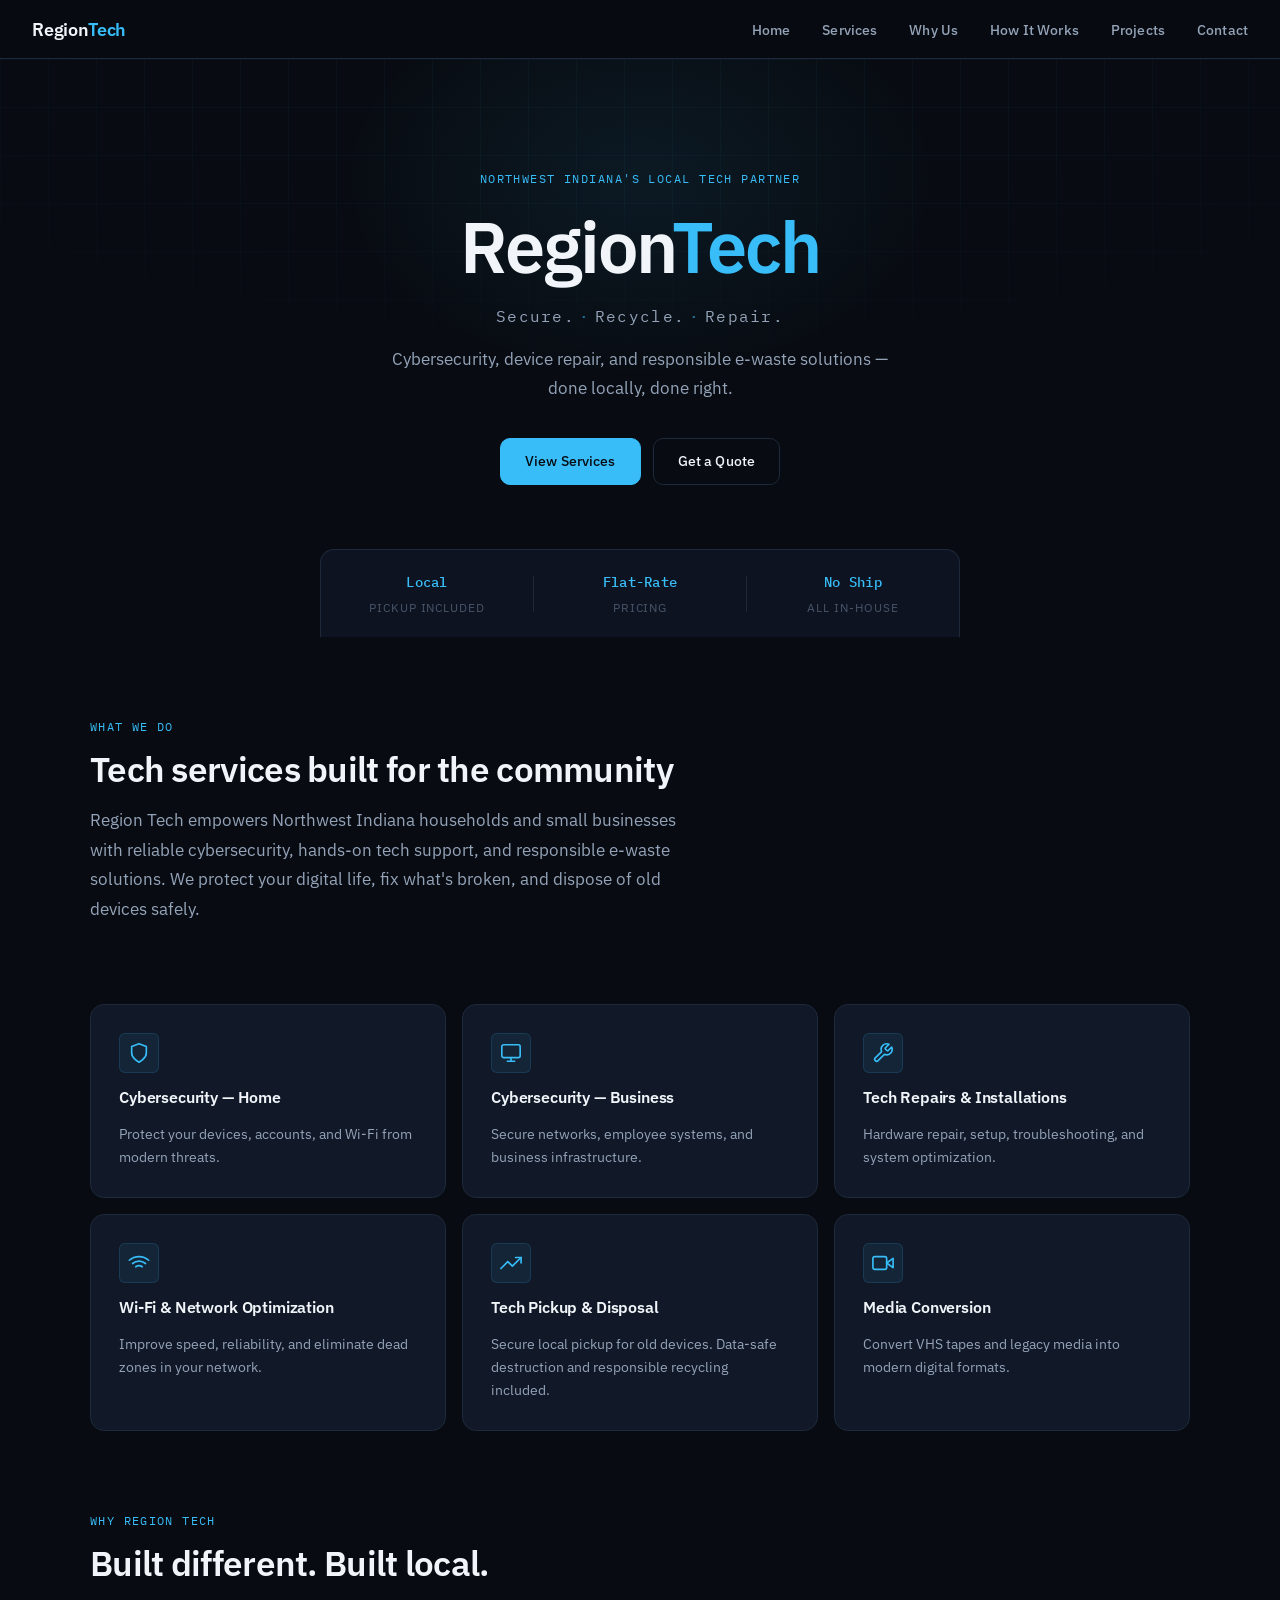
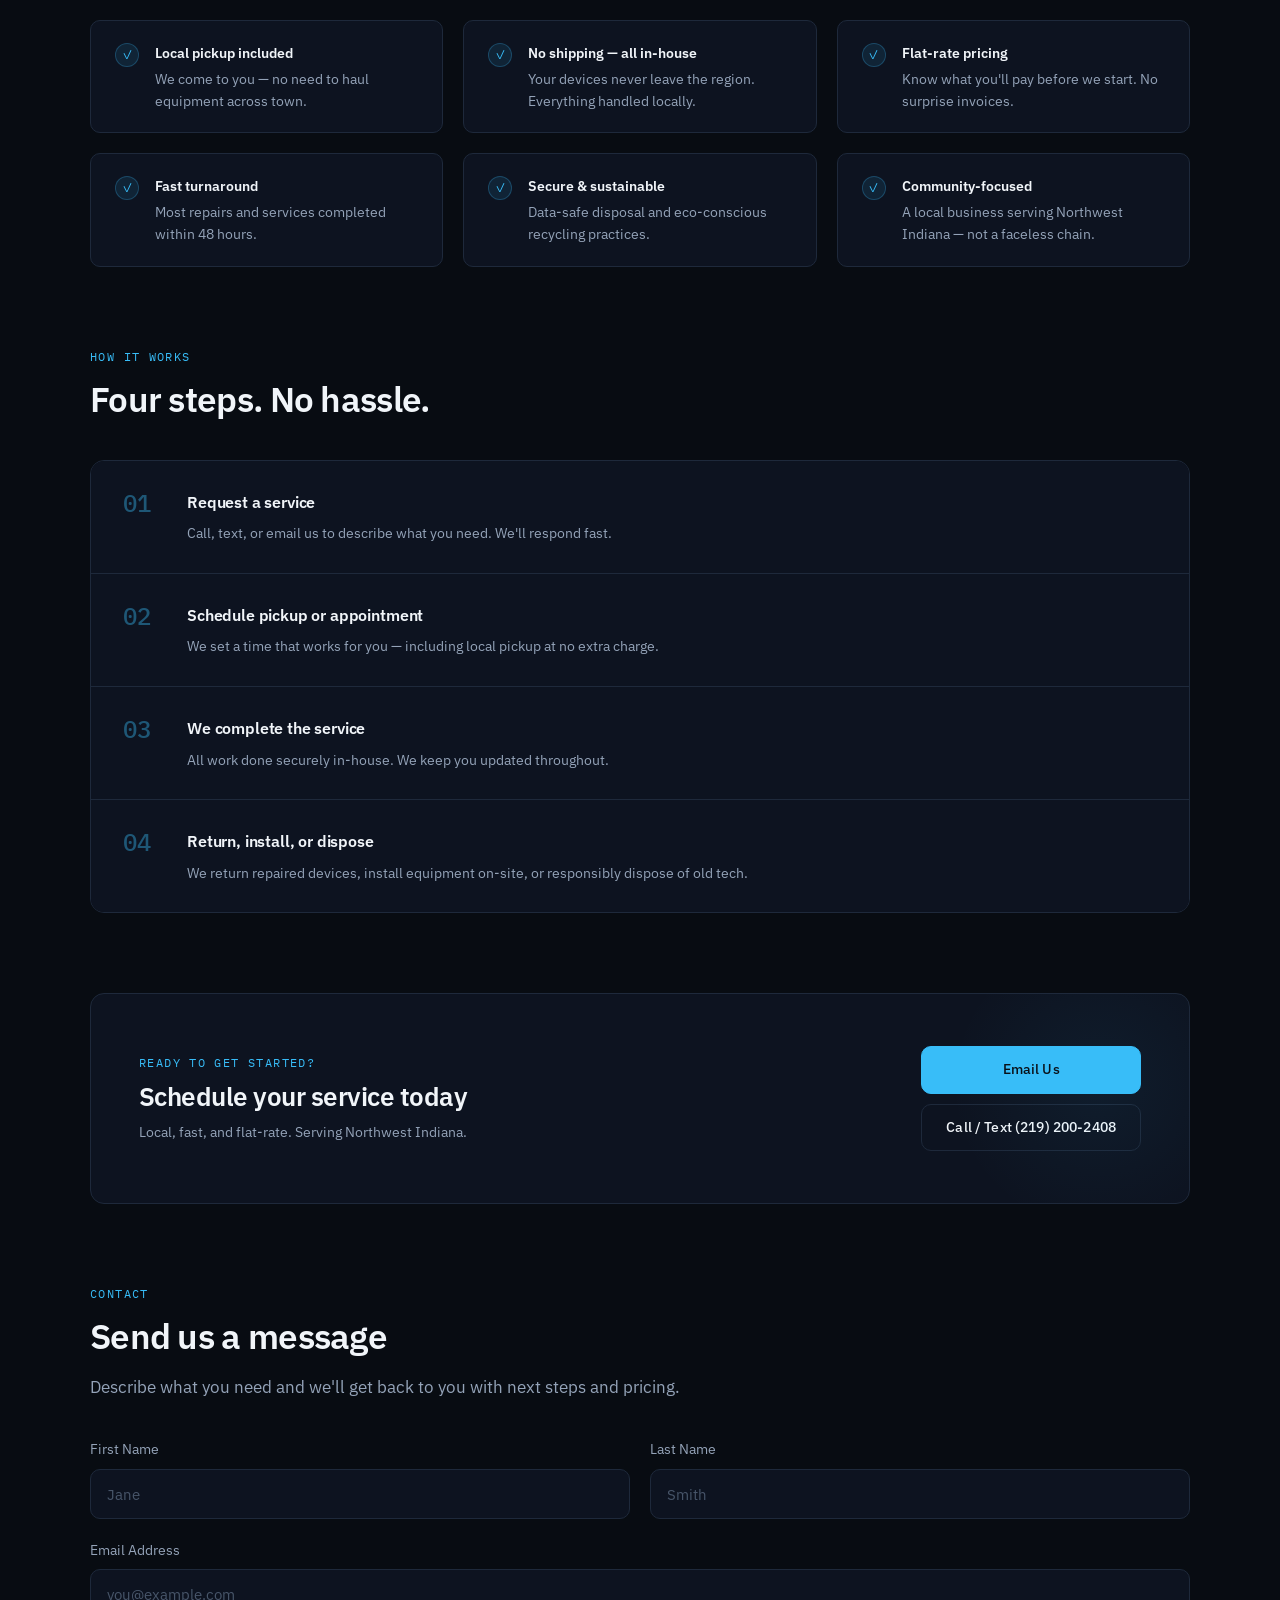
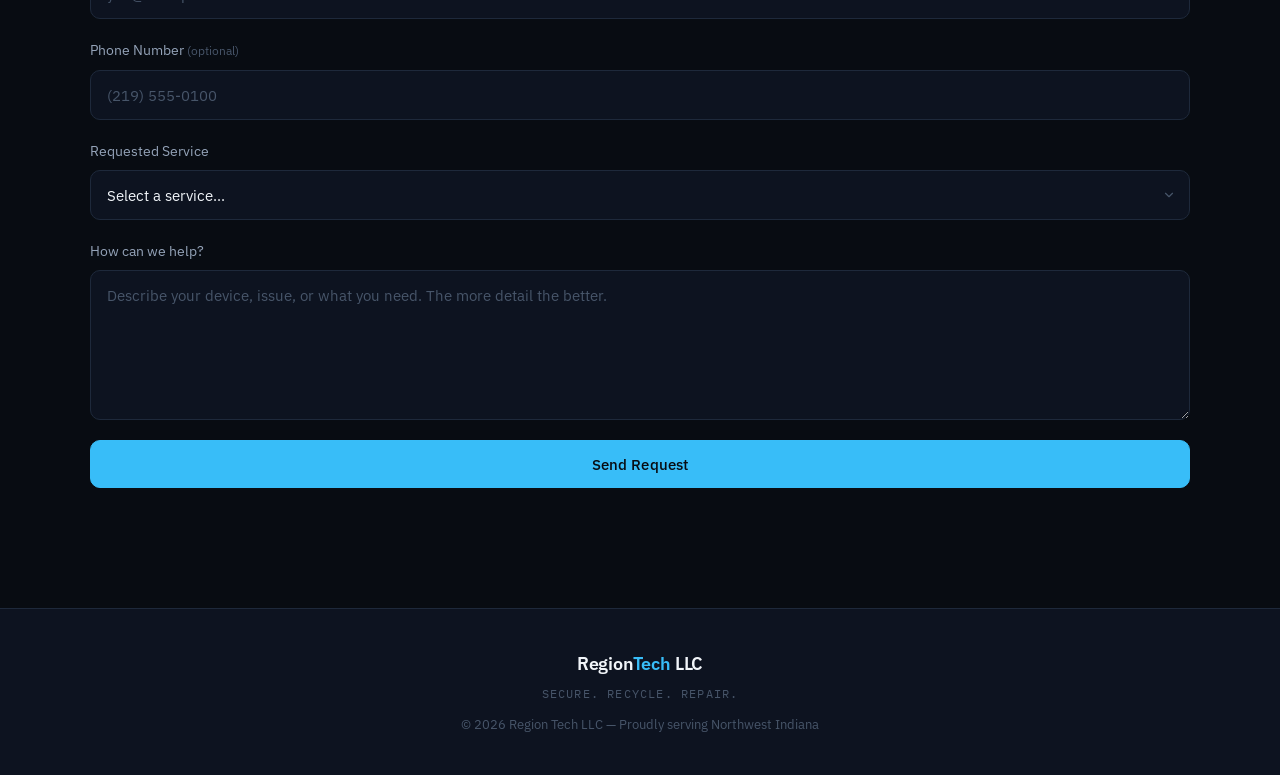
<file: index.html>
<!DOCTYPE html>
<html lang="en">
<head>
  <meta charset="UTF-8" />
  <meta name="viewport" content="width=device-width, initial-scale=1.0"/>
  <title>Region Tech | Secure. Recycle. Repair.</title>
  <link rel="preconnect" href="https://fonts.googleapis.com">
  <link rel="preconnect" href="https://fonts.gstatic.com" crossorigin>
  <link href="https://fonts.googleapis.com/css2?family=IBM+Plex+Sans:wght@300;400;500;600&family=IBM+Plex+Mono:wght@400;500&display=swap" rel="stylesheet">
  <link rel="stylesheet" href="assets/css/style.css">
</head>
<body>

<nav class="navbar">
  <a href="index.html" class="logo">Region<span>Tech</span></a>
  <button class="hamburger" onclick="toggleMenu()" aria-label="Toggle navigation">&#9776;</button>
  <div class="nav-links" id="navLinks">
    <a href="index.html">Home</a>
    <a href="services.html">Services</a>
    <a href="#why">Why Us</a>
    <a href="#how">How It Works</a>
    <a href="projects.html">Projects</a>
    <a href="contact.html">Contact</a>
  </div>
</nav>

<header class="hero">
  <div class="hero-grid-bg" aria-hidden="true"></div>
  <div class="hero-content">
    <p class="hero-eyebrow">Northwest Indiana's Local Tech Partner</p>
    <h1>Region<span>Tech</span></h1>
    <p class="tagline">Secure.<span class="dot">&#8201;·&#8201;</span>Recycle.<span class="dot">&#8201;·&#8201;</span>Repair.</p>
    <p class="subtext">Cybersecurity, device repair, and responsible e-waste solutions — done locally, done right.</p>
    <div class="hero-buttons">
      <a href="#services" class="btn btn-primary">View Services</a>
      <a href="mailto:info@regiontech.org" class="btn btn-outline">Get a Quote</a>
    </div>
  </div>
  <div class="hero-stats">
    <div class="stat"><span class="stat-num">Local</span><span class="stat-label">Pickup Included</span></div>
    <div class="stat-divider" aria-hidden="true"></div>
    <div class="stat"><span class="stat-num">Flat-Rate</span><span class="stat-label">Pricing</span></div>
    <div class="stat-divider" aria-hidden="true"></div>
    <div class="stat"><span class="stat-num">No Ship</span><span class="stat-label">All In-House</span></div>
  </div>
</header>

<main class="container">

  <!-- VALUE PROP -->
  <section class="section fade-in" id="services">
    <div class="section-label">What We Do</div>
    <h2>Tech services built for the community</h2>
    <p class="section-intro">
      Region Tech empowers Northwest Indiana households and small businesses with reliable cybersecurity,
      hands-on tech support, and responsible e-waste solutions. We protect your digital life,
      fix what's broken, and dispose of old devices safely.
    </p>
  </section>

  <!-- SERVICES GRID -->
  <section class="section fade-in">
    <div class="services">

<a href="services/cybersecurity-home.html" class="card">
  <div class="card-icon" aria-hidden="true">
    <svg width="22" height="22" viewBox="0 0 24 24" fill="none" stroke="currentColor" stroke-width="1.8" stroke-linecap="round" stroke-linejoin="round">
      <path d="M12 22s8-4 8-10V5l-8-3-8 3v7c0 6 8 10 8 10z"/>
    </svg>
  </div>

  <h3>Cybersecurity — Home</h3>
  <p>Protect your devices, accounts, and Wi-Fi from modern threats.</p>
</a>



<a href="services/cybersecurity-business.html" class="card">
  <div class="card-icon" aria-hidden="true">
    <svg width="22" height="22" viewBox="0 0 24 24" fill="none" stroke="currentColor" stroke-width="1.8" stroke-linecap="round" stroke-linejoin="round">
      <rect x="2" y="3" width="20" height="14" rx="2"/>
      <path d="M8 21h8M12 17v4"/>
    </svg>
  </div>

  <h3>Cybersecurity — Business</h3>
  <p>Secure networks, employee systems, and business infrastructure.</p>
</a>



<a href="services/tech-repair.html" class="card">
  <div class="card-icon" aria-hidden="true">
    <svg width="22" height="22" viewBox="0 0 24 24" fill="none" stroke="currentColor" stroke-width="1.8" stroke-linecap="round" stroke-linejoin="round">
      <path d="M14.7 6.3a1 1 0 0 0 0 1.4l1.6 1.6a1 1 0 0 0 1.4 0l3.77-3.77a6 6 0 0 1-7.94 7.94l-6.91 6.91a2.12 2.12 0 0 1-3-3l6.91-6.91a6 6 0 0 1 7.94-7.94l-3.76 3.76z"/>
    </svg>
  </div>

  <h3>Tech Repairs & Installations</h3>
  <p>Hardware repair, setup, troubleshooting, and system optimization.</p>
</a>



<a href="services/network-optimization.html" class="card">
  <div class="card-icon" aria-hidden="true">
    <svg width="22" height="22" viewBox="0 0 24 24" fill="none" stroke="currentColor" stroke-width="1.8" stroke-linecap="round" stroke-linejoin="round">
      <path d="M5 12.55a11 11 0 0 1 14.08 0"/>
      <path d="M1.42 9a16 16 0 0 1 21.16 0"/>
      <path d="M8.53 16.11a6 6 0 0 1 6.95 0"/>
    </svg>
  </div>

  <h3>Wi-Fi & Network Optimization</h3>
  <p>Improve speed, reliability, and eliminate dead zones in your network.</p>
</a>

<a href="services/tech-disposal.html" class="card">
  <div class="card-icon" aria-hidden="true">
    <svg width="22" height="22" viewBox="0 0 24 24" fill="none" stroke="currentColor" stroke-width="1.8" stroke-linecap="round" stroke-linejoin="round">
      <polyline points="23 6 13.5 15.5 8.5 10.5 1 18"/>
      <polyline points="17 6 23 6 23 12"/>
    </svg>
  </div>

  <h3>Tech Pickup & Disposal</h3>
  <p>Secure local pickup for old devices. Data-safe destruction and responsible recycling included.</p>
</a>

<a href="services/media-conversion.html" class="card">
  <div class="card-icon" aria-hidden="true">
    <svg width="22" height="22" viewBox="0 0 24 24" fill="none" stroke="currentColor" stroke-width="1.8" stroke-linecap="round" stroke-linejoin="round">
      <polygon points="23 7 16 12 23 17 23 7"/>
      <rect x="1" y="5" width="15" height="14" rx="2"/>
    </svg>
  </div>

  <h3>Media Conversion</h3>
  <p>Convert VHS tapes and legacy media into modern digital formats.</p>
</a>

    </div>
  </section>

  <!-- WHY US -->
  <section class="section fade-in" id="why">
    <div class="section-label">Why Region Tech</div>
    <h2>Built different. Built local.</h2>
    <div class="why-grid">
      <div class="why-item">
        <div class="why-check" aria-hidden="true">&#10003;</div>
        <div>
          <strong>Local pickup included</strong>
          <p>We come to you — no need to haul equipment across town.</p>
        </div>
      </div>
      <div class="why-item">
        <div class="why-check" aria-hidden="true">&#10003;</div>
        <div>
          <strong>No shipping — all in-house</strong>
          <p>Your devices never leave the region. Everything handled locally.</p>
        </div>
      </div>
      <div class="why-item">
        <div class="why-check" aria-hidden="true">&#10003;</div>
        <div>
          <strong>Flat-rate pricing</strong>
          <p>Know what you'll pay before we start. No surprise invoices.</p>
        </div>
      </div>
      <div class="why-item">
        <div class="why-check" aria-hidden="true">&#10003;</div>
        <div>
          <strong>Fast turnaround</strong>
          <p>Most repairs and services completed within 48 hours.</p>
        </div>
      </div>
      <div class="why-item">
        <div class="why-check" aria-hidden="true">&#10003;</div>
        <div>
          <strong>Secure &amp; sustainable</strong>
          <p>Data-safe disposal and eco-conscious recycling practices.</p>
        </div>
      </div>
      <div class="why-item">
        <div class="why-check" aria-hidden="true">&#10003;</div>
        <div>
          <strong>Community-focused</strong>
          <p>A local business serving Northwest Indiana — not a faceless chain.</p>
        </div>
      </div>
    </div>
  </section>

  <!-- HOW IT WORKS -->
  <section class="section fade-in" id="how">
    <div class="section-label">How It Works</div>
    <h2>Four steps. No hassle.</h2>
    <div class="steps">
      <div class="step">
        <div class="step-num">01</div>
        <div class="step-body">
          <h3>Request a service</h3>
          <p>Call, text, or email us to describe what you need. We'll respond fast.</p>
        </div>
      </div>
      <div class="step">
        <div class="step-num">02</div>
        <div class="step-body">
          <h3>Schedule pickup or appointment</h3>
          <p>We set a time that works for you — including local pickup at no extra charge.</p>
        </div>
      </div>
      <div class="step">
        <div class="step-num">03</div>
        <div class="step-body">
          <h3>We complete the service</h3>
          <p>All work done securely in-house. We keep you updated throughout.</p>
        </div>
      </div>
      <div class="step">
        <div class="step-num">04</div>
        <div class="step-body">
          <h3>Return, install, or dispose</h3>
          <p>We return repaired devices, install equipment on-site, or responsibly dispose of old tech.</p>
        </div>
      </div>
    </div>
  </section>

  <!-- CTA -->
  <section class="section fade-in">
    <div class="cta">
      <div class="cta-content">
        <p class="cta-eyebrow">Ready to get started?</p>
        <h2>Schedule your service today</h2>
        <p class="cta-sub">Local, fast, and flat-rate. Serving Northwest Indiana.</p>
      </div>
      <div class="cta-contact">
        <a href="mailto:info@regiontech.org" class="btn btn-primary">Email Us</a>
        <a href="tel:+12192002408" class="btn btn-outline">Call / Text (219) 200-2408</a>
      </div>
    </div>
  </section>

<!-- =============================================
     REGION TECH — Contact Form Snippet
     Drop this inside a <section> or <div>
     within your .container on any page.
     Requires contact form CSS in style.css.
     ============================================= -->

<section class="section fade-in" id="contact-form">
  <div class="section-label">Contact</div>
  <h2>Send us a message</h2>
  <p class="section-intro">
    Describe what you need and we'll get back to you with next steps and pricing.
  </p>

  <form
    action="https://api.web3forms.com/submit"
    method="POST"
    class="contact-form"
  >
  <input type="hidden" name="access_key" value="edbbfa2b-58e3-4f3c-8820-8a0ff33c2e7c">
  <input type="hidden" name="subject" value="New Region Tech Service Request">
  <input type="hidden" name="redirect" value="https://regiontech.org/thankyou.html">

    <div class="form-grid">
      <div class="form-group">
        <label for="first-name">First Name</label>
        <input type="text" id="first-name" name="First Name" placeholder="Jane" required>
      </div>
      <div class="form-group">
        <label for="last-name">Last Name</label>
        <input type="text" id="last-name" name="Last Name" placeholder="Smith" required>
      </div>
    </div>

    <div class="form-group">
      <label for="email">Email Address</label>
      <input type="email" id="email" name="Email" placeholder="you@example.com" required>
    </div>

    <div class="form-group">
      <label for="phone">Phone Number <span class="form-optional">(optional)</span></label>
      <input type="tel" id="phone" name="Phone" placeholder="(219) 555-0100">
    </div>

    <div class="form-group">
      <label for="service">Requested Service</label>
      <div class="select-wrapper">
        <select id="service" name="Service">
          <option value="">Select a service...</option>
          <option>Home Cybersecurity</option>
          <option>Business Cybersecurity</option>
          <option>Tech Repair &amp; Installation</option>
          <option>Wi-Fi &amp; Network Optimization</option>
          <option>Tech Pickup &amp; Disposal</option>
          <option>Media Conversion</option>
          <option>Other / Not Sure</option>
        </select>
        <svg class="select-chevron" width="14" height="14" viewBox="0 0 24 24" fill="none" stroke="currentColor" stroke-width="2" stroke-linecap="round" stroke-linejoin="round" aria-hidden="true"><polyline points="6 9 12 15 18 9"/></svg>
      </div>
    </div>

    <div class="form-group">
      <label for="message">How can we help?</label>
      <textarea
        id="message"
        name="Message"
        rows="6"
        placeholder="Describe your device, issue, or what you need. The more detail the better."
        required
      ></textarea>
    </div>

    <button type="submit" class="btn btn-primary btn-full">Send Request</button>

  </form>
</section>

</main>

<footer>
  <div class="footer-inner">
    <div class="footer-brand">Region<span>Tech</span> LLC</div>
    <p class="footer-tagline">Secure. Recycle. Repair.</p>
    <p class="footer-copy">&copy; 2026 Region Tech LLC &mdash; Proudly serving Northwest Indiana</p>
  </div>
</footer>

<script src="assets/js/script.js"></script>
</body>
</html>
</file>
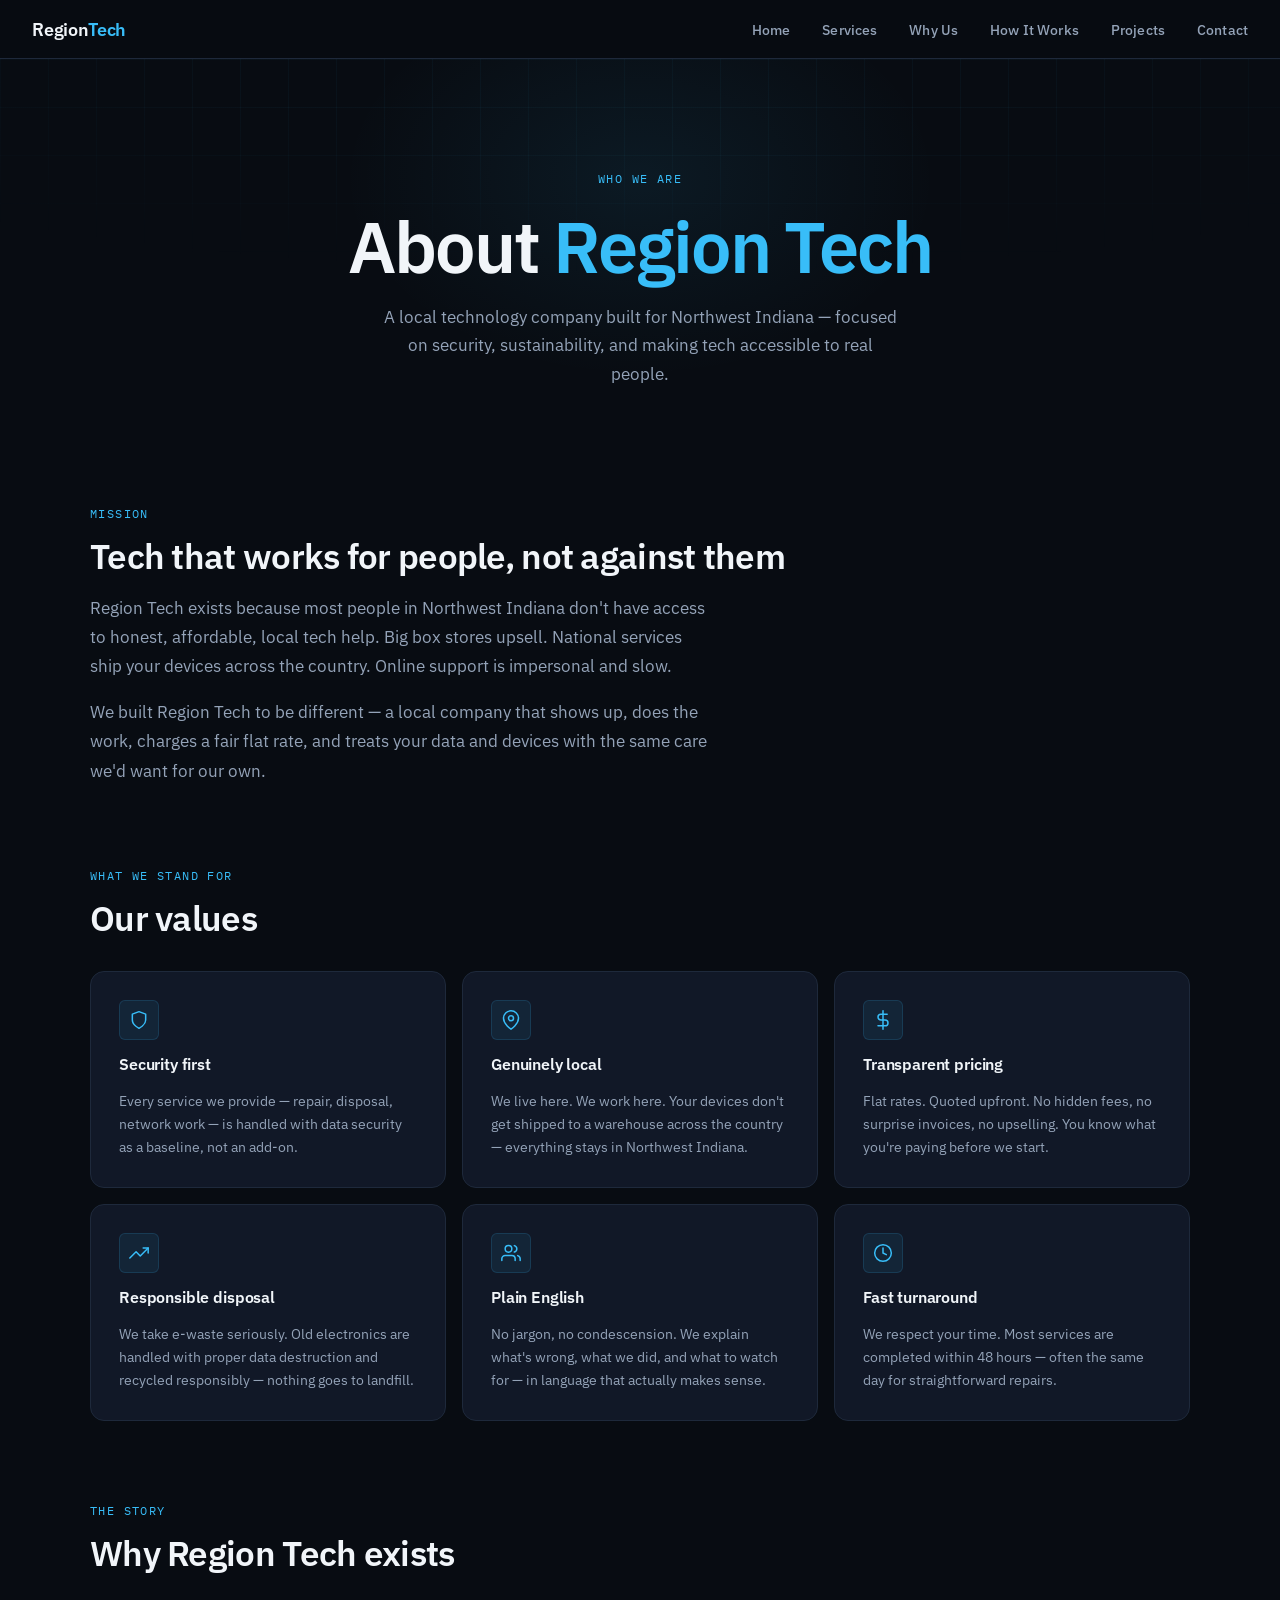
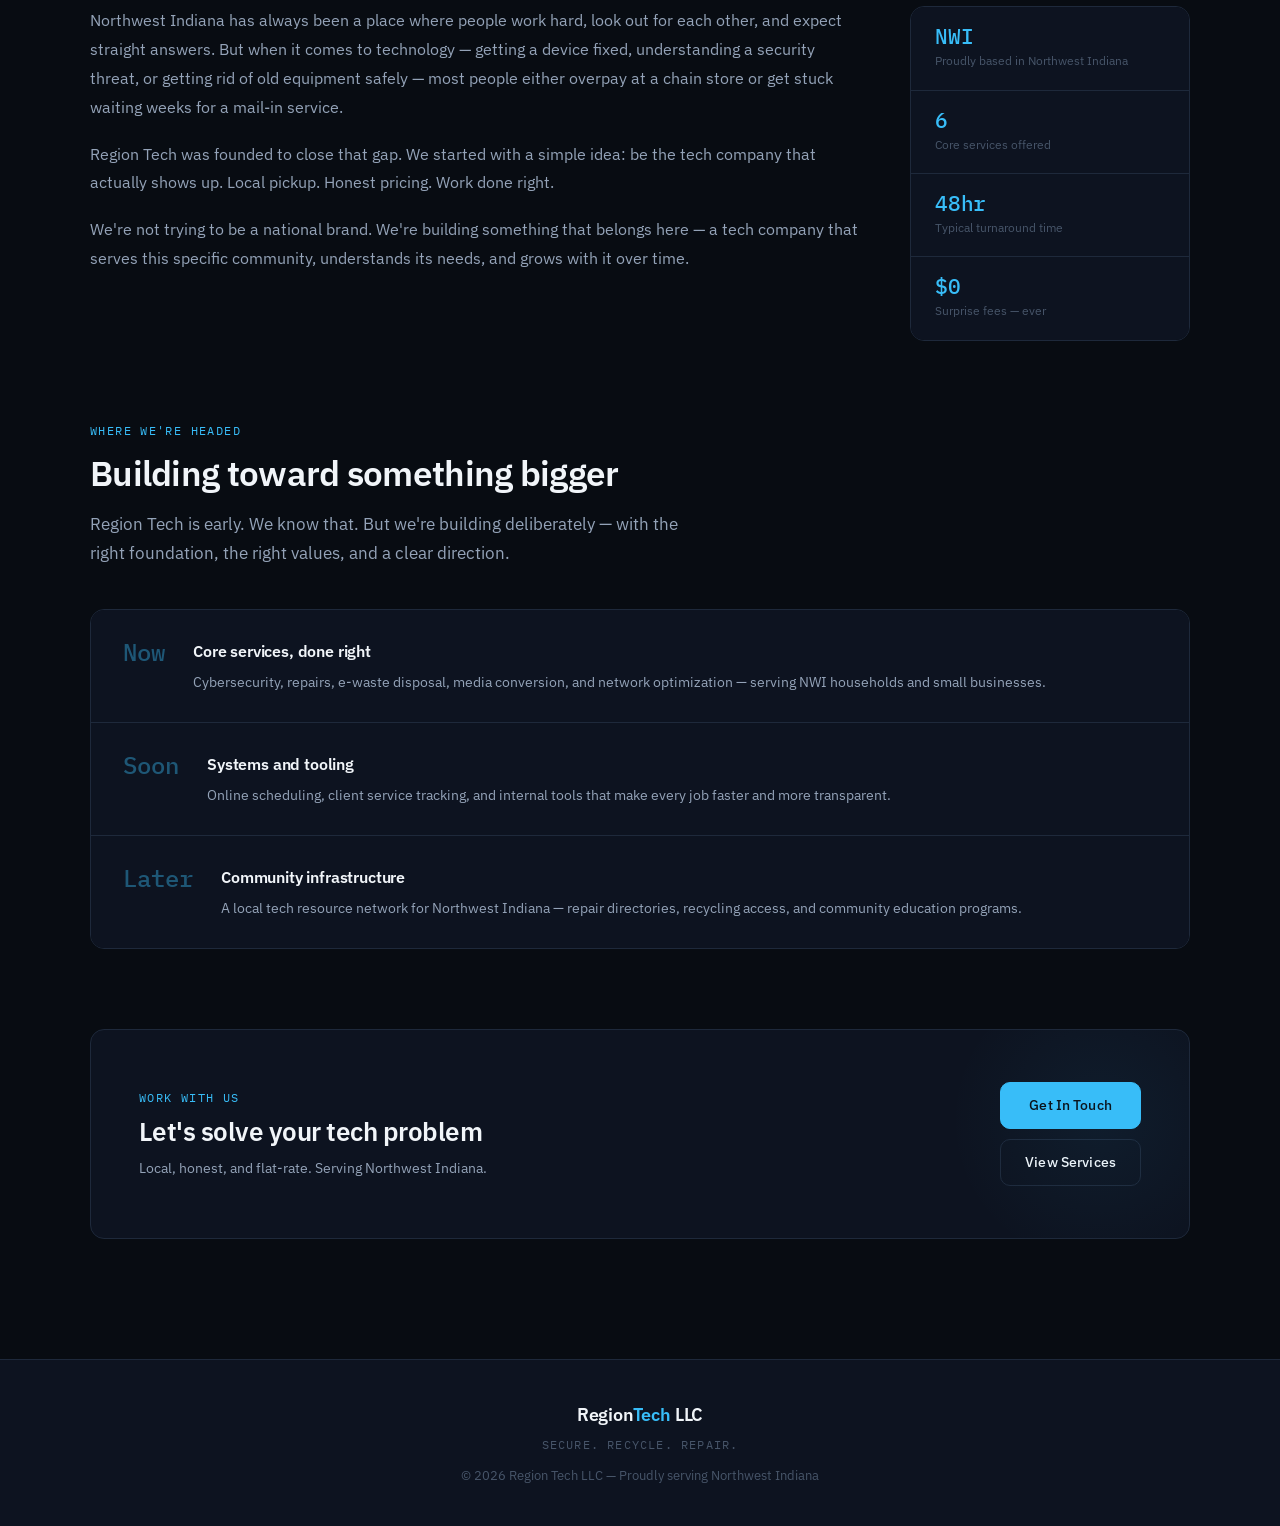
<file: about.html>
<!DOCTYPE html>
<html lang="en">
<head>
  <meta charset="UTF-8" />
  <meta name="viewport" content="width=device-width, initial-scale=1.0"/>
  <title>About | Region Tech</title>
  <link rel="preconnect" href="https://fonts.googleapis.com">
  <link rel="preconnect" href="https://fonts.gstatic.com" crossorigin>
  <link href="https://fonts.googleapis.com/css2?family=IBM+Plex+Sans:wght@300;400;500;600&family=IBM+Plex+Mono:wght@400;500&display=swap" rel="stylesheet">
  <link rel="stylesheet" href="assets/css/style.css">
</head>
<body>

<nav class="navbar">
  <a href="index.html" class="logo">Region<span>Tech</span></a>
  <button class="hamburger" onclick="toggleMenu()" aria-label="Toggle navigation">&#9776;</button>
  <div class="nav-links" id="navLinks">
    <a href="index.html">Home</a>
    <a href="services.html">Services</a>
    <a href="index.html#why">Why Us</a>
    <a href="index.html#how">How It Works</a>
    <a href="projects.html">Projects</a>
    <a href="contact.html">Contact</a>
  </div>
</nav>

<header class="hero">
  <div class="hero-grid-bg" aria-hidden="true"></div>
  <div class="hero-content">
    <p class="hero-eyebrow">Who We Are</p>
    <h1>About <span>Region Tech</span></h1>
    <p class="subtext">
      A local technology company built for Northwest Indiana — focused on security,
      sustainability, and making tech accessible to real people.
    </p>
  </div>
</header>

<main class="container">

  <!-- MISSION -->
  <section class="section fade-in">
    <div class="section-label">Mission</div>
    <h2>Tech that works for people, not against them</h2>
    <p class="section-intro">
      Region Tech exists because most people in Northwest Indiana don't have access to honest,
      affordable, local tech help. Big box stores upsell. National services ship your devices
      across the country. Online support is impersonal and slow.
    </p>
    <p class="section-intro" style="margin-top: 16px;">
      We built Region Tech to be different — a local company that shows up, does the work,
      charges a fair flat rate, and treats your data and devices with the same care we'd
      want for our own.
    </p>
  </section>

  <!-- VALUES -->
  <section class="section fade-in">
    <div class="section-label">What We Stand For</div>
    <h2>Our values</h2>
    <div class="values-grid">

      <div class="value-card">
        <div class="value-icon" aria-hidden="true">
          <svg width="20" height="20" viewBox="0 0 24 24" fill="none" stroke="currentColor" stroke-width="1.8" stroke-linecap="round" stroke-linejoin="round"><path d="M12 22s8-4 8-10V5l-8-3-8 3v7c0 6 8 10 8 10z"/></svg>
        </div>
        <h3>Security first</h3>
        <p>Every service we provide — repair, disposal, network work — is handled with data security as a baseline, not an add-on.</p>
      </div>

      <div class="value-card">
        <div class="value-icon" aria-hidden="true">
          <svg width="20" height="20" viewBox="0 0 24 24" fill="none" stroke="currentColor" stroke-width="1.8" stroke-linecap="round" stroke-linejoin="round"><path d="M21 10c0 7-9 13-9 13s-9-6-9-13a9 9 0 0 1 18 0z"/><circle cx="12" cy="10" r="3"/></svg>
        </div>
        <h3>Genuinely local</h3>
        <p>We live here. We work here. Your devices don't get shipped to a warehouse across the country — everything stays in Northwest Indiana.</p>
      </div>

      <div class="value-card">
        <div class="value-icon" aria-hidden="true">
          <svg width="20" height="20" viewBox="0 0 24 24" fill="none" stroke="currentColor" stroke-width="1.8" stroke-linecap="round" stroke-linejoin="round"><line x1="12" y1="1" x2="12" y2="23"/><path d="M17 5H9.5a3.5 3.5 0 0 0 0 7h5a3.5 3.5 0 0 1 0 7H6"/></svg>
        </div>
        <h3>Transparent pricing</h3>
        <p>Flat rates. Quoted upfront. No hidden fees, no surprise invoices, no upselling. You know what you're paying before we start.</p>
      </div>

      <div class="value-card">
        <div class="value-icon" aria-hidden="true">
          <svg width="20" height="20" viewBox="0 0 24 24" fill="none" stroke="currentColor" stroke-width="1.8" stroke-linecap="round" stroke-linejoin="round"><polyline points="23 6 13.5 15.5 8.5 10.5 1 18"/><polyline points="17 6 23 6 23 12"/></svg>
        </div>
        <h3>Responsible disposal</h3>
        <p>We take e-waste seriously. Old electronics are handled with proper data destruction and recycled responsibly — nothing goes to landfill.</p>
      </div>

      <div class="value-card">
        <div class="value-icon" aria-hidden="true">
          <svg width="20" height="20" viewBox="0 0 24 24" fill="none" stroke="currentColor" stroke-width="1.8" stroke-linecap="round" stroke-linejoin="round"><path d="M17 21v-2a4 4 0 0 0-4-4H5a4 4 0 0 0-4 4v2"/><circle cx="9" cy="7" r="4"/><path d="M23 21v-2a4 4 0 0 0-3-3.87"/><path d="M16 3.13a4 4 0 0 1 0 7.75"/></svg>
        </div>
        <h3>Plain English</h3>
        <p>No jargon, no condescension. We explain what's wrong, what we did, and what to watch for — in language that actually makes sense.</p>
      </div>

      <div class="value-card">
        <div class="value-icon" aria-hidden="true">
          <svg width="20" height="20" viewBox="0 0 24 24" fill="none" stroke="currentColor" stroke-width="1.8" stroke-linecap="round" stroke-linejoin="round"><circle cx="12" cy="12" r="10"/><polyline points="12 6 12 12 16 14"/></svg>
        </div>
        <h3>Fast turnaround</h3>
        <p>We respect your time. Most services are completed within 48 hours — often the same day for straightforward repairs.</p>
      </div>

    </div>
  </section>

  <!-- STORY -->
  <section class="section fade-in">
    <div class="section-label">The Story</div>
    <h2>Why Region Tech exists</h2>
    <div class="story-block">
      <div class="story-text">
        <p>
          Northwest Indiana has always been a place where people work hard, look out for each other,
          and expect straight answers. But when it comes to technology — getting a device fixed,
          understanding a security threat, or getting rid of old equipment safely — most people
          either overpay at a chain store or get stuck waiting weeks for a mail-in service.
        </p>
        <p>
          Region Tech was founded to close that gap. We started with a simple idea: be the tech
          company that actually shows up. Local pickup. Honest pricing. Work done right.
        </p>
        <p>
          We're not trying to be a national brand. We're building something that belongs here —
          a tech company that serves this specific community, understands its needs, and grows
          with it over time.
        </p>
      </div>
      <div class="story-stats">
        <div class="story-stat">
          <span class="story-stat-num">NWI</span>
          <span class="story-stat-label">Proudly based in Northwest Indiana</span>
        </div>
        <div class="story-stat">
          <span class="story-stat-num">6</span>
          <span class="story-stat-label">Core services offered</span>
        </div>
        <div class="story-stat">
          <span class="story-stat-num">48hr</span>
          <span class="story-stat-label">Typical turnaround time</span>
        </div>
        <div class="story-stat">
          <span class="story-stat-num">$0</span>
          <span class="story-stat-label">Surprise fees — ever</span>
        </div>
      </div>
    </div>
  </section>

  <!-- WHAT WE'RE BUILDING -->
  <section class="section fade-in">
    <div class="section-label">Where We're Headed</div>
    <h2>Building toward something bigger</h2>
    <p class="section-intro" style="margin-bottom: 36px;">
      Region Tech is early. We know that. But we're building deliberately —
      with the right foundation, the right values, and a clear direction.
    </p>
    <div class="steps">
      <div class="step">
        <div class="step-num">Now</div>
        <div class="step-body">
          <h3>Core services, done right</h3>
          <p>Cybersecurity, repairs, e-waste disposal, media conversion, and network optimization — serving NWI households and small businesses.</p>
        </div>
      </div>
      <div class="step">
        <div class="step-num">Soon</div>
        <div class="step-body">
          <h3>Systems and tooling</h3>
          <p>Online scheduling, client service tracking, and internal tools that make every job faster and more transparent.</p>
        </div>
      </div>
      <div class="step">
        <div class="step-num">Later</div>
        <div class="step-body">
          <h3>Community infrastructure</h3>
          <p>A local tech resource network for Northwest Indiana — repair directories, recycling access, and community education programs.</p>
        </div>
      </div>
    </div>
  </section>

  <!-- CTA -->
  <section class="section fade-in">
    <div class="cta">
      <div class="cta-content">
        <p class="cta-eyebrow">Work with us</p>
        <h2>Let's solve your tech problem</h2>
        <p class="cta-sub">Local, honest, and flat-rate. Serving Northwest Indiana.</p>
      </div>
      <div class="cta-contact">
        <a href="contact.html" class="btn btn-primary">Get In Touch</a>
        <a href="services.html" class="btn btn-outline">View Services</a>
      </div>
    </div>
  </section>

</main>

<footer>
  <div class="footer-inner">
    <div class="footer-brand">Region<span>Tech</span> LLC</div>
    <p class="footer-tagline">Secure. Recycle. Repair.</p>
    <p class="footer-copy">&copy; 2026 Region Tech LLC &mdash; Proudly serving Northwest Indiana</p>
  </div>
</footer>

<script src="assets/js/script.js"></script>
</body>
</html>
</file>
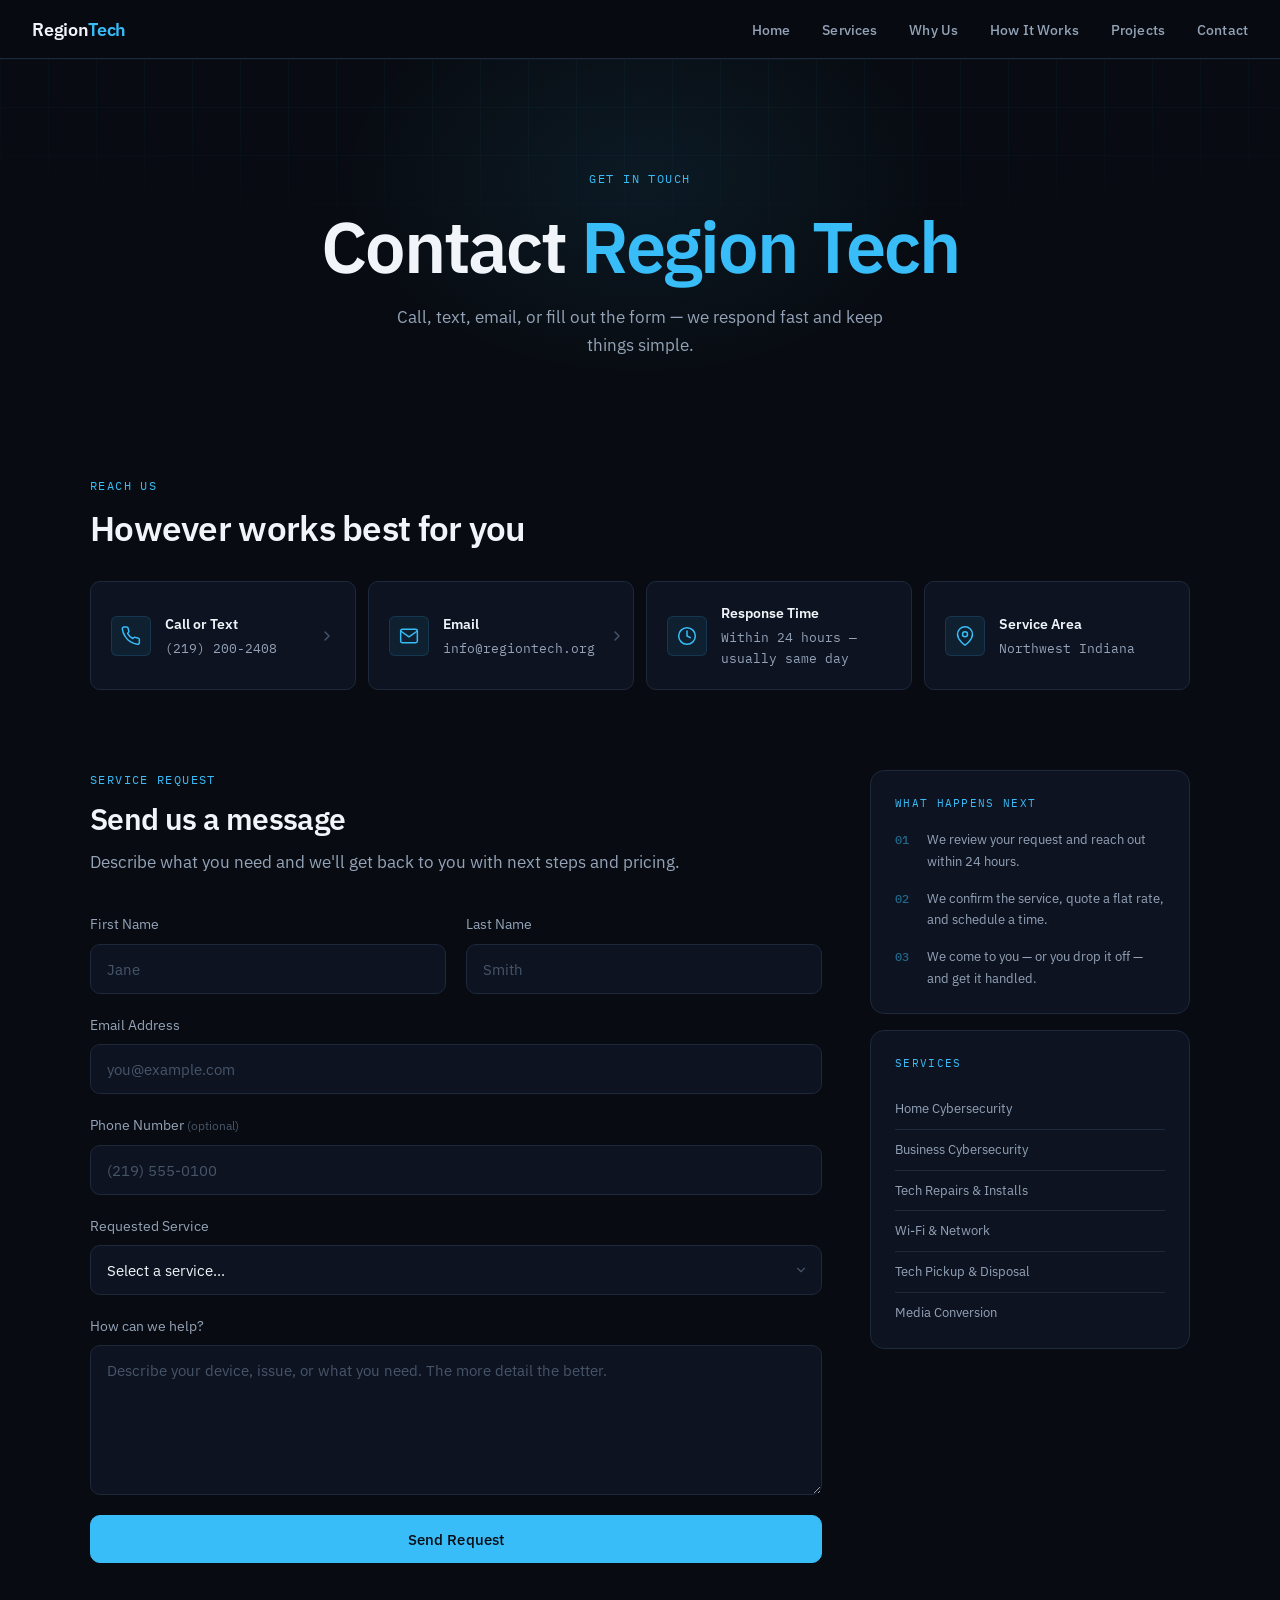
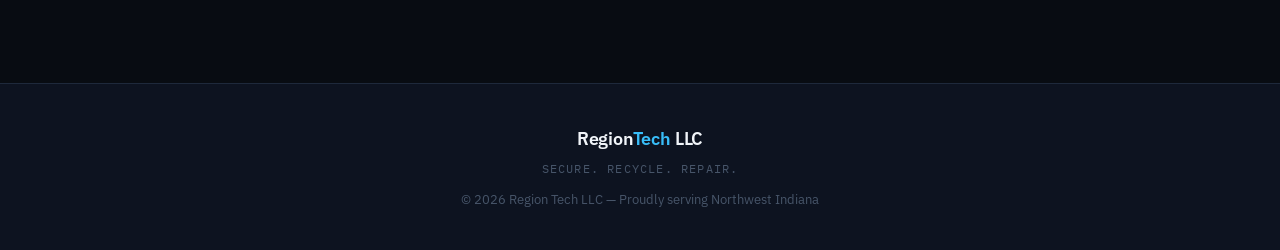
<file: contact.html>
<!DOCTYPE html>
<html lang="en">
<head>
  <meta charset="UTF-8" />
  <meta name="viewport" content="width=device-width, initial-scale=1.0"/>
  <title>Contact | Region Tech</title>
  <link rel="preconnect" href="https://fonts.googleapis.com">
  <link rel="preconnect" href="https://fonts.gstatic.com" crossorigin>
  <link href="https://fonts.googleapis.com/css2?family=IBM+Plex+Sans:wght@300;400;500;600&family=IBM+Plex+Mono:wght@400;500&display=swap" rel="stylesheet">
  <link rel="stylesheet" href="assets/css/style.css">
</head>
<body>

<nav class="navbar">
  <a href="index.html" class="logo">Region<span>Tech</span></a>
  <button class="hamburger" onclick="toggleMenu()" aria-label="Toggle navigation">&#9776;</button>
  <div class="nav-links" id="navLinks">
    <a href="index.html">Home</a>
    <a href="services.html">Services</a>
    <a href="index.html#why">Why Us</a>
    <a href="index.html#how">How It Works</a>
    <a href="projects.html">Projects</a>
    <a href="contact.html">Contact</a>
  </div>
</nav>

<header class="hero">
  <div class="hero-grid-bg" aria-hidden="true"></div>
  <div class="hero-content">
    <p class="hero-eyebrow">Get In Touch</p>
    <h1>Contact <span>Region Tech</span></h1>
    <p class="subtext">
      Call, text, email, or fill out the form — we respond fast and keep things simple.
    </p>
  </div>
</header>

<main class="container">

  <!-- CONTACT METHODS -->
  <section class="section fade-in">
    <div class="section-label">Reach Us</div>
    <h2>However works best for you</h2>
    <div class="contact-methods">

      <a href="tel:+12192002408" class="contact-method">
        <div class="contact-method-icon" aria-hidden="true">
          <svg width="20" height="20" viewBox="0 0 24 24" fill="none" stroke="currentColor" stroke-width="1.8" stroke-linecap="round" stroke-linejoin="round">
            <path d="M22 16.92v3a2 2 0 0 1-2.18 2 19.79 19.79 0 0 1-8.63-3.07A19.5 19.5 0 0 1 4.69 12 19.79 19.79 0 0 1 1.61 3.4 2 2 0 0 1 3.6 1.22h3a2 2 0 0 1 2 1.72c.127.96.361 1.903.7 2.81a2 2 0 0 1-.45 2.11L7.91 8.82a16 16 0 0 0 6.29 6.29l.96-.96a2 2 0 0 1 2.11-.45c.907.339 1.85.573 2.81.7A2 2 0 0 1 22 16.92z"/>
          </svg>
        </div>
        <div class="contact-method-body">
          <strong>Call or Text</strong>
          <span>(219) 200-2408</span>
        </div>
        <svg class="contact-method-arrow" width="16" height="16" viewBox="0 0 24 24" fill="none" stroke="currentColor" stroke-width="2" stroke-linecap="round" stroke-linejoin="round"><polyline points="9 18 15 12 9 6"/></svg>
      </a>

      <a href="mailto:info@regiontech.org" class="contact-method">
        <div class="contact-method-icon" aria-hidden="true">
          <svg width="20" height="20" viewBox="0 0 24 24" fill="none" stroke="currentColor" stroke-width="1.8" stroke-linecap="round" stroke-linejoin="round">
            <path d="M4 4h16c1.1 0 2 .9 2 2v12c0 1.1-.9 2-2 2H4c-1.1 0-2-.9-2-2V6c0-1.1.9-2 2-2z"/>
            <polyline points="22,6 12,13 2,6"/>
          </svg>
        </div>
        <div class="contact-method-body">
          <strong>Email</strong>
          <span>info@regiontech.org</span>
        </div>
        <svg class="contact-method-arrow" width="16" height="16" viewBox="0 0 24 24" fill="none" stroke="currentColor" stroke-width="2" stroke-linecap="round" stroke-linejoin="round"><polyline points="9 18 15 12 9 6"/></svg>
      </a>

      <div class="contact-method contact-method--static">
        <div class="contact-method-icon" aria-hidden="true">
          <svg width="20" height="20" viewBox="0 0 24 24" fill="none" stroke="currentColor" stroke-width="1.8" stroke-linecap="round" stroke-linejoin="round">
            <circle cx="12" cy="12" r="10"/>
            <polyline points="12 6 12 12 16 14"/>
          </svg>
        </div>
        <div class="contact-method-body">
          <strong>Response Time</strong>
          <span>Within 24 hours — usually same day</span>
        </div>
      </div>

      <div class="contact-method contact-method--static">
        <div class="contact-method-icon" aria-hidden="true">
          <svg width="20" height="20" viewBox="0 0 24 24" fill="none" stroke="currentColor" stroke-width="1.8" stroke-linecap="round" stroke-linejoin="round">
            <path d="M21 10c0 7-9 13-9 13s-9-6-9-13a9 9 0 0 1 18 0z"/>
            <circle cx="12" cy="10" r="3"/>
          </svg>
        </div>
        <div class="contact-method-body">
          <strong>Service Area</strong>
          <span>Northwest Indiana</span>
        </div>
      </div>

    </div>
  </section>

  <!-- FORM + SIDEBAR -->
  <section class="section fade-in">
    <div class="contact-layout">

      <!-- FORM -->
      <div class="contact-form-wrapper">
        <div class="section-label">Service Request</div>
        <h2>Send us a message</h2>
        <p class="section-intro" style="margin-bottom: 32px;">
          Describe what you need and we'll get back to you with next steps and pricing.
        </p>

        <form
          action="https://api.web3forms.com/submit"
          method="POST"
          class="contact-form"
        >
          <input type="hidden" name="access_key" value="edbbfa2b-58e3-4f3c-8820-8a0ff33c2e7c">
          <input type="hidden" name="subject" value="New Region Tech Service Request">
          <input type="hidden" name="redirect" value="https://regiontech.org/thankyou.html">

          <div class="form-grid">
            <div class="form-group">
              <label for="first-name">First Name</label>
              <input type="text" id="first-name" name="First Name" placeholder="Jane" required>
            </div>
            <div class="form-group">
              <label for="last-name">Last Name</label>
              <input type="text" id="last-name" name="Last Name" placeholder="Smith" required>
            </div>
          </div>

          <div class="form-group">
            <label for="email">Email Address</label>
            <input type="email" id="email" name="Email" placeholder="you@example.com" required>
          </div>

          <div class="form-group">
            <label for="phone">Phone Number <span class="form-optional">(optional)</span></label>
            <input type="tel" id="phone" name="Phone" placeholder="(219) 555-0100">
          </div>

          <div class="form-group">
            <label for="service">Requested Service</label>
            <div class="select-wrapper">
              <select id="service" name="Service">
                <option value="">Select a service...</option>
                <option>Home Cybersecurity</option>
                <option>Business Cybersecurity</option>
                <option>Tech Repair &amp; Installation</option>
                <option>Wi-Fi &amp; Network Optimization</option>
                <option>Tech Pickup &amp; Disposal</option>
                <option>Media Conversion</option>
                <option>Other / Not Sure</option>
              </select>
              <svg class="select-chevron" width="14" height="14" viewBox="0 0 24 24" fill="none" stroke="currentColor" stroke-width="2" stroke-linecap="round" stroke-linejoin="round" aria-hidden="true"><polyline points="6 9 12 15 18 9"/></svg>
            </div>
          </div>

          <div class="form-group">
            <label for="message">How can we help?</label>
            <textarea
              id="message"
              name="Message"
              rows="6"
              placeholder="Describe your device, issue, or what you need. The more detail the better."
              required
            ></textarea>
          </div>

          <button type="submit" class="btn btn-primary btn-full">Send Request</button>

        </form>
      </div>

      <!-- SIDEBAR -->
      <aside class="contact-sidebar">

        <div class="sidebar-card">
          <p class="sidebar-card-label">What happens next</p>
          <div class="sidebar-steps">
            <div class="sidebar-step">
              <div class="sidebar-step-num">01</div>
              <p>We review your request and reach out within 24 hours.</p>
            </div>
            <div class="sidebar-step">
              <div class="sidebar-step-num">02</div>
              <p>We confirm the service, quote a flat rate, and schedule a time.</p>
            </div>
            <div class="sidebar-step">
              <div class="sidebar-step-num">03</div>
              <p>We come to you — or you drop it off — and get it handled.</p>
            </div>
          </div>
        </div>

        <div class="sidebar-card">
          <p class="sidebar-card-label">Services</p>
          <div class="sidebar-service-links">
            <a href="services/cybersecurity-home.html">Home Cybersecurity</a>
            <a href="services/cybersecurity-business.html">Business Cybersecurity</a>
            <a href="services/tech-repair.html">Tech Repairs &amp; Installs</a>
            <a href="services/network-optimization.html">Wi-Fi &amp; Network</a>
            <a href="services/tech-disposal.html">Tech Pickup &amp; Disposal</a>
            <a href="services/media-conversion.html">Media Conversion</a>
          </div>
        </div>

      </aside>

    </div>
  </section>

</main>

<footer>
  <div class="footer-inner">
    <div class="footer-brand">Region<span>Tech</span> LLC</div>
    <p class="footer-tagline">Secure. Recycle. Repair.</p>
    <p class="footer-copy">&copy; 2026 Region Tech LLC &mdash; Proudly serving Northwest Indiana</p>
  </div>
</footer>

<script src="assets/js/script.js"></script>
</body>
</html>
</file>
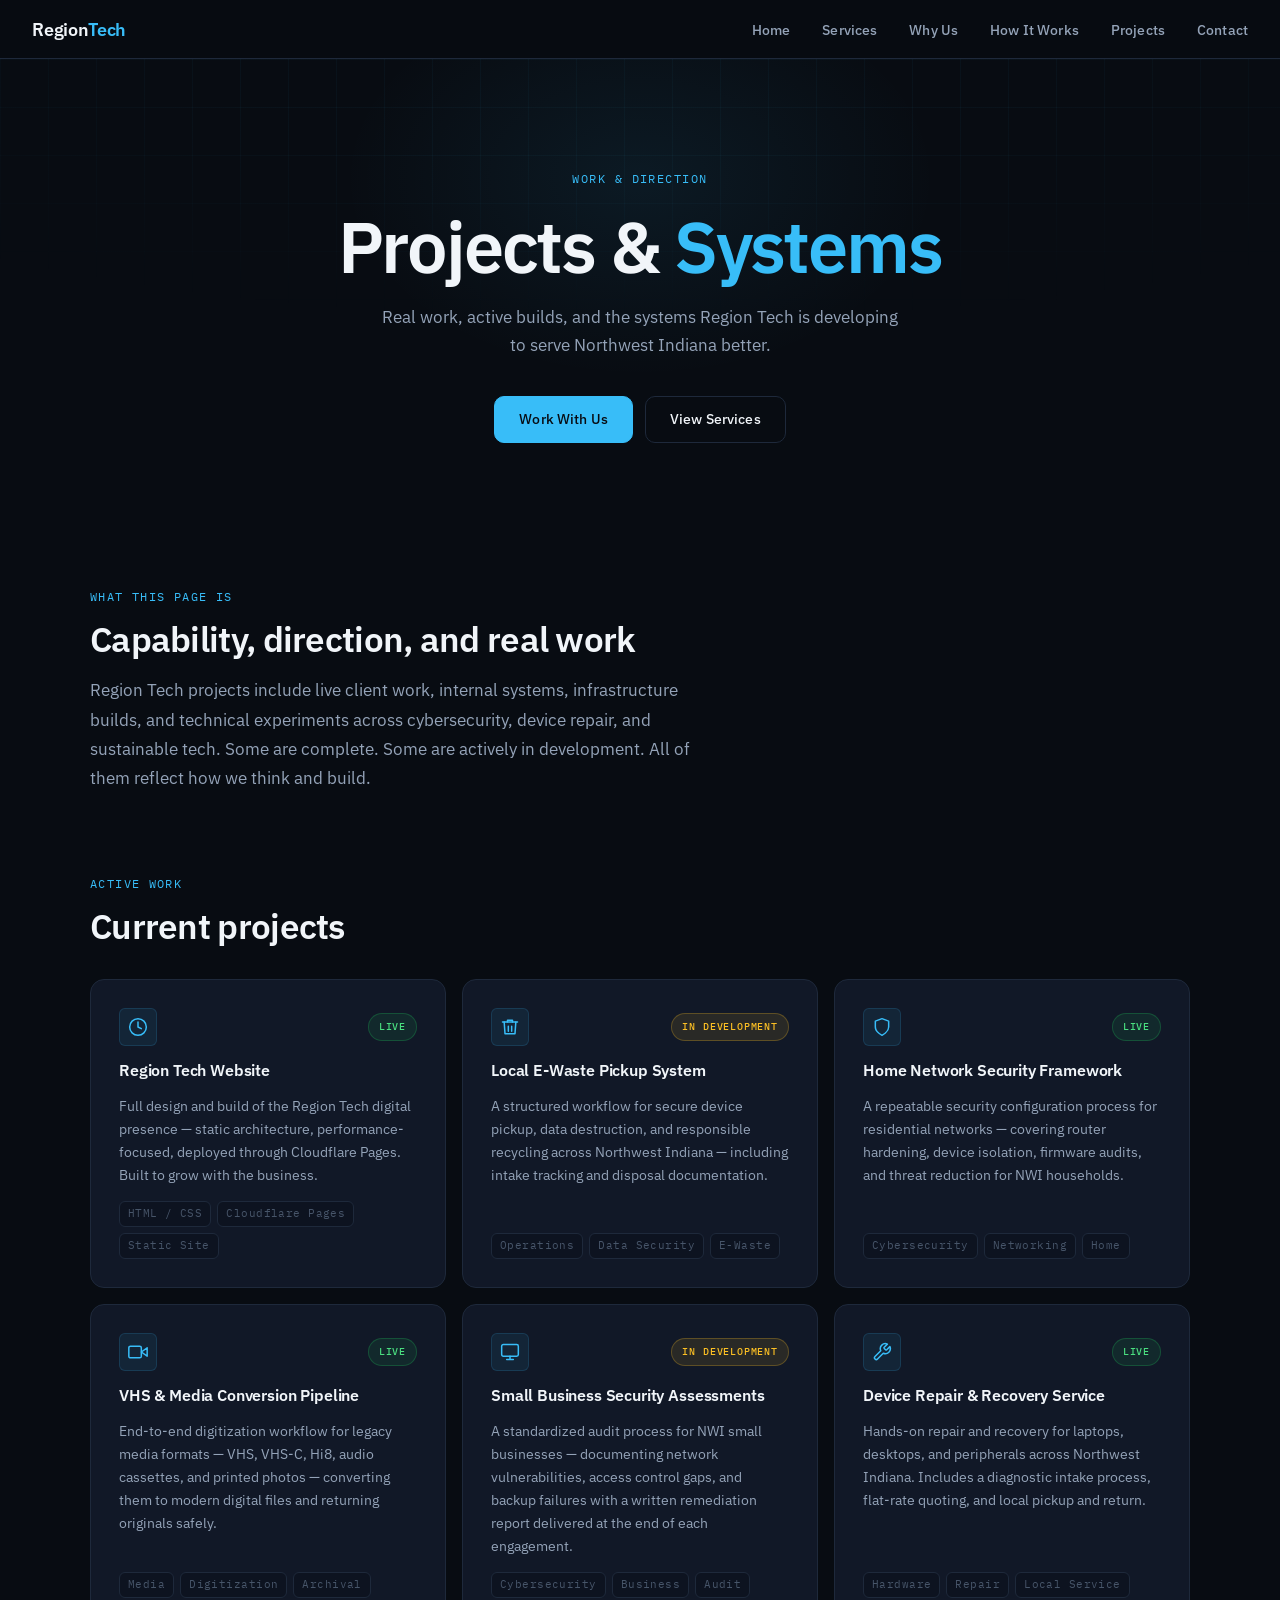
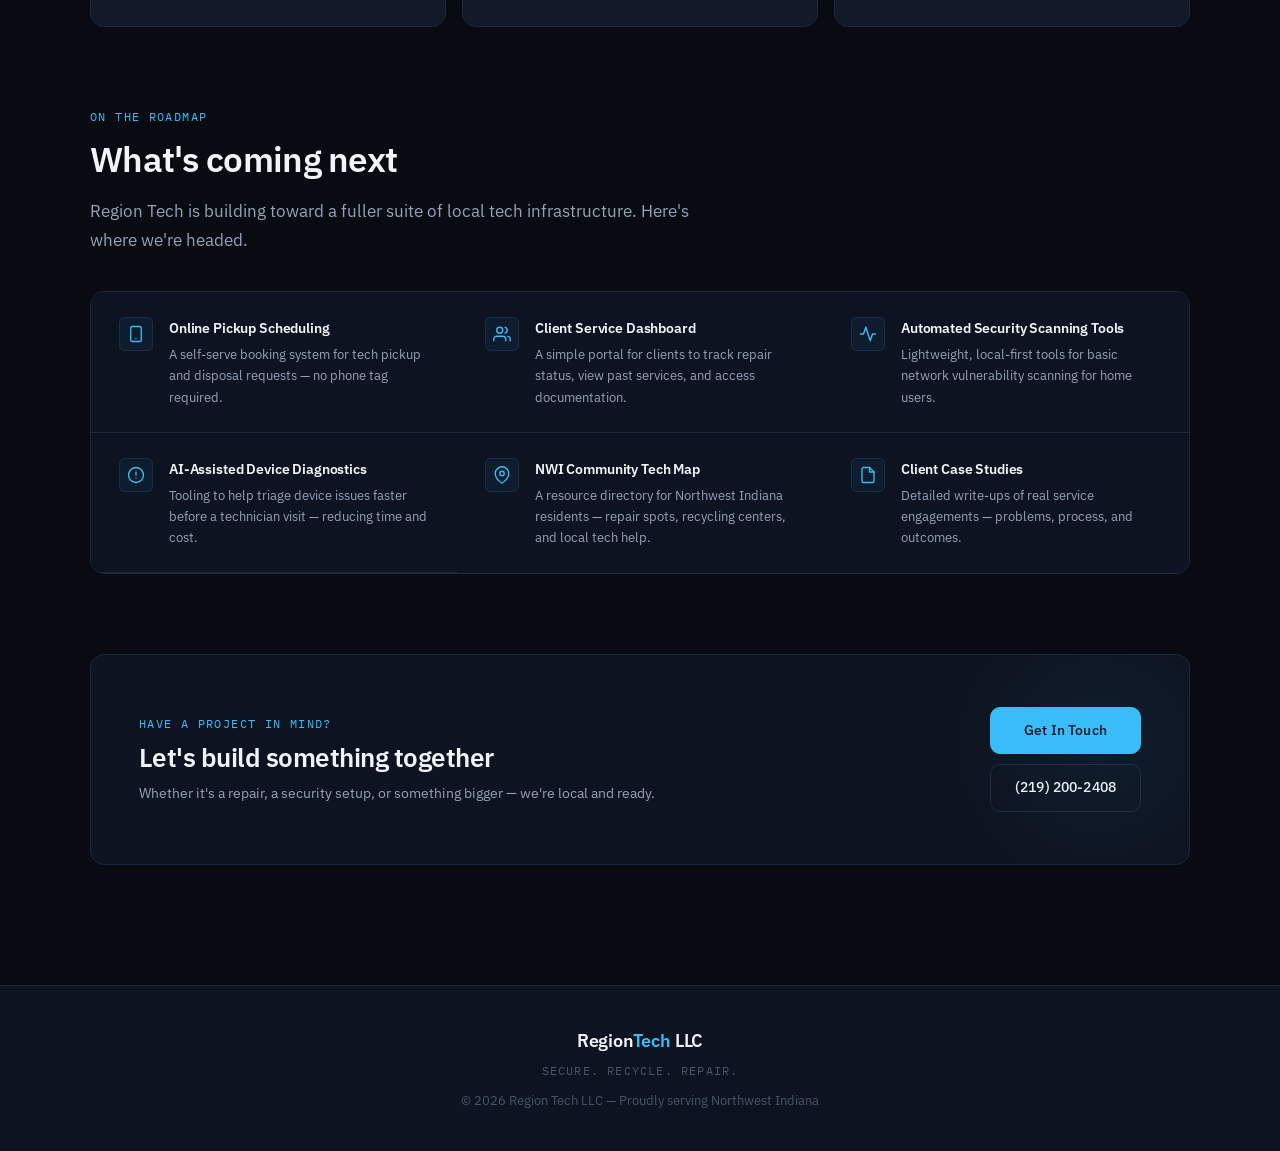
<file: projects.html>
<!DOCTYPE html>
<html lang="en">
<head>
  <meta charset="UTF-8" />
  <meta name="viewport" content="width=device-width, initial-scale=1.0"/>
  <title>Projects | Region Tech</title>
  <link rel="preconnect" href="https://fonts.googleapis.com">
  <link rel="preconnect" href="https://fonts.gstatic.com" crossorigin>
  <link href="https://fonts.googleapis.com/css2?family=IBM+Plex+Sans:wght@300;400;500;600&family=IBM+Plex+Mono:wght@400;500&display=swap" rel="stylesheet">
  <link rel="stylesheet" href="assets/css/style.css">
</head>
<body>

<nav class="navbar">
  <a href="index.html" class="logo">Region<span>Tech</span></a>
  <button class="hamburger" onclick="toggleMenu()" aria-label="Toggle navigation">&#9776;</button>
  <div class="nav-links" id="navLinks">
    <a href="index.html">Home</a>
    <a href="services.html">Services</a>
    <a href="index.html#why">Why Us</a>
    <a href="index.html#how">How It Works</a>
    <a href="projects.html">Projects</a>
    <a href="contact.html">Contact</a>
  </div>
</nav>

<header class="hero">
  <div class="hero-grid-bg" aria-hidden="true"></div>
  <div class="hero-content">
    <p class="hero-eyebrow">Work & Direction</p>
    <h1>Projects &amp; <span>Systems</span></h1>
    <p class="subtext">
      Real work, active builds, and the systems Region Tech is developing
      to serve Northwest Indiana better.
    </p>
    <div class="hero-buttons">
      <a href="contact.html" class="btn btn-primary">Work With Us</a>
      <a href="services.html" class="btn btn-outline">View Services</a>
    </div>
  </div>
</header>

<main class="container">

  <!-- INTRO -->
  <section class="section fade-in">
    <div class="section-label">What This Page Is</div>
    <h2>Capability, direction, and real work</h2>
    <p class="section-intro">
      Region Tech projects include live client work, internal systems, infrastructure builds,
      and technical experiments across cybersecurity, device repair, and sustainable tech.
      Some are complete. Some are actively in development. All of them reflect how we think and build.
    </p>
  </section>

  <!-- ACTIVE PROJECTS -->
  <section class="section fade-in">
    <div class="section-label">Active Work</div>
    <h2>Current projects</h2>
    <div class="project-grid">

      <div class="project-card">
        <div class="project-card-header">
          <div class="project-icon" aria-hidden="true">
            <svg width="20" height="20" viewBox="0 0 24 24" fill="none" stroke="currentColor" stroke-width="1.8" stroke-linecap="round" stroke-linejoin="round"><circle cx="12" cy="12" r="10"/><polyline points="12 6 12 12 16 14"/></svg>
          </div>
          <span class="project-badge project-badge--live">Live</span>
        </div>
        <h3>Region Tech Website</h3>
        <p>
          Full design and build of the Region Tech digital presence — static architecture,
          performance-focused, deployed through Cloudflare Pages. Built to grow with the business.
        </p>
        <div class="project-tags">
          <span class="tag">HTML / CSS</span>
          <span class="tag">Cloudflare Pages</span>
          <span class="tag">Static Site</span>
        </div>
      </div>

      <div class="project-card">
        <div class="project-card-header">
          <div class="project-icon" aria-hidden="true">
            <svg width="20" height="20" viewBox="0 0 24 24" fill="none" stroke="currentColor" stroke-width="1.8" stroke-linecap="round" stroke-linejoin="round"><polyline points="3 6 5 6 21 6"/><path d="M19 6l-1 14H6L5 6"/><path d="M10 11v6M14 11v6"/><path d="M9 6V4h6v2"/></svg>
          </div>
          <span class="project-badge project-badge--progress">In Development</span>
        </div>
        <h3>Local E-Waste Pickup System</h3>
        <p>
          A structured workflow for secure device pickup, data destruction, and responsible
          recycling across Northwest Indiana — including intake tracking and disposal documentation.
        </p>
        <div class="project-tags">
          <span class="tag">Operations</span>
          <span class="tag">Data Security</span>
          <span class="tag">E-Waste</span>
        </div>
      </div>

      <div class="project-card">
        <div class="project-card-header">
          <div class="project-icon" aria-hidden="true">
            <svg width="20" height="20" viewBox="0 0 24 24" fill="none" stroke="currentColor" stroke-width="1.8" stroke-linecap="round" stroke-linejoin="round"><path d="M12 22s8-4 8-10V5l-8-3-8 3v7c0 6 8 10 8 10z"/></svg>
          </div>
          <span class="project-badge project-badge--live">Live</span>
        </div>
        <h3>Home Network Security Framework</h3>
        <p>
          A repeatable security configuration process for residential networks — covering router
          hardening, device isolation, firmware audits, and threat reduction for NWI households.
        </p>
        <div class="project-tags">
          <span class="tag">Cybersecurity</span>
          <span class="tag">Networking</span>
          <span class="tag">Home</span>
        </div>
      </div>

      <div class="project-card">
        <div class="project-card-header">
          <div class="project-icon" aria-hidden="true">
            <svg width="20" height="20" viewBox="0 0 24 24" fill="none" stroke="currentColor" stroke-width="1.8" stroke-linecap="round" stroke-linejoin="round"><polygon points="23 7 16 12 23 17 23 7"/><rect x="1" y="5" width="15" height="14" rx="2"/></svg>
          </div>
          <span class="project-badge project-badge--live">Live</span>
        </div>
        <h3>VHS &amp; Media Conversion Pipeline</h3>
        <p>
          End-to-end digitization workflow for legacy media formats — VHS, VHS-C, Hi8,
          audio cassettes, and printed photos — converting them to modern digital files
          and returning originals safely.
        </p>
        <div class="project-tags">
          <span class="tag">Media</span>
          <span class="tag">Digitization</span>
          <span class="tag">Archival</span>
        </div>
      </div>

      <div class="project-card">
        <div class="project-card-header">
          <div class="project-icon" aria-hidden="true">
            <svg width="20" height="20" viewBox="0 0 24 24" fill="none" stroke="currentColor" stroke-width="1.8" stroke-linecap="round" stroke-linejoin="round"><rect x="2" y="3" width="20" height="14" rx="2"/><path d="M8 21h8M12 17v4"/></svg>
          </div>
          <span class="project-badge project-badge--progress">In Development</span>
        </div>
        <h3>Small Business Security Assessments</h3>
        <p>
          A standardized audit process for NWI small businesses — documenting network
          vulnerabilities, access control gaps, and backup failures with a written
          remediation report delivered at the end of each engagement.
        </p>
        <div class="project-tags">
          <span class="tag">Cybersecurity</span>
          <span class="tag">Business</span>
          <span class="tag">Audit</span>
        </div>
      </div>

      <div class="project-card">
        <div class="project-card-header">
          <div class="project-icon" aria-hidden="true">
            <svg width="20" height="20" viewBox="0 0 24 24" fill="none" stroke="currentColor" stroke-width="1.8" stroke-linecap="round" stroke-linejoin="round"><path d="M14.7 6.3a1 1 0 0 0 0 1.4l1.6 1.6a1 1 0 0 0 1.4 0l3.77-3.77a6 6 0 0 1-7.94 7.94l-6.91 6.91a2.12 2.12 0 0 1-3-3l6.91-6.91a6 6 0 0 1 7.94-7.94l-3.76 3.76z"/></svg>
          </div>
          <span class="project-badge project-badge--live">Live</span>
        </div>
        <h3>Device Repair &amp; Recovery Service</h3>
        <p>
          Hands-on repair and recovery for laptops, desktops, and peripherals across
          Northwest Indiana. Includes a diagnostic intake process, flat-rate quoting,
          and local pickup and return.
        </p>
        <div class="project-tags">
          <span class="tag">Hardware</span>
          <span class="tag">Repair</span>
          <span class="tag">Local Service</span>
        </div>
      </div>

    </div>
  </section>

  <!-- WHAT'S NEXT -->
  <section class="section fade-in">
    <div class="section-label">On The Roadmap</div>
    <h2>What's coming next</h2>
    <p class="section-intro" style="margin-bottom: 36px;">
      Region Tech is building toward a fuller suite of local tech infrastructure.
      Here's where we're headed.
    </p>
    <div class="roadmap">

      <div class="roadmap-item">
        <div class="roadmap-icon" aria-hidden="true">
          <svg width="18" height="18" viewBox="0 0 24 24" fill="none" stroke="currentColor" stroke-width="1.8" stroke-linecap="round" stroke-linejoin="round"><rect x="5" y="2" width="14" height="20" rx="2"/><line x1="12" y1="18" x2="12.01" y2="18"/></svg>
        </div>
        <div>
          <strong>Online Pickup Scheduling</strong>
          <p>A self-serve booking system for tech pickup and disposal requests — no phone tag required.</p>
        </div>
      </div>

      <div class="roadmap-item">
        <div class="roadmap-icon" aria-hidden="true">
          <svg width="18" height="18" viewBox="0 0 24 24" fill="none" stroke="currentColor" stroke-width="1.8" stroke-linecap="round" stroke-linejoin="round"><path d="M17 21v-2a4 4 0 0 0-4-4H5a4 4 0 0 0-4 4v2"/><circle cx="9" cy="7" r="4"/><path d="M23 21v-2a4 4 0 0 0-3-3.87"/><path d="M16 3.13a4 4 0 0 1 0 7.75"/></svg>
        </div>
        <div>
          <strong>Client Service Dashboard</strong>
          <p>A simple portal for clients to track repair status, view past services, and access documentation.</p>
        </div>
      </div>

      <div class="roadmap-item">
        <div class="roadmap-icon" aria-hidden="true">
          <svg width="18" height="18" viewBox="0 0 24 24" fill="none" stroke="currentColor" stroke-width="1.8" stroke-linecap="round" stroke-linejoin="round"><polyline points="22 12 18 12 15 21 9 3 6 12 2 12"/></svg>
        </div>
        <div>
          <strong>Automated Security Scanning Tools</strong>
          <p>Lightweight, local-first tools for basic network vulnerability scanning for home users.</p>
        </div>
      </div>

      <div class="roadmap-item">
        <div class="roadmap-icon" aria-hidden="true">
          <svg width="18" height="18" viewBox="0 0 24 24" fill="none" stroke="currentColor" stroke-width="1.8" stroke-linecap="round" stroke-linejoin="round"><circle cx="12" cy="12" r="10"/><line x1="12" y1="8" x2="12" y2="12"/><line x1="12" y1="16" x2="12.01" y2="16"/></svg>
        </div>
        <div>
          <strong>AI-Assisted Device Diagnostics</strong>
          <p>Tooling to help triage device issues faster before a technician visit — reducing time and cost.</p>
        </div>
      </div>

      <div class="roadmap-item">
        <div class="roadmap-icon" aria-hidden="true">
          <svg width="18" height="18" viewBox="0 0 24 24" fill="none" stroke="currentColor" stroke-width="1.8" stroke-linecap="round" stroke-linejoin="round"><path d="M21 10c0 7-9 13-9 13s-9-6-9-13a9 9 0 0 1 18 0z"/><circle cx="12" cy="10" r="3"/></svg>
        </div>
        <div>
          <strong>NWI Community Tech Map</strong>
          <p>A resource directory for Northwest Indiana residents — repair spots, recycling centers, and local tech help.</p>
        </div>
      </div>

      <div class="roadmap-item">
        <div class="roadmap-icon" aria-hidden="true">
          <svg width="18" height="18" viewBox="0 0 24 24" fill="none" stroke="currentColor" stroke-width="1.8" stroke-linecap="round" stroke-linejoin="round"><path d="M14 2H6a2 2 0 0 0-2 2v16a2 2 0 0 0 2 2h12a2 2 0 0 0 2-2V8z"/><polyline points="14 2 14 8 20 8"/></svg>
        </div>
        <div>
          <strong>Client Case Studies</strong>
          <p>Detailed write-ups of real service engagements — problems, process, and outcomes.</p>
        </div>
      </div>

    </div>
  </section>

  <!-- CTA -->
  <section class="section fade-in">
    <div class="cta">
      <div class="cta-content">
        <p class="cta-eyebrow">Have a project in mind?</p>
        <h2>Let's build something together</h2>
        <p class="cta-sub">Whether it's a repair, a security setup, or something bigger — we're local and ready.</p>
      </div>
      <div class="cta-contact">
        <a href="contact.html" class="btn btn-primary">Get In Touch</a>
        <a href="tel:+12192002408" class="btn btn-outline">(219) 200-2408</a>
      </div>
    </div>
  </section>

</main>

<footer>
  <div class="footer-inner">
    <div class="footer-brand">Region<span>Tech</span> LLC</div>
    <p class="footer-tagline">Secure. Recycle. Repair.</p>
    <p class="footer-copy">&copy; 2026 Region Tech LLC &mdash; Proudly serving Northwest Indiana</p>
  </div>
</footer>

<script src="assets/js/script.js"></script>
</body>
</html>
</file>
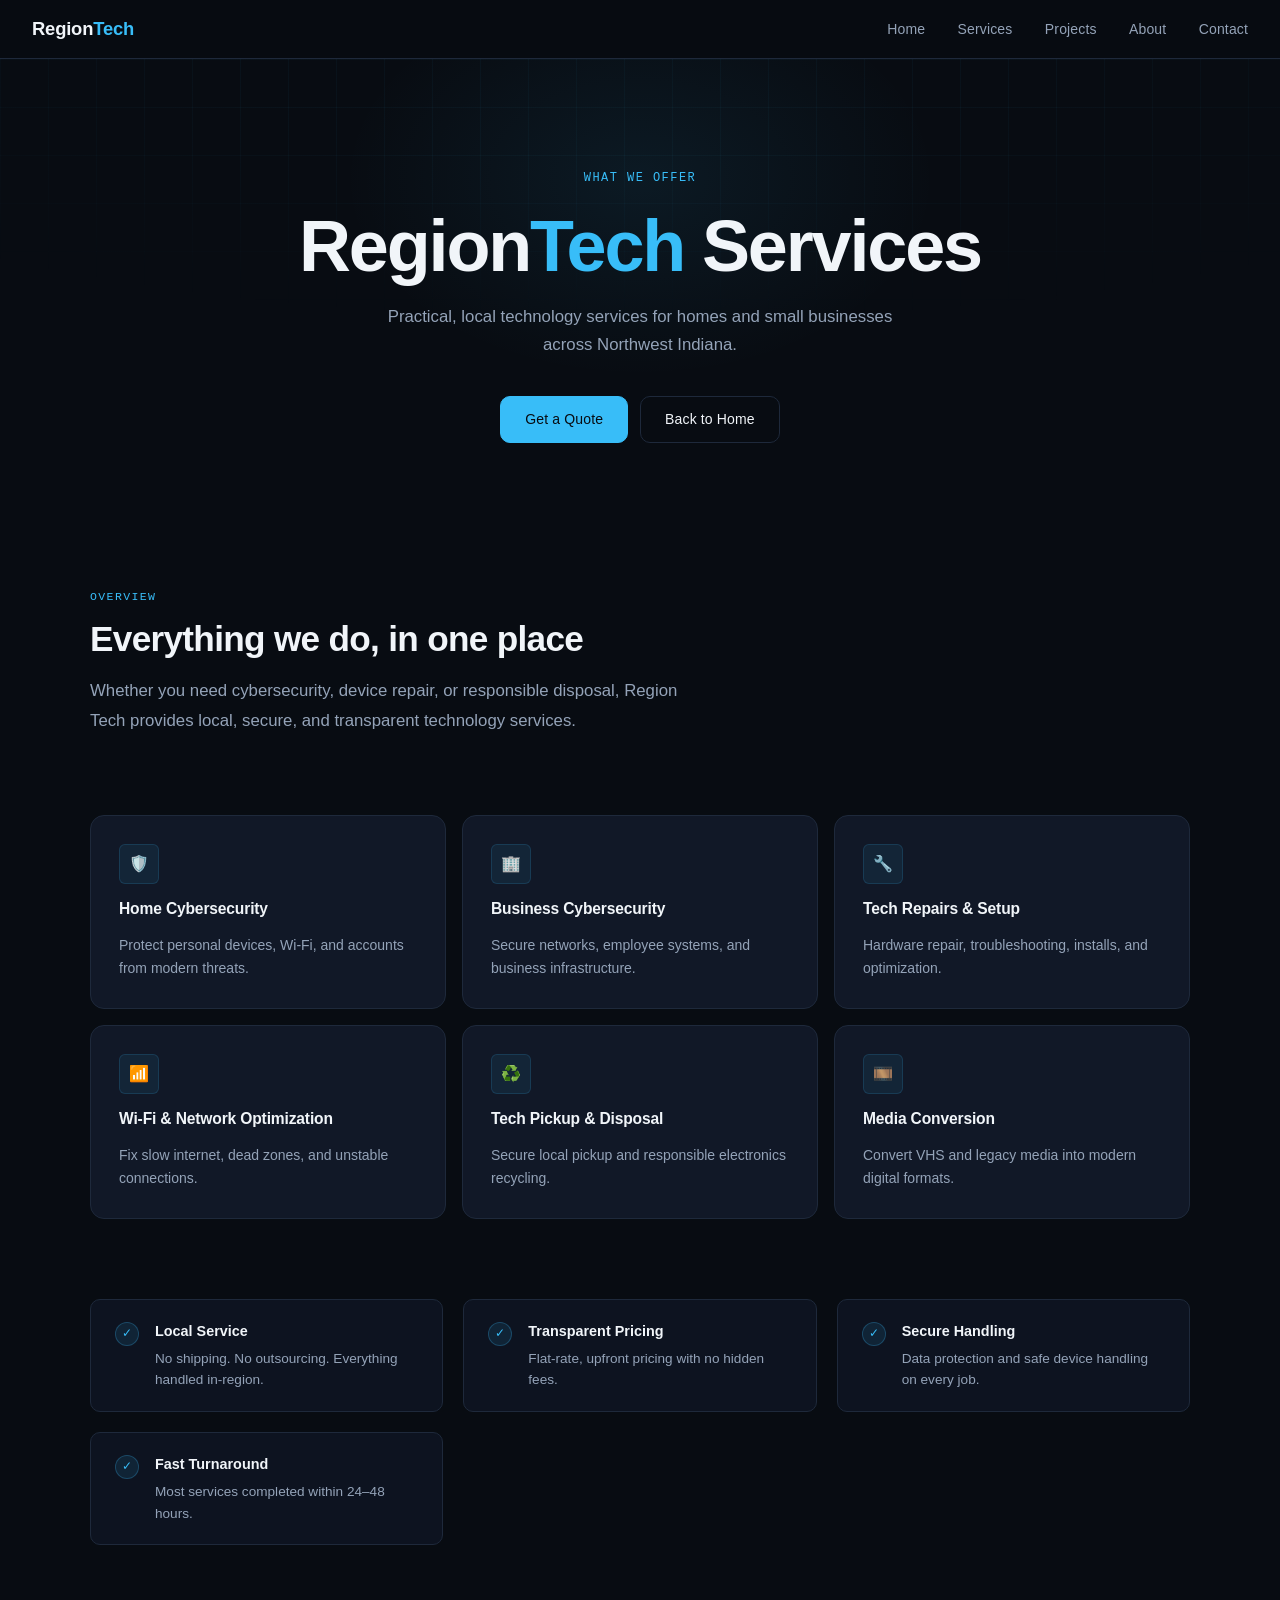
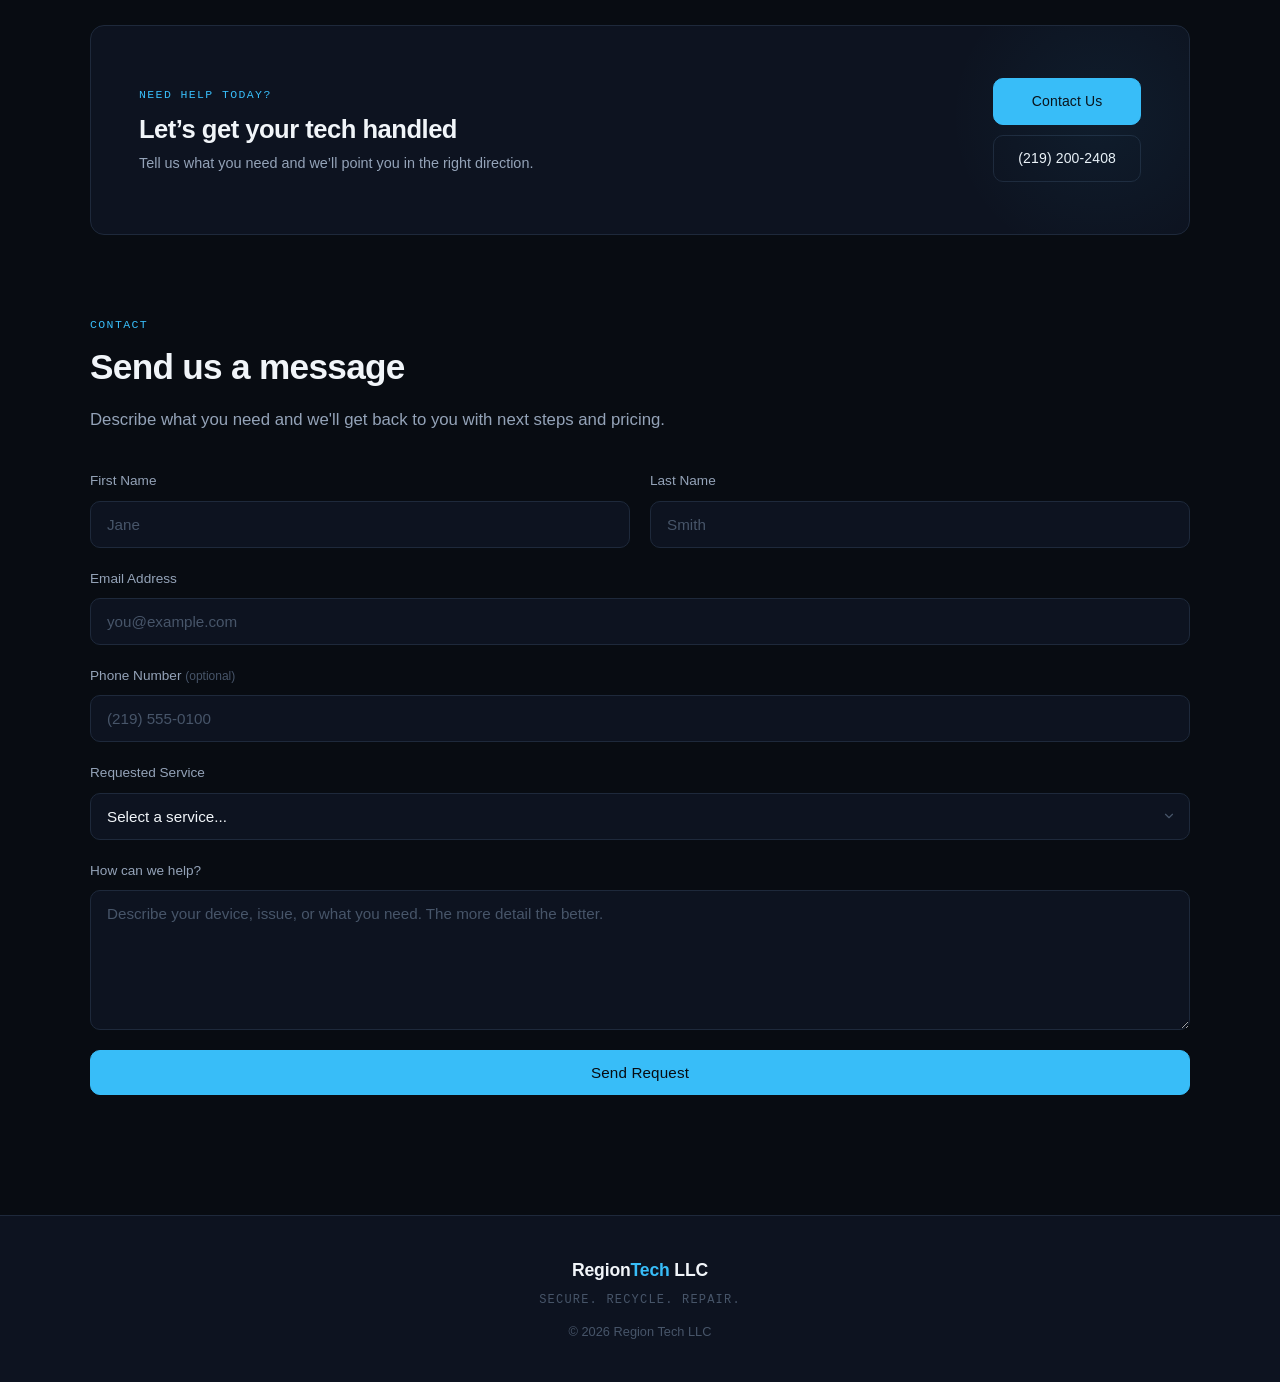
<file: services.html>
<!DOCTYPE html>
<html lang="en">
<head>
  <meta charset="UTF-8" />
  <meta name="viewport" content="width=device-width, initial-scale=1.0"/>
  <title>Services | Region Tech</title>

  <link rel="stylesheet" href="assets/css/style.css">
</head>

<body>

<!-- NAVBAR -->
<nav class="navbar">
  <a href="index.html" class="logo">Region<span>Tech</span></a>

  <button class="hamburger" onclick="toggleMenu()">&#9776;</button>

  <div class="nav-links" id="navLinks">
    <a href="index.html">Home</a>
    <a href="services.html">Services</a>
    <a href="projects.html">Projects</a>
    <a href="about.html">About</a>
    <a href="contact.html">Contact</a>
  </div>
</nav>

<!-- HERO -->
<header class="hero">
  <div class="hero-grid-bg" aria-hidden="true"></div>

  <div class="hero-content">
    <p class="hero-eyebrow">What We Offer</p>
    <h1>Region<span>Tech</span> Services</h1>

    <p class="subtext">
      Practical, local technology services for homes and small businesses across Northwest Indiana.
    </p>

    <div class="hero-buttons">
      <a href="contact.html" class="btn btn-primary">Get a Quote</a>
      <a href="index.html" class="btn btn-outline">Back to Home</a>
    </div>
  </div>
</header>

<main class="container">

  <!-- INTRO -->
  <section class="section">
    <div class="section-label">Overview</div>
    <h2>Everything we do, in one place</h2>
    <p class="section-intro">
      Whether you need cybersecurity, device repair, or responsible disposal,
      Region Tech provides local, secure, and transparent technology services.
    </p>
  </section>

  <!-- SERVICE GRID (MAIN DIRECTORY) -->
  <section class="section">

    <div class="services">

      <!-- Cybersecurity Home -->
      <a class="card" href="services/cybersecurity-home.html">
        <div class="card-icon">🛡️</div>
        <h3>Home Cybersecurity</h3>
        <p>Protect personal devices, Wi-Fi, and accounts from modern threats.</p>
      </a>

      <!-- Cybersecurity Business -->
      <a class="card" href="services/cybersecurity-business.html">
        <div class="card-icon">🏢</div>
        <h3>Business Cybersecurity</h3>
        <p>Secure networks, employee systems, and business infrastructure.</p>
      </a>

      <!-- Repairs -->
      <a class="card" href="services/tech-repair.html">
        <div class="card-icon">🔧</div>
        <h3>Tech Repairs & Setup</h3>
        <p>Hardware repair, troubleshooting, installs, and optimization.</p>
      </a>

      <!-- Network -->
      <a class="card" href="services/network-optimization.html">
        <div class="card-icon">📶</div>
        <h3>Wi-Fi & Network Optimization</h3>
        <p>Fix slow internet, dead zones, and unstable connections.</p>
      </a>

      <!-- Disposal -->
      <a class="card" href="services/tech-disposal.html">
        <div class="card-icon">♻️</div>
        <h3>Tech Pickup & Disposal</h3>
        <p>Secure local pickup and responsible electronics recycling.</p>
      </a>

      <!-- Media -->
      <a class="card" href="services/media-conversion.html">
        <div class="card-icon">🎞️</div>
        <h3>Media Conversion</h3>
        <p>Convert VHS and legacy media into modern digital formats.</p>
      </a>

    </div>

  </section>

  <!-- TRUST SECTION -->
  <section class="section">
    <div class="why-grid">

      <div class="why-item">
        <div class="why-check">✓</div>
        <div>
          <strong>Local Service</strong>
          <p>No shipping. No outsourcing. Everything handled in-region.</p>
        </div>
      </div>

      <div class="why-item">
        <div class="why-check">✓</div>
        <div>
          <strong>Transparent Pricing</strong>
          <p>Flat-rate, upfront pricing with no hidden fees.</p>
        </div>
      </div>

      <div class="why-item">
        <div class="why-check">✓</div>
        <div>
          <strong>Secure Handling</strong>
          <p>Data protection and safe device handling on every job.</p>
        </div>
      </div>

      <div class="why-item">
        <div class="why-check">✓</div>
        <div>
          <strong>Fast Turnaround</strong>
          <p>Most services completed within 24–48 hours.</p>
        </div>
      </div>

    </div>
  </section>

  <!-- CTA -->
  <section class="section">
    <div class="cta">
      <div class="cta-content">
        <p class="cta-eyebrow">Need help today?</p>
        <h2>Let’s get your tech handled</h2>
        <p class="cta-sub">
          Tell us what you need and we’ll point you in the right direction.
        </p>
      </div>

      <div class="cta-contact">
        <a href="contact.html" class="btn btn-primary">Contact Us</a>
        <a href="tel:+12192002408" class="btn btn-outline">(219) 200-2408</a>
      </div>
    </div>
  </section>

<!-- =============================================
     REGION TECH — Contact Form Snippet
     Drop this inside a <section> or <div>
     within your .container on any page.
     Requires contact form CSS in style.css.
     ============================================= -->

<section class="section fade-in" id="contact-form">
  <div class="section-label">Contact</div>
  <h2>Send us a message</h2>
  <p class="section-intro">
    Describe what you need and we'll get back to you with next steps and pricing.
  </p>

  <form
    action="https://api.web3forms.com/submit"
    method="POST"
    class="contact-form"
  >
  <input type="hidden" name="access_key" value="edbbfa2b-58e3-4f3c-8820-8a0ff33c2e7c">
  <input type="hidden" name="subject" value="New Region Tech Service Request">
  <input type="hidden" name="redirect" value="https://regiontech.org/thankyou.html">

    <div class="form-grid">
      <div class="form-group">
        <label for="first-name">First Name</label>
        <input type="text" id="first-name" name="First Name" placeholder="Jane" required>
      </div>
      <div class="form-group">
        <label for="last-name">Last Name</label>
        <input type="text" id="last-name" name="Last Name" placeholder="Smith" required>
      </div>
    </div>

    <div class="form-group">
      <label for="email">Email Address</label>
      <input type="email" id="email" name="Email" placeholder="you@example.com" required>
    </div>

    <div class="form-group">
      <label for="phone">Phone Number <span class="form-optional">(optional)</span></label>
      <input type="tel" id="phone" name="Phone" placeholder="(219) 555-0100">
    </div>

    <div class="form-group">
      <label for="service">Requested Service</label>
      <div class="select-wrapper">
        <select id="service" name="Service">
          <option value="">Select a service...</option>
          <option>Home Cybersecurity</option>
          <option>Business Cybersecurity</option>
          <option>Tech Repair &amp; Installation</option>
          <option>Wi-Fi &amp; Network Optimization</option>
          <option>Tech Pickup &amp; Disposal</option>
          <option>Media Conversion</option>
          <option>Other / Not Sure</option>
        </select>
        <svg class="select-chevron" width="14" height="14" viewBox="0 0 24 24" fill="none" stroke="currentColor" stroke-width="2" stroke-linecap="round" stroke-linejoin="round" aria-hidden="true"><polyline points="6 9 12 15 18 9"/></svg>
      </div>
    </div>

    <div class="form-group">
      <label for="message">How can we help?</label>
      <textarea
        id="message"
        name="Message"
        rows="6"
        placeholder="Describe your device, issue, or what you need. The more detail the better."
        required
      ></textarea>
    </div>

    <button type="submit" class="btn btn-primary btn-full">Send Request</button>

  </form>
</section>
  
</main>

<!-- FOOTER -->
<footer>
  <div class="footer-inner">
    <div class="footer-brand">Region<span>Tech</span> LLC</div>
    <p class="footer-tagline">Secure. Recycle. Repair.</p>
    <p class="footer-copy">&copy; 2026 Region Tech LLC</p>
  </div>
</footer>

<script src="assets/js/script.js"></script>
</body>
</html>
</file>
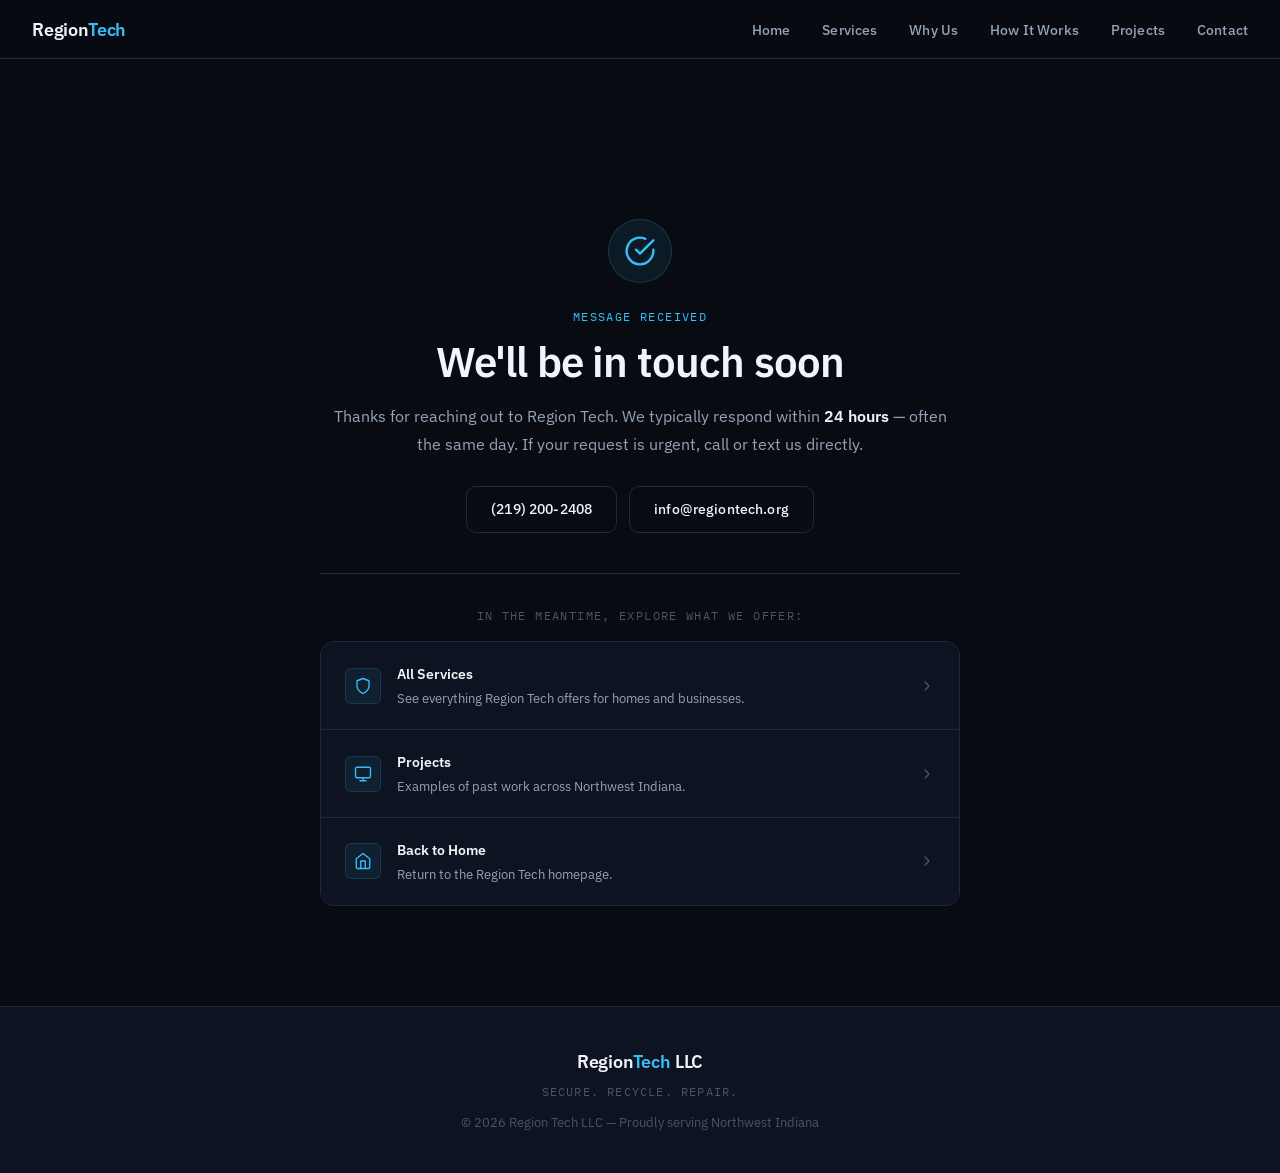
<file: thankyou.html>
<!DOCTYPE html>
<html lang="en">
<head>
  <meta charset="UTF-8" />
  <meta name="viewport" content="width=device-width, initial-scale=1.0"/>
  <title>Message Received | Region Tech</title>
  <link rel="preconnect" href="https://fonts.googleapis.com">
  <link rel="preconnect" href="https://fonts.gstatic.com" crossorigin>
  <link href="https://fonts.googleapis.com/css2?family=IBM+Plex+Sans:wght@300;400;500;600&family=IBM+Plex+Mono:wght@400;500&display=swap" rel="stylesheet">
  <link rel="stylesheet" href="assets/css/style.css">
</head>
<body>

<nav class="navbar">
  <a href="index.html" class="logo">Region<span>Tech</span></a>
  <button class="hamburger" onclick="toggleMenu()" aria-label="Toggle navigation">&#9776;</button>
  <div class="nav-links" id="navLinks">
    <a href="index.html">Home</a>
    <a href="services.html">Services</a>
    <a href="index.html#why">Why Us</a>
    <a href="index.html#how">How It Works</a>
    <a href="projects.html">Projects</a>
    <a href="contact.html">Contact</a>
  </div>
</nav>

<main class="container">
  <section class="thankyou-section">

    <div class="thankyou-icon" aria-hidden="true">
      <svg width="32" height="32" viewBox="0 0 24 24" fill="none" stroke="currentColor" stroke-width="1.8" stroke-linecap="round" stroke-linejoin="round">
        <path d="M22 11.08V12a10 10 0 1 1-5.93-9.14"/>
        <polyline points="22 4 12 14.01 9 11.01"/>
      </svg>
    </div>

    <p class="section-label">Message Received</p>
    <h1>We'll be in touch soon</h1>

    <p class="thankyou-sub">
      Thanks for reaching out to Region Tech. We typically respond within
      <strong>24 hours</strong> — often the same day. If your request is urgent,
      call or text us directly.
    </p>

    <div class="thankyou-contact">
      <a href="tel:+12192002408" class="btn btn-outline">(219) 200-2408</a>
      <a href="mailto:info@regiontech.org" class="btn btn-outline">info@regiontech.org</a>
    </div>

    <div class="thankyou-divider" aria-hidden="true"></div>

    <p class="thankyou-explore">In the meantime, explore what we offer:</p>

    <div class="thankyou-links">
      <a href="services.html" class="thankyou-link">
        <div class="thankyou-link-icon" aria-hidden="true">
          <svg width="18" height="18" viewBox="0 0 24 24" fill="none" stroke="currentColor" stroke-width="1.8" stroke-linecap="round" stroke-linejoin="round"><path d="M12 22s8-4 8-10V5l-8-3-8 3v7c0 6 8 10 8 10z"/></svg>
        </div>
        <div>
          <strong>All Services</strong>
          <p>See everything Region Tech offers for homes and businesses.</p>
        </div>
        <svg class="thankyou-arrow" width="16" height="16" viewBox="0 0 24 24" fill="none" stroke="currentColor" stroke-width="2" stroke-linecap="round" stroke-linejoin="round"><polyline points="9 18 15 12 9 6"/></svg>
      </a>

      <a href="projects.html" class="thankyou-link">
        <div class="thankyou-link-icon" aria-hidden="true">
          <svg width="18" height="18" viewBox="0 0 24 24" fill="none" stroke="currentColor" stroke-width="1.8" stroke-linecap="round" stroke-linejoin="round"><rect x="2" y="3" width="20" height="14" rx="2"/><path d="M8 21h8M12 17v4"/></svg>
        </div>
        <div>
          <strong>Projects</strong>
          <p>Examples of past work across Northwest Indiana.</p>
        </div>
        <svg class="thankyou-arrow" width="16" height="16" viewBox="0 0 24 24" fill="none" stroke="currentColor" stroke-width="2" stroke-linecap="round" stroke-linejoin="round"><polyline points="9 18 15 12 9 6"/></svg>
      </a>

      <a href="index.html" class="thankyou-link">
        <div class="thankyou-link-icon" aria-hidden="true">
          <svg width="18" height="18" viewBox="0 0 24 24" fill="none" stroke="currentColor" stroke-width="1.8" stroke-linecap="round" stroke-linejoin="round"><path d="M3 9l9-7 9 7v11a2 2 0 0 1-2 2H5a2 2 0 0 1-2-2z"/><polyline points="9 22 9 12 15 12 15 22"/></svg>
        </div>
        <div>
          <strong>Back to Home</strong>
          <p>Return to the Region Tech homepage.</p>
        </div>
        <svg class="thankyou-arrow" width="16" height="16" viewBox="0 0 24 24" fill="none" stroke="currentColor" stroke-width="2" stroke-linecap="round" stroke-linejoin="round"><polyline points="9 18 15 12 9 6"/></svg>
      </a>
    </div>

  </section>
</main>

<footer>
  <div class="footer-inner">
    <div class="footer-brand">Region<span>Tech</span> LLC</div>
    <p class="footer-tagline">Secure. Recycle. Repair.</p>
    <p class="footer-copy">&copy; 2026 Region Tech LLC &mdash; Proudly serving Northwest Indiana</p>
  </div>
</footer>

<script src="assets/js/script.js"></script>
</body>
</html>
</file>
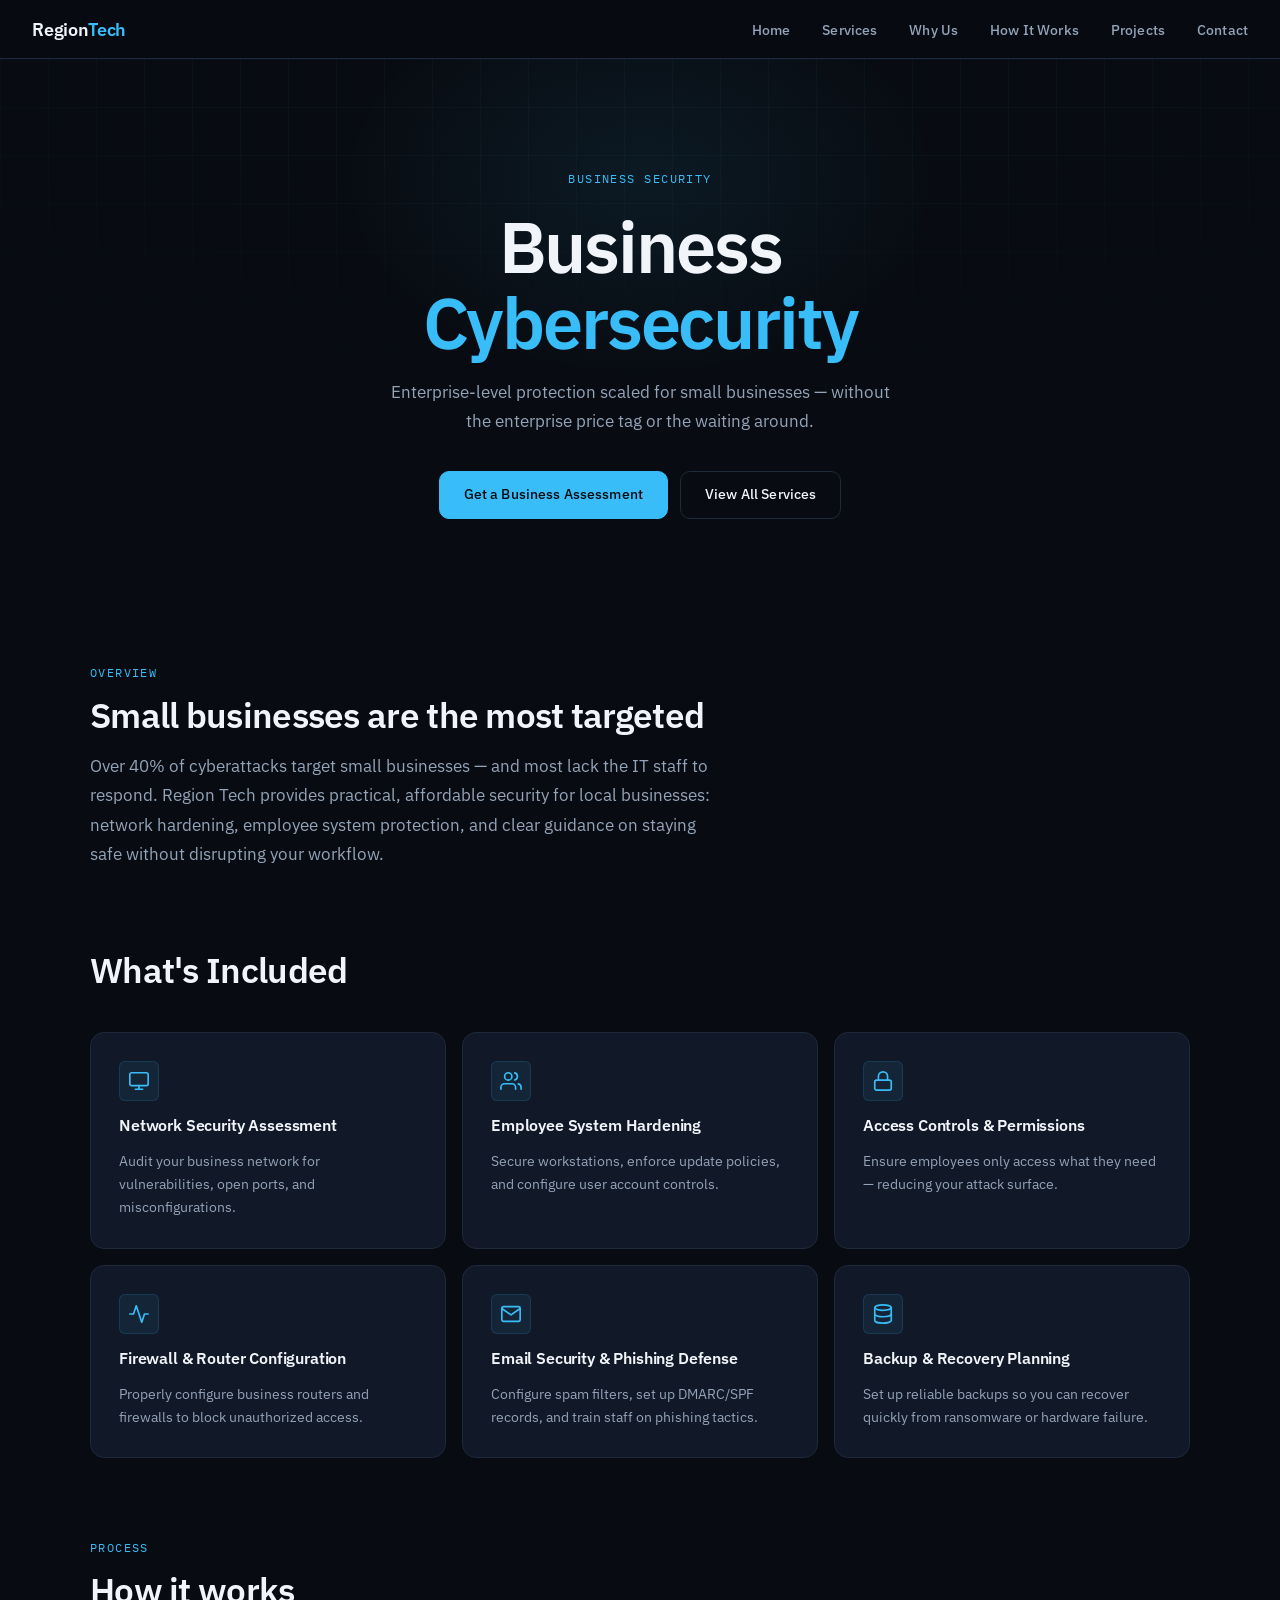
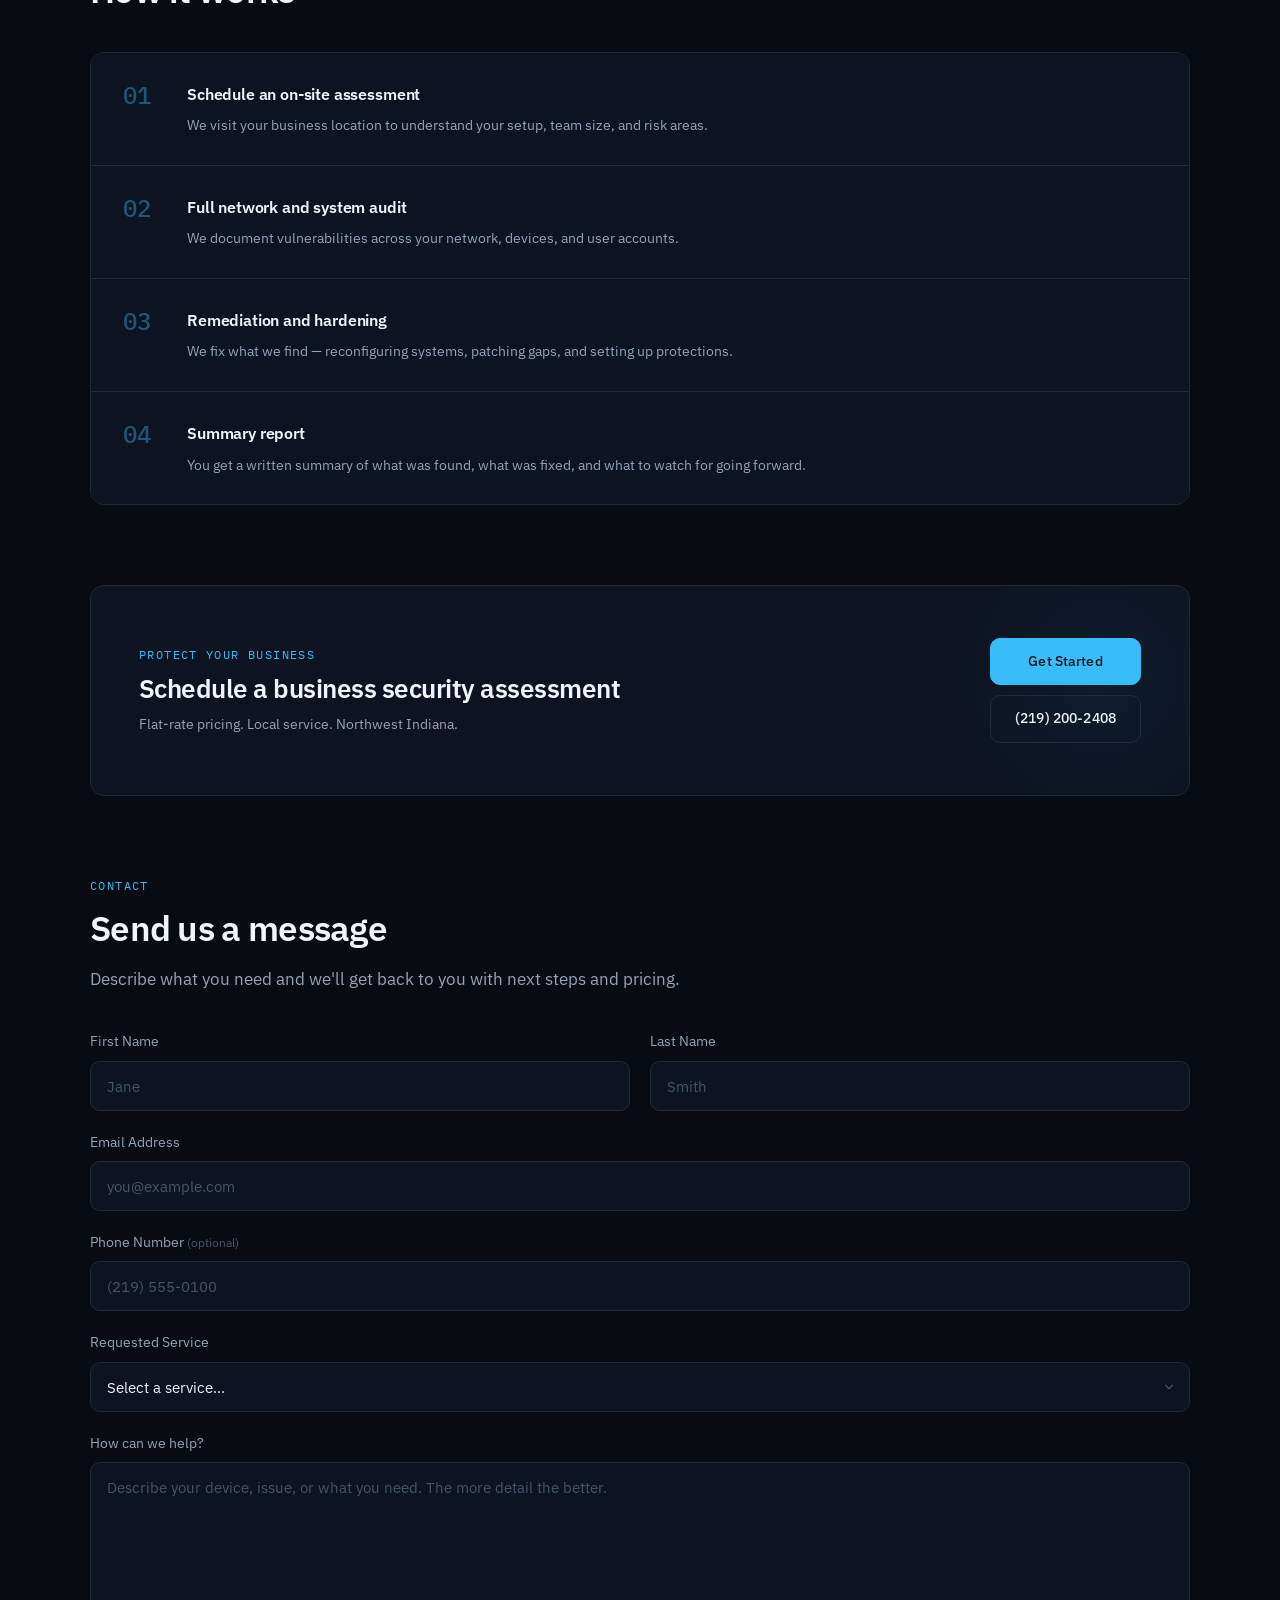
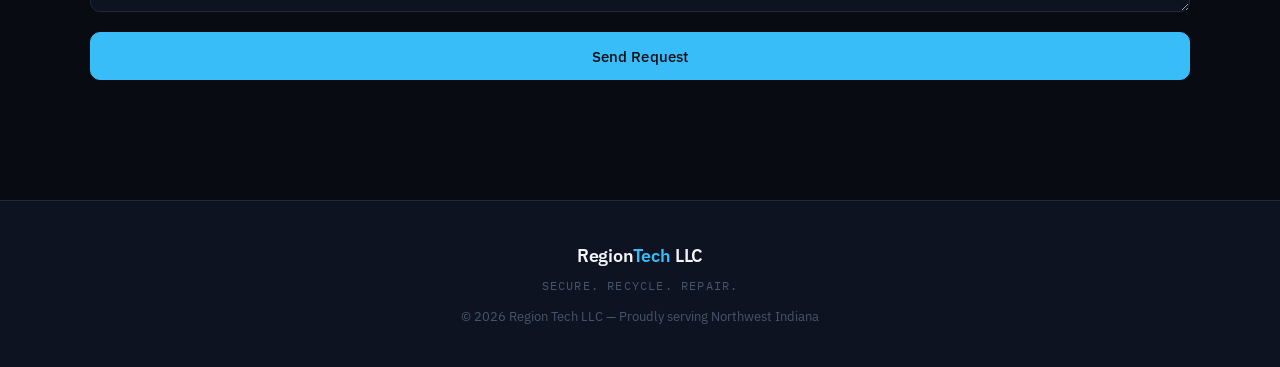
<file: services/cybersecurity-business.html>
<!DOCTYPE html>
<html lang="en">
<head>
  <meta charset="UTF-8" />
  <meta name="viewport" content="width=device-width, initial-scale=1.0"/>
  <title>Business Cybersecurity | Region Tech</title>
  <link rel="preconnect" href="https://fonts.googleapis.com">
  <link rel="preconnect" href="https://fonts.gstatic.com" crossorigin>
  <link href="https://fonts.googleapis.com/css2?family=IBM+Plex+Sans:wght@300;400;500;600&family=IBM+Plex+Mono:wght@400;500&display=swap" rel="stylesheet">
  <link rel="stylesheet" href="../assets/css/style.css">
</head>
<body>

<nav class="navbar">
  <a href="../index.html" class="logo">Region<span>Tech</span></a>
  <button class="hamburger" onclick="toggleMenu()" aria-label="Toggle navigation">&#9776;</button>
  <div class="nav-links" id="navLinks">
    <a href="../index.html">Home</a>
    <a href="../services.html">Services</a>
    <a href="../index.html#why">Why Us</a>
    <a href="../index.html#how">How It Works</a>
    <a href="../projects.html">Projects</a>
    <a href="../contact.html">Contact</a>
  </div>
</nav>

<header class="hero">
  <div class="hero-grid-bg" aria-hidden="true"></div>
  <div class="hero-content">
    <p class="hero-eyebrow">Business Security</p>
    <h1>Business <span>Cybersecurity</span></h1>
    <p class="subtext">
      Enterprise-level protection scaled for small businesses — without the enterprise price tag or the waiting around.
    </p>
    <div class="hero-buttons">
      <a href="../contact.html" class="btn btn-primary">Get a Business Assessment</a>
      <a href="../services.html" class="btn btn-outline">View All Services</a>
    </div>
  </div>
</header>

<main class="container">

  <section class="section fade-in">
    <div class="section-label">Overview</div>
    <h2>Small businesses are the most targeted</h2>
    <p class="section-intro">
      Over 40% of cyberattacks target small businesses — and most lack the IT staff to respond.
      Region Tech provides practical, affordable security for local businesses: network hardening,
      employee system protection, and clear guidance on staying safe without disrupting your workflow.
    </p>
  </section>

  <section class="section fade-in">
    <h2>What's Included</h2>
    <div class="services">
      <div class="card">
        <div class="card-icon" aria-hidden="true">
          <svg width="22" height="22" viewBox="0 0 24 24" fill="none" stroke="currentColor" stroke-width="1.8" stroke-linecap="round" stroke-linejoin="round"><rect x="2" y="3" width="20" height="14" rx="2"/><path d="M8 21h8M12 17v4"/></svg>
        </div>
        <h3>Network Security Assessment</h3>
        <p>Audit your business network for vulnerabilities, open ports, and misconfigurations.</p>
      </div>
      <div class="card">
        <div class="card-icon" aria-hidden="true">
          <svg width="22" height="22" viewBox="0 0 24 24" fill="none" stroke="currentColor" stroke-width="1.8" stroke-linecap="round" stroke-linejoin="round"><path d="M17 21v-2a4 4 0 0 0-4-4H5a4 4 0 0 0-4 4v2"/><circle cx="9" cy="7" r="4"/><path d="M23 21v-2a4 4 0 0 0-3-3.87"/><path d="M16 3.13a4 4 0 0 1 0 7.75"/></svg>
        </div>
        <h3>Employee System Hardening</h3>
        <p>Secure workstations, enforce update policies, and configure user account controls.</p>
      </div>
      <div class="card">
        <div class="card-icon" aria-hidden="true">
          <svg width="22" height="22" viewBox="0 0 24 24" fill="none" stroke="currentColor" stroke-width="1.8" stroke-linecap="round" stroke-linejoin="round"><rect x="3" y="11" width="18" height="11" rx="2"/><path d="M7 11V7a5 5 0 0 1 10 0v4"/></svg>
        </div>
        <h3>Access Controls & Permissions</h3>
        <p>Ensure employees only access what they need — reducing your attack surface.</p>
      </div>
      <div class="card">
        <div class="card-icon" aria-hidden="true">
          <svg width="22" height="22" viewBox="0 0 24 24" fill="none" stroke="currentColor" stroke-width="1.8" stroke-linecap="round" stroke-linejoin="round"><polyline points="22 12 18 12 15 21 9 3 6 12 2 12"/></svg>
        </div>
        <h3>Firewall & Router Configuration</h3>
        <p>Properly configure business routers and firewalls to block unauthorized access.</p>
      </div>
      <div class="card">
        <div class="card-icon" aria-hidden="true">
          <svg width="22" height="22" viewBox="0 0 24 24" fill="none" stroke="currentColor" stroke-width="1.8" stroke-linecap="round" stroke-linejoin="round"><path d="M4 4h16c1.1 0 2 .9 2 2v12c0 1.1-.9 2-2 2H4c-1.1 0-2-.9-2-2V6c0-1.1.9-2 2-2z"/><polyline points="22,6 12,13 2,6"/></svg>
        </div>
        <h3>Email Security & Phishing Defense</h3>
        <p>Configure spam filters, set up DMARC/SPF records, and train staff on phishing tactics.</p>
      </div>
      <div class="card">
        <div class="card-icon" aria-hidden="true">
          <svg width="22" height="22" viewBox="0 0 24 24" fill="none" stroke="currentColor" stroke-width="1.8" stroke-linecap="round" stroke-linejoin="round"><ellipse cx="12" cy="5" rx="9" ry="3"/><path d="M21 12c0 1.66-4 3-9 3s-9-1.34-9-3"/><path d="M3 5v14c0 1.66 4 3 9 3s9-1.34 9-3V5"/></svg>
        </div>
        <h3>Backup & Recovery Planning</h3>
        <p>Set up reliable backups so you can recover quickly from ransomware or hardware failure.</p>
      </div>
    </div>
  </section>

  <section class="section fade-in">
    <div class="section-label">Process</div>
    <h2>How it works</h2>
    <div class="steps">
      <div class="step">
        <div class="step-num">01</div>
        <div class="step-body">
          <h3>Schedule an on-site assessment</h3>
          <p>We visit your business location to understand your setup, team size, and risk areas.</p>
        </div>
      </div>
      <div class="step">
        <div class="step-num">02</div>
        <div class="step-body">
          <h3>Full network and system audit</h3>
          <p>We document vulnerabilities across your network, devices, and user accounts.</p>
        </div>
      </div>
      <div class="step">
        <div class="step-num">03</div>
        <div class="step-body">
          <h3>Remediation and hardening</h3>
          <p>We fix what we find — reconfiguring systems, patching gaps, and setting up protections.</p>
        </div>
      </div>
      <div class="step">
        <div class="step-num">04</div>
        <div class="step-body">
          <h3>Summary report</h3>
          <p>You get a written summary of what was found, what was fixed, and what to watch for going forward.</p>
        </div>
      </div>
    </div>
  </section>

  <section class="section fade-in">
    <div class="cta">
      <div class="cta-content">
        <p class="cta-eyebrow">Protect your business</p>
        <h2>Schedule a business security assessment</h2>
        <p class="cta-sub">Flat-rate pricing. Local service. Northwest Indiana.</p>
      </div>
      <div class="cta-contact">
        <a href="../contact.html" class="btn btn-primary">Get Started</a>
        <a href="tel:+12192002408" class="btn btn-outline">(219) 200-2408</a>
      </div>
    </div>
  </section>

<!-- =============================================
     REGION TECH — Contact Form Snippet
     Drop this inside a <section> or <div>
     within your .container on any page.
     Requires contact form CSS in style.css.
     ============================================= -->

<section class="section fade-in" id="contact-form">
  <div class="section-label">Contact</div>
  <h2>Send us a message</h2>
  <p class="section-intro">
    Describe what you need and we'll get back to you with next steps and pricing.
  </p>

  <form
    action="https://api.web3forms.com/submit"
    method="POST"
    class="contact-form"
  >
  <input type="hidden" name="access_key" value="edbbfa2b-58e3-4f3c-8820-8a0ff33c2e7c">
  <input type="hidden" name="subject" value="New Region Tech Service Request">
  <input type="hidden" name="redirect" value="https://regiontech.org/thankyou.html">

    <div class="form-grid">
      <div class="form-group">
        <label for="first-name">First Name</label>
        <input type="text" id="first-name" name="First Name" placeholder="Jane" required>
      </div>
      <div class="form-group">
        <label for="last-name">Last Name</label>
        <input type="text" id="last-name" name="Last Name" placeholder="Smith" required>
      </div>
    </div>

    <div class="form-group">
      <label for="email">Email Address</label>
      <input type="email" id="email" name="Email" placeholder="you@example.com" required>
    </div>

    <div class="form-group">
      <label for="phone">Phone Number <span class="form-optional">(optional)</span></label>
      <input type="tel" id="phone" name="Phone" placeholder="(219) 555-0100">
    </div>

    <div class="form-group">
      <label for="service">Requested Service</label>
      <div class="select-wrapper">
        <select id="service" name="Service">
          <option value="">Select a service...</option>
          <option>Home Cybersecurity</option>
          <option>Business Cybersecurity</option>
          <option>Tech Repair &amp; Installation</option>
          <option>Wi-Fi &amp; Network Optimization</option>
          <option>Tech Pickup &amp; Disposal</option>
          <option>Media Conversion</option>
          <option>Other / Not Sure</option>
        </select>
        <svg class="select-chevron" width="14" height="14" viewBox="0 0 24 24" fill="none" stroke="currentColor" stroke-width="2" stroke-linecap="round" stroke-linejoin="round" aria-hidden="true"><polyline points="6 9 12 15 18 9"/></svg>
      </div>
    </div>

    <div class="form-group">
      <label for="message">How can we help?</label>
      <textarea
        id="message"
        name="Message"
        rows="6"
        placeholder="Describe your device, issue, or what you need. The more detail the better."
        required
      ></textarea>
    </div>

    <button type="submit" class="btn btn-primary btn-full">Send Request</button>

  </form>
</section>

  
</main>

<footer>
  <div class="footer-inner">
    <div class="footer-brand">Region<span>Tech</span> LLC</div>
    <p class="footer-tagline">Secure. Recycle. Repair.</p>
    <p class="footer-copy">&copy; 2026 Region Tech LLC &mdash; Proudly serving Northwest Indiana</p>
  </div>
</footer>

<script src="../assets/js/script.js"></script>
</body>
</html>
</file>
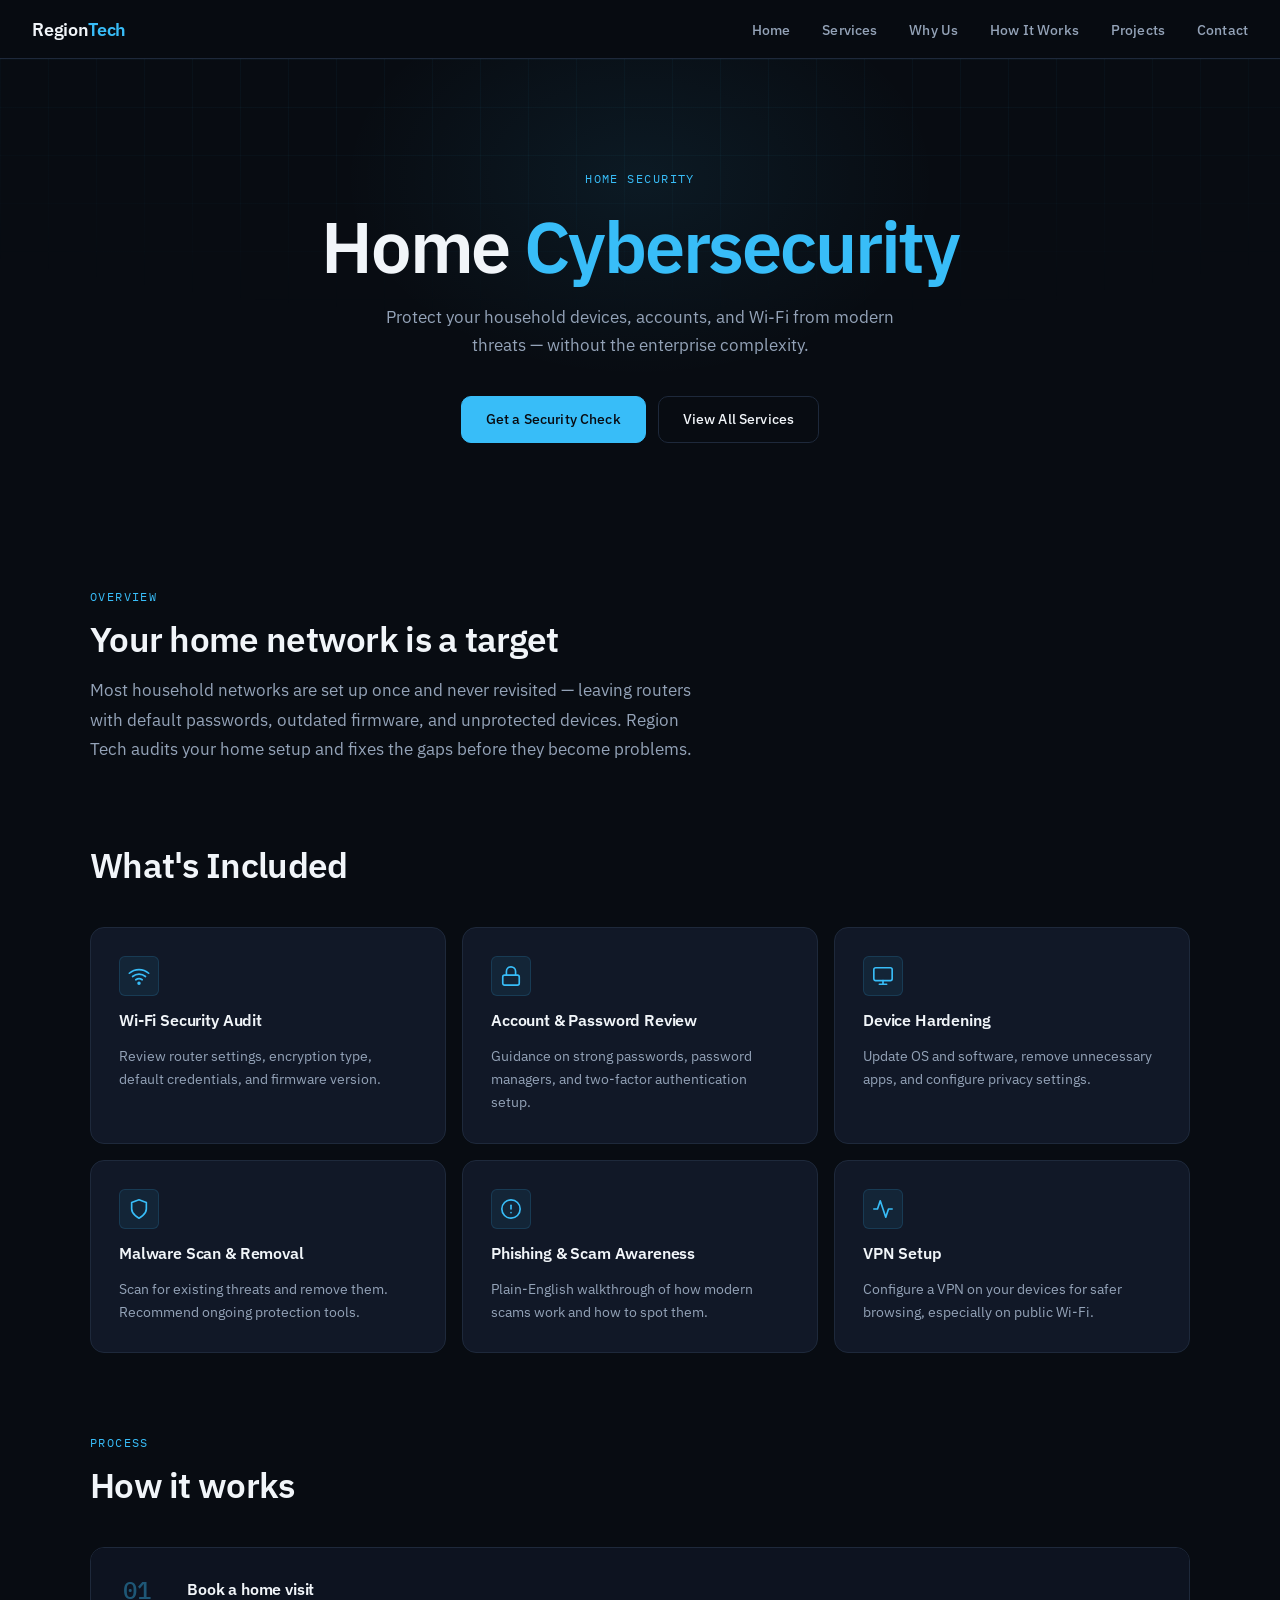
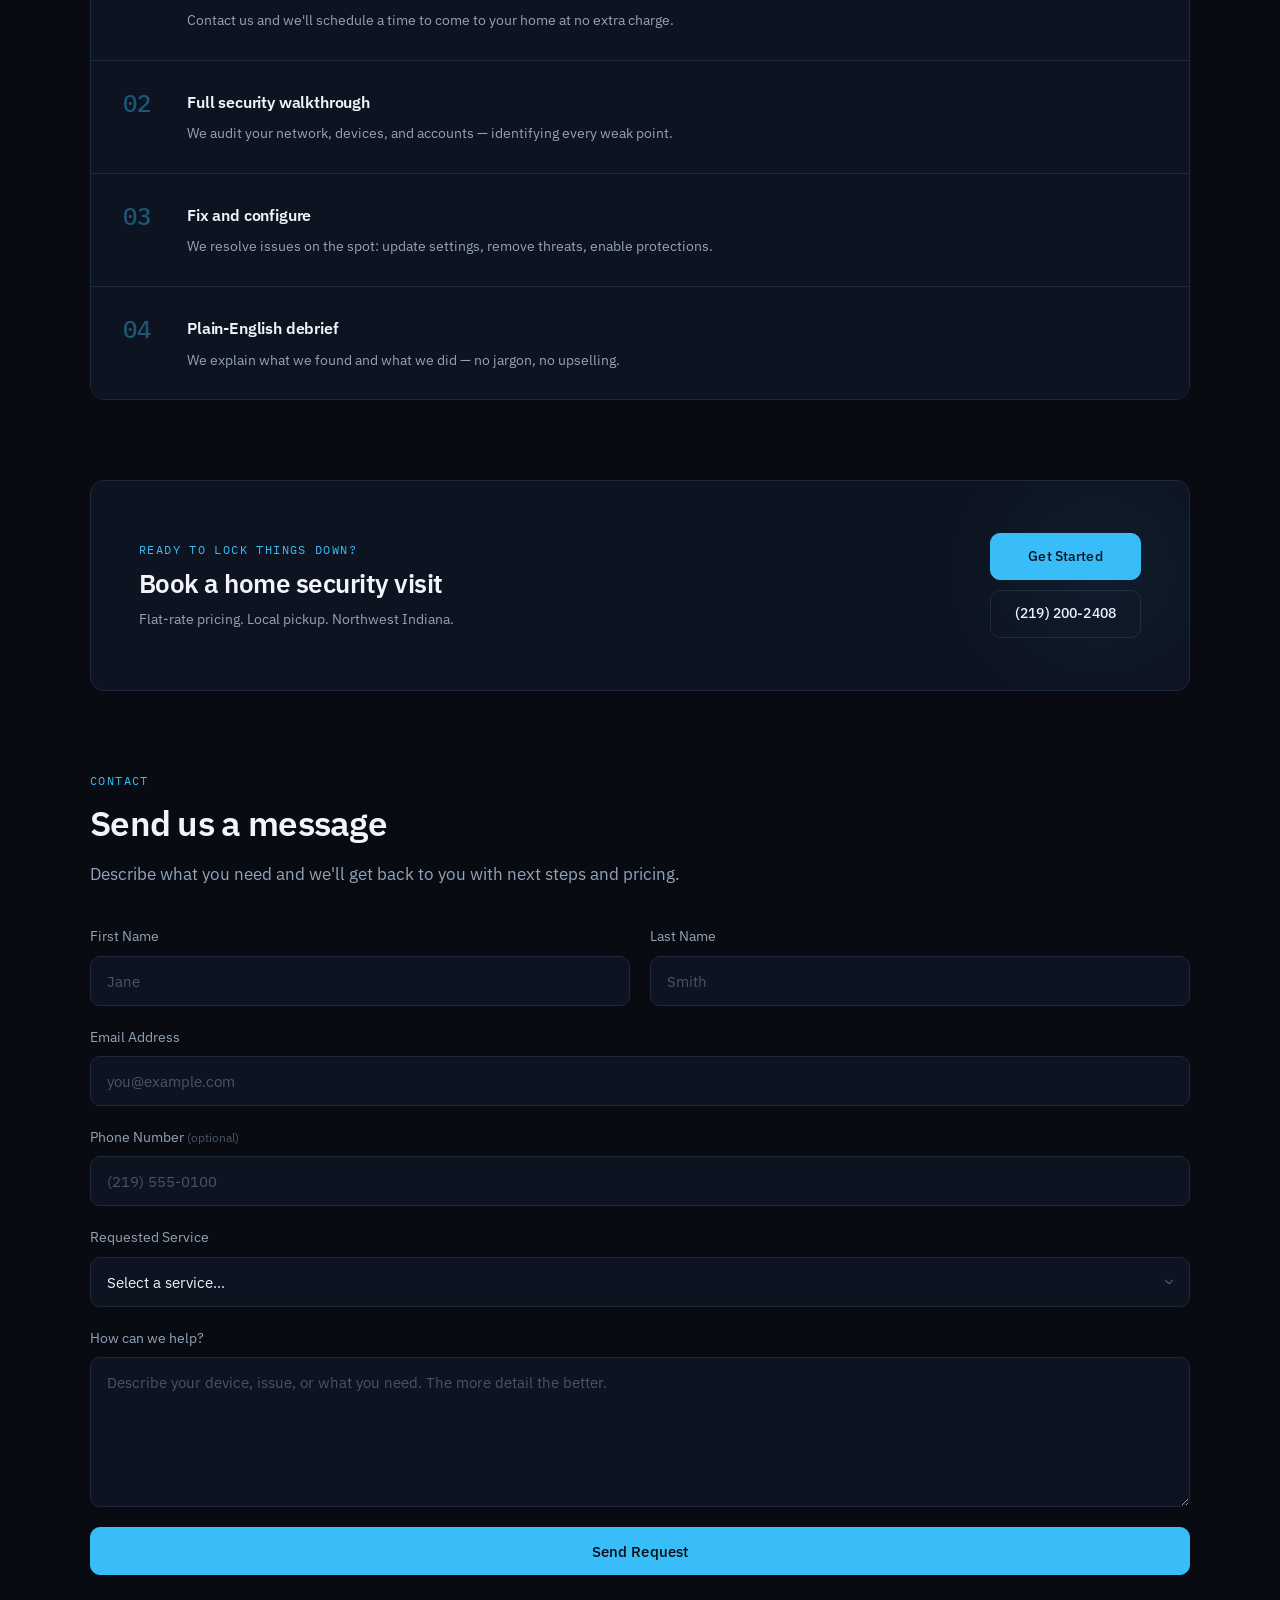
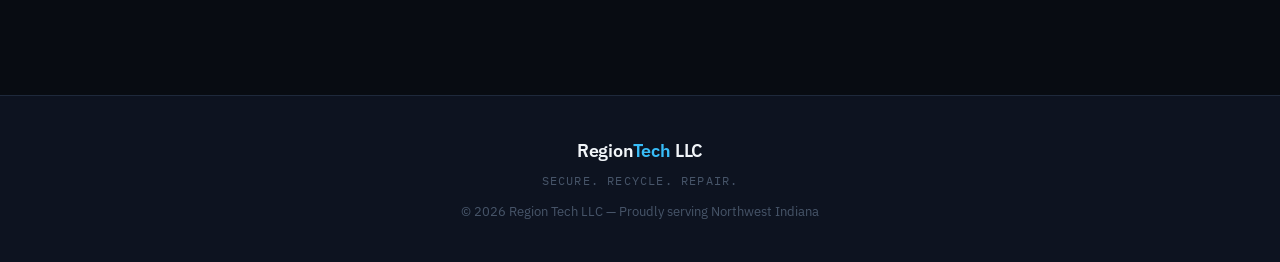
<file: services/cybersecurity-home.html>
<!DOCTYPE html>
<html lang="en">
<head>
  <meta charset="UTF-8" />
  <meta name="viewport" content="width=device-width, initial-scale=1.0"/>
  <title>Home Cybersecurity | Region Tech</title>
  <link rel="preconnect" href="https://fonts.googleapis.com">
  <link rel="preconnect" href="https://fonts.gstatic.com" crossorigin>
  <link href="https://fonts.googleapis.com/css2?family=IBM+Plex+Sans:wght@300;400;500;600&family=IBM+Plex+Mono:wght@400;500&display=swap" rel="stylesheet">
  <link rel="stylesheet" href="../assets/css/style.css">
</head>
<body>

<nav class="navbar">
  <a href="../index.html" class="logo">Region<span>Tech</span></a>
  <button class="hamburger" onclick="toggleMenu()" aria-label="Toggle navigation">&#9776;</button>
  <div class="nav-links" id="navLinks">
    <a href="../index.html">Home</a>
    <a href="../services.html">Services</a>
    <a href="../index.html#why">Why Us</a>
    <a href="../index.html#how">How It Works</a>
    <a href="../projects.html">Projects</a>
    <a href="../contact.html">Contact</a>
  </div>
</nav>

<header class="hero">
  <div class="hero-grid-bg" aria-hidden="true"></div>
  <div class="hero-content">
    <p class="hero-eyebrow">Home Security</p>
    <h1>Home <span>Cybersecurity</span></h1>
    <p class="subtext">
      Protect your household devices, accounts, and Wi-Fi from modern threats — without the enterprise complexity.
    </p>
    <div class="hero-buttons">
      <a href="../contact.html" class="btn btn-primary">Get a Security Check</a>
      <a href="../services.html" class="btn btn-outline">View All Services</a>
    </div>
  </div>
</header>

<main class="container">

  <section class="section fade-in">
    <div class="section-label">Overview</div>
    <h2>Your home network is a target</h2>
    <p class="section-intro">
      Most household networks are set up once and never revisited — leaving routers with default passwords,
      outdated firmware, and unprotected devices. Region Tech audits your home setup and fixes the gaps
      before they become problems.
    </p>
  </section>

  <section class="section fade-in">
    <h2>What's Included</h2>
    <div class="services">
      <div class="card">
        <div class="card-icon" aria-hidden="true">
          <svg width="22" height="22" viewBox="0 0 24 24" fill="none" stroke="currentColor" stroke-width="1.8" stroke-linecap="round" stroke-linejoin="round"><path d="M5 12.55a11 11 0 0 1 14.08 0"/><path d="M1.42 9a16 16 0 0 1 21.16 0"/><path d="M8.53 16.11a6 6 0 0 1 6.95 0"/><circle cx="12" cy="20" r="1" fill="currentColor"/></svg>
        </div>
        <h3>Wi-Fi Security Audit</h3>
        <p>Review router settings, encryption type, default credentials, and firmware version.</p>
      </div>
      <div class="card">
        <div class="card-icon" aria-hidden="true">
          <svg width="22" height="22" viewBox="0 0 24 24" fill="none" stroke="currentColor" stroke-width="1.8" stroke-linecap="round" stroke-linejoin="round"><rect x="3" y="11" width="18" height="11" rx="2"/><path d="M7 11V7a5 5 0 0 1 10 0v4"/></svg>
        </div>
        <h3>Account & Password Review</h3>
        <p>Guidance on strong passwords, password managers, and two-factor authentication setup.</p>
      </div>
      <div class="card">
        <div class="card-icon" aria-hidden="true">
          <svg width="22" height="22" viewBox="0 0 24 24" fill="none" stroke="currentColor" stroke-width="1.8" stroke-linecap="round" stroke-linejoin="round"><rect x="2" y="3" width="20" height="14" rx="2"/><path d="M8 21h8M12 17v4"/></svg>
        </div>
        <h3>Device Hardening</h3>
        <p>Update OS and software, remove unnecessary apps, and configure privacy settings.</p>
      </div>
      <div class="card">
        <div class="card-icon" aria-hidden="true">
          <svg width="22" height="22" viewBox="0 0 24 24" fill="none" stroke="currentColor" stroke-width="1.8" stroke-linecap="round" stroke-linejoin="round"><path d="M12 22s8-4 8-10V5l-8-3-8 3v7c0 6 8 10 8 10z"/></svg>
        </div>
        <h3>Malware Scan & Removal</h3>
        <p>Scan for existing threats and remove them. Recommend ongoing protection tools.</p>
      </div>
      <div class="card">
        <div class="card-icon" aria-hidden="true">
          <svg width="22" height="22" viewBox="0 0 24 24" fill="none" stroke="currentColor" stroke-width="1.8" stroke-linecap="round" stroke-linejoin="round"><circle cx="12" cy="12" r="10"/><line x1="12" y1="8" x2="12" y2="12"/><line x1="12" y1="16" x2="12.01" y2="16"/></svg>
        </div>
        <h3>Phishing & Scam Awareness</h3>
        <p>Plain-English walkthrough of how modern scams work and how to spot them.</p>
      </div>
      <div class="card">
        <div class="card-icon" aria-hidden="true">
          <svg width="22" height="22" viewBox="0 0 24 24" fill="none" stroke="currentColor" stroke-width="1.8" stroke-linecap="round" stroke-linejoin="round"><polyline points="22 12 18 12 15 21 9 3 6 12 2 12"/></svg>
        </div>
        <h3>VPN Setup</h3>
        <p>Configure a VPN on your devices for safer browsing, especially on public Wi-Fi.</p>
      </div>
    </div>
  </section>

  <section class="section fade-in">
    <div class="section-label">Process</div>
    <h2>How it works</h2>
    <div class="steps">
      <div class="step">
        <div class="step-num">01</div>
        <div class="step-body">
          <h3>Book a home visit</h3>
          <p>Contact us and we'll schedule a time to come to your home at no extra charge.</p>
        </div>
      </div>
      <div class="step">
        <div class="step-num">02</div>
        <div class="step-body">
          <h3>Full security walkthrough</h3>
          <p>We audit your network, devices, and accounts — identifying every weak point.</p>
        </div>
      </div>
      <div class="step">
        <div class="step-num">03</div>
        <div class="step-body">
          <h3>Fix and configure</h3>
          <p>We resolve issues on the spot: update settings, remove threats, enable protections.</p>
        </div>
      </div>
      <div class="step">
        <div class="step-num">04</div>
        <div class="step-body">
          <h3>Plain-English debrief</h3>
          <p>We explain what we found and what we did — no jargon, no upselling.</p>
        </div>
      </div>
    </div>
  </section>

  <section class="section fade-in">
    <div class="cta">
      <div class="cta-content">
        <p class="cta-eyebrow">Ready to lock things down?</p>
        <h2>Book a home security visit</h2>
        <p class="cta-sub">Flat-rate pricing. Local pickup. Northwest Indiana.</p>
      </div>
      <div class="cta-contact">
        <a href="../contact.html" class="btn btn-primary">Get Started</a>
        <a href="tel:+12192002408" class="btn btn-outline">(219) 200-2408</a>
      </div>
    </div>
  </section>

<!-- =============================================
     REGION TECH — Contact Form Snippet
     Drop this inside a <section> or <div>
     within your .container on any page.
     Requires contact form CSS in style.css.
     ============================================= -->

<section class="section fade-in" id="contact-form">
  <div class="section-label">Contact</div>
  <h2>Send us a message</h2>
  <p class="section-intro">
    Describe what you need and we'll get back to you with next steps and pricing.
  </p>

  <form
    action="https://api.web3forms.com/submit"
    method="POST"
    class="contact-form"
  >
  <input type="hidden" name="access_key" value="edbbfa2b-58e3-4f3c-8820-8a0ff33c2e7c">
  <input type="hidden" name="subject" value="New Region Tech Service Request">
  <input type="hidden" name="redirect" value="https://regiontech.org/thankyou.html">

    <div class="form-grid">
      <div class="form-group">
        <label for="first-name">First Name</label>
        <input type="text" id="first-name" name="First Name" placeholder="Jane" required>
      </div>
      <div class="form-group">
        <label for="last-name">Last Name</label>
        <input type="text" id="last-name" name="Last Name" placeholder="Smith" required>
      </div>
    </div>

    <div class="form-group">
      <label for="email">Email Address</label>
      <input type="email" id="email" name="Email" placeholder="you@example.com" required>
    </div>

    <div class="form-group">
      <label for="phone">Phone Number <span class="form-optional">(optional)</span></label>
      <input type="tel" id="phone" name="Phone" placeholder="(219) 555-0100">
    </div>

    <div class="form-group">
      <label for="service">Requested Service</label>
      <div class="select-wrapper">
        <select id="service" name="Service">
          <option value="">Select a service...</option>
          <option>Home Cybersecurity</option>
          <option>Business Cybersecurity</option>
          <option>Tech Repair &amp; Installation</option>
          <option>Wi-Fi &amp; Network Optimization</option>
          <option>Tech Pickup &amp; Disposal</option>
          <option>Media Conversion</option>
          <option>Other / Not Sure</option>
        </select>
        <svg class="select-chevron" width="14" height="14" viewBox="0 0 24 24" fill="none" stroke="currentColor" stroke-width="2" stroke-linecap="round" stroke-linejoin="round" aria-hidden="true"><polyline points="6 9 12 15 18 9"/></svg>
      </div>
    </div>

    <div class="form-group">
      <label for="message">How can we help?</label>
      <textarea
        id="message"
        name="Message"
        rows="6"
        placeholder="Describe your device, issue, or what you need. The more detail the better."
        required
      ></textarea>
    </div>

    <button type="submit" class="btn btn-primary btn-full">Send Request</button>

  </form>
</section>

  
</main>

<footer>
  <div class="footer-inner">
    <div class="footer-brand">Region<span>Tech</span> LLC</div>
    <p class="footer-tagline">Secure. Recycle. Repair.</p>
    <p class="footer-copy">&copy; 2026 Region Tech LLC &mdash; Proudly serving Northwest Indiana</p>
  </div>
</footer>

<script src="../assets/js/script.js"></script>
</body>
</html>
</file>
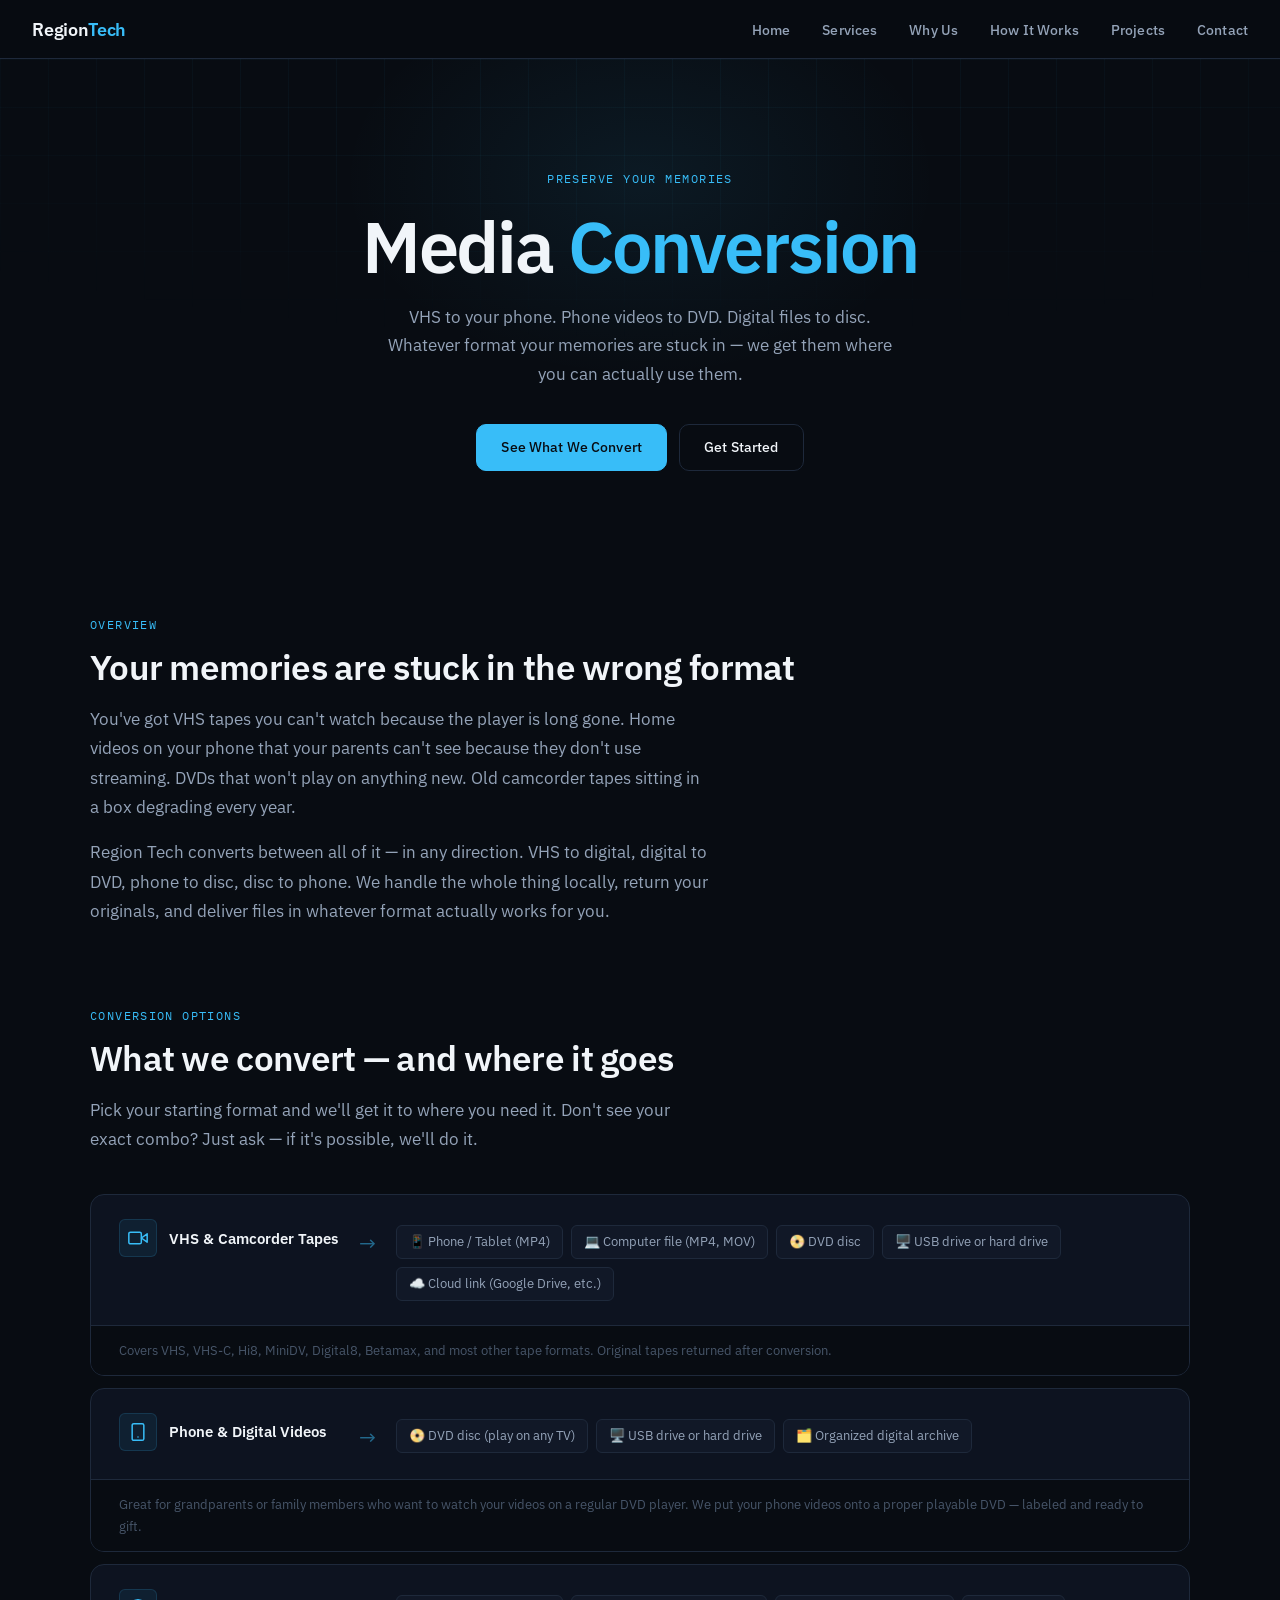
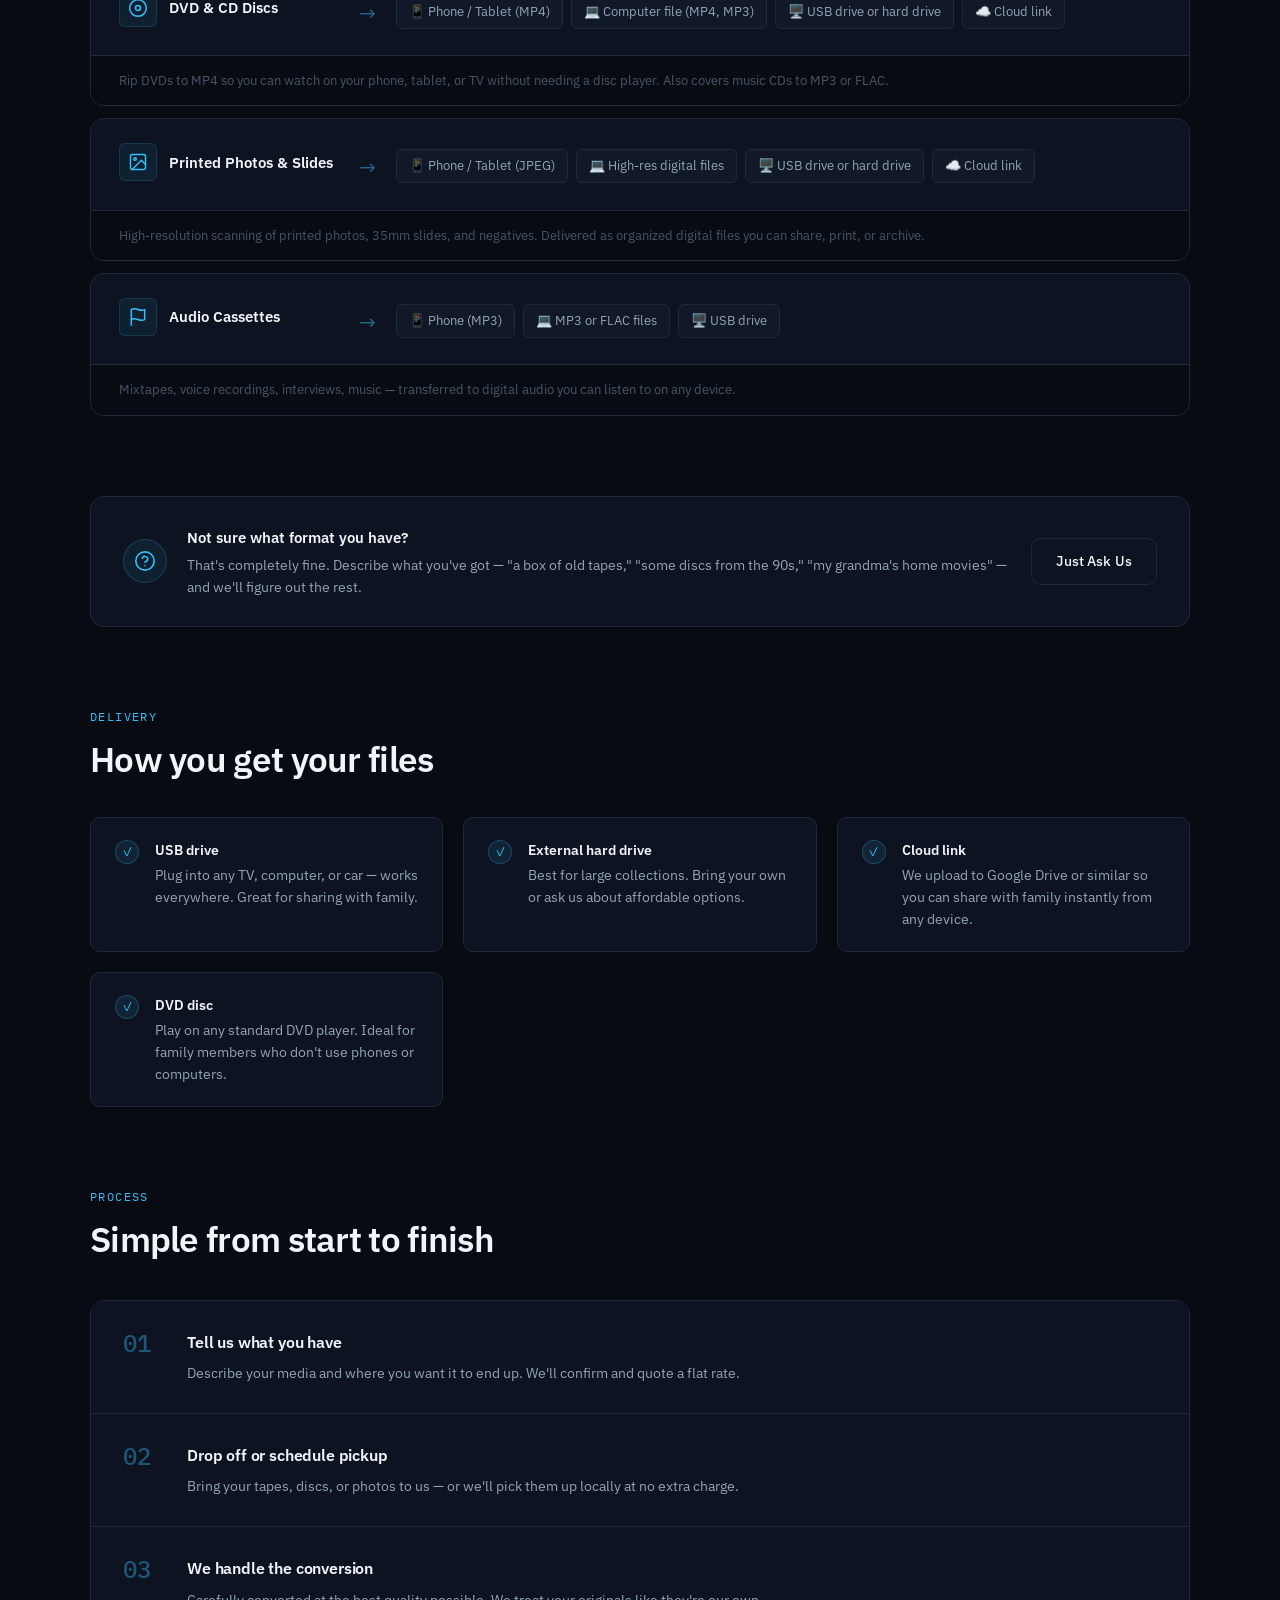
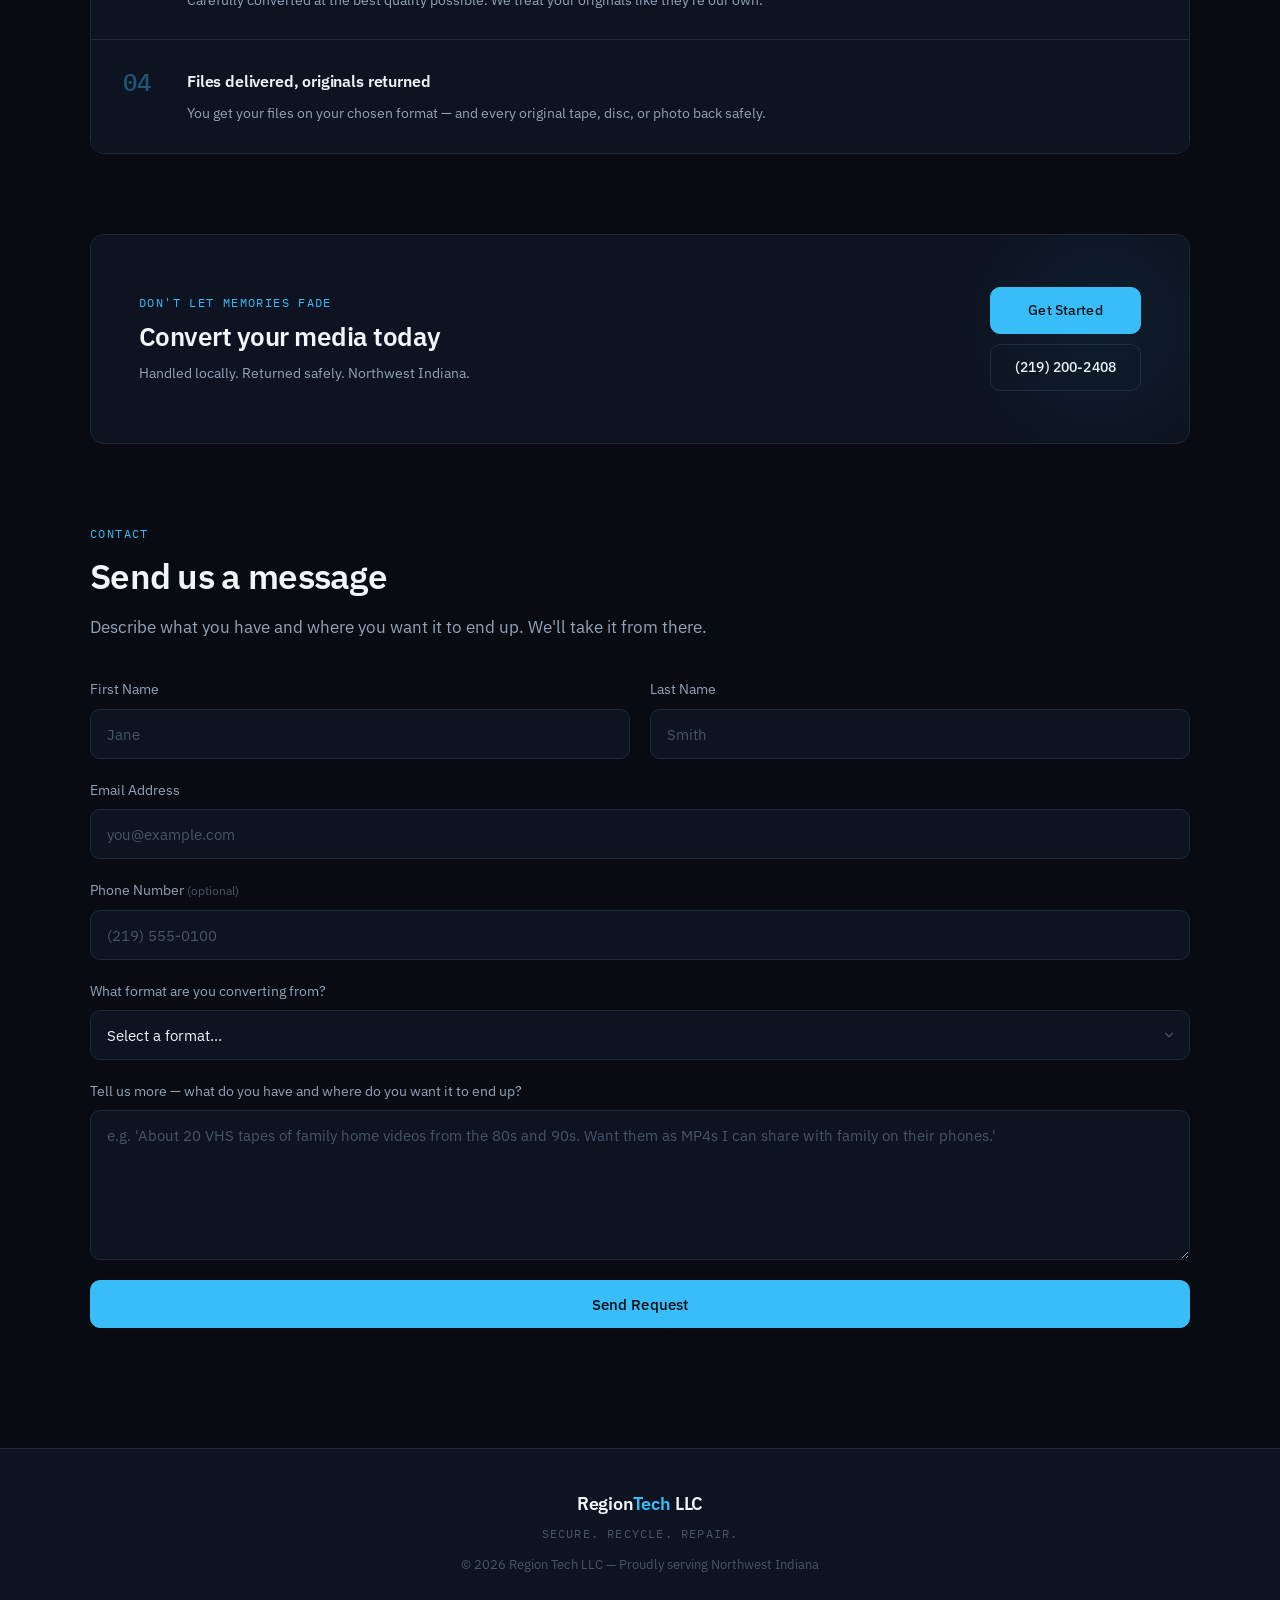
<file: services/media-conversion.html>
<!DOCTYPE html>
<html lang="en">
<head>
  <meta charset="UTF-8" />
  <meta name="viewport" content="width=device-width, initial-scale=1.0"/>
  <title>Media Conversion | Region Tech</title>
  <link rel="preconnect" href="https://fonts.googleapis.com">
  <link rel="preconnect" href="https://fonts.gstatic.com" crossorigin>
  <link href="https://fonts.googleapis.com/css2?family=IBM+Plex+Sans:wght@300;400;500;600&family=IBM+Plex+Mono:wght@400;500&display=swap" rel="stylesheet">
  <link rel="stylesheet" href="../assets/css/style.css">
</head>
<body>

<nav class="navbar">
  <a href="../index.html" class="logo">Region<span>Tech</span></a>
  <button class="hamburger" onclick="toggleMenu()" aria-label="Toggle navigation">&#9776;</button>
  <div class="nav-links" id="navLinks">
    <a href="../index.html">Home</a>
    <a href="../services.html">Services</a>
    <a href="../index.html#why">Why Us</a>
    <a href="../index.html#how">How It Works</a>
    <a href="../projects.html">Projects</a>
    <a href="../contact.html">Contact</a>
  </div>
</nav>

<header class="hero">
  <div class="hero-grid-bg" aria-hidden="true"></div>
  <div class="hero-content">
    <p class="hero-eyebrow">Preserve Your Memories</p>
    <h1>Media <span>Conversion</span></h1>
    <p class="subtext">
      VHS to your phone. Phone videos to DVD. Digital files to disc.
      Whatever format your memories are stuck in — we get them where you can actually use them.
    </p>
    <div class="hero-buttons">
      <a href="#conversions" class="btn btn-primary">See What We Convert</a>
      <a href="../contact.html" class="btn btn-outline">Get Started</a>
    </div>
  </div>
</header>

<main class="container">

  <!-- HOOK -->
  <section class="section fade-in">
    <div class="section-label">Overview</div>
    <h2>Your memories are stuck in the wrong format</h2>
    <p class="section-intro">
      You've got VHS tapes you can't watch because the player is long gone. Home videos on your phone
      that your parents can't see because they don't use streaming. DVDs that won't play on anything
      new. Old camcorder tapes sitting in a box degrading every year.
    </p>
    <p class="section-intro" style="margin-top: 16px;">
      Region Tech converts between all of it — in any direction. VHS to digital, digital to DVD,
      phone to disc, disc to phone. We handle the whole thing locally, return your originals,
      and deliver files in whatever format actually works for you.
    </p>
  </section>

  <!-- CONVERSION PATHS -->
  <section class="section fade-in" id="conversions">
    <div class="section-label">Conversion Options</div>
    <h2>What we convert — and where it goes</h2>
    <p class="section-intro" style="margin-bottom: 40px;">
      Pick your starting format and we'll get it to where you need it.
      Don't see your exact combo? Just ask — if it's possible, we'll do it.
    </p>

    <div class="conversion-group">
      <div class="conversion-group-header">
        <div class="conversion-from">
          <div class="conversion-icon" aria-hidden="true">
            <svg width="20" height="20" viewBox="0 0 24 24" fill="none" stroke="currentColor" stroke-width="1.8" stroke-linecap="round" stroke-linejoin="round"><polygon points="23 7 16 12 23 17 23 7"/><rect x="1" y="5" width="15" height="14" rx="2"/></svg>
          </div>
          <span>VHS &amp; Camcorder Tapes</span>
        </div>
        <div class="conversion-arrow" aria-hidden="true">→</div>
        <div class="conversion-destinations">
          <span class="conversion-dest">📱 Phone / Tablet (MP4)</span>
          <span class="conversion-dest">💻 Computer file (MP4, MOV)</span>
          <span class="conversion-dest">📀 DVD disc</span>
          <span class="conversion-dest">🖥️ USB drive or hard drive</span>
          <span class="conversion-dest">☁️ Cloud link (Google Drive, etc.)</span>
        </div>
      </div>
      <p class="conversion-note">
        Covers VHS, VHS-C, Hi8, MiniDV, Digital8, Betamax, and most other tape formats.
        Original tapes returned after conversion.
      </p>
    </div>

    <div class="conversion-group">
      <div class="conversion-group-header">
        <div class="conversion-from">
          <div class="conversion-icon" aria-hidden="true">
            <svg width="20" height="20" viewBox="0 0 24 24" fill="none" stroke="currentColor" stroke-width="1.8" stroke-linecap="round" stroke-linejoin="round"><rect x="5" y="2" width="14" height="20" rx="2" ry="2"/><line x1="12" y1="18" x2="12.01" y2="18"/></svg>
          </div>
          <span>Phone &amp; Digital Videos</span>
        </div>
        <div class="conversion-arrow" aria-hidden="true">→</div>
        <div class="conversion-destinations">
          <span class="conversion-dest">📀 DVD disc (play on any TV)</span>
          <span class="conversion-dest">🖥️ USB drive or hard drive</span>
          <span class="conversion-dest">🗂️ Organized digital archive</span>
        </div>
      </div>
      <p class="conversion-note">
        Great for grandparents or family members who want to watch your videos on a regular DVD player.
        We put your phone videos onto a proper playable DVD — labeled and ready to gift.
      </p>
    </div>

    <div class="conversion-group">
      <div class="conversion-group-header">
        <div class="conversion-from">
          <div class="conversion-icon" aria-hidden="true">
            <svg width="20" height="20" viewBox="0 0 24 24" fill="none" stroke="currentColor" stroke-width="1.8" stroke-linecap="round" stroke-linejoin="round"><circle cx="12" cy="12" r="10"/><circle cx="12" cy="12" r="3"/></svg>
          </div>
          <span>DVD &amp; CD Discs</span>
        </div>
        <div class="conversion-arrow" aria-hidden="true">→</div>
        <div class="conversion-destinations">
          <span class="conversion-dest">📱 Phone / Tablet (MP4)</span>
          <span class="conversion-dest">💻 Computer file (MP4, MP3)</span>
          <span class="conversion-dest">🖥️ USB drive or hard drive</span>
          <span class="conversion-dest">☁️ Cloud link</span>
        </div>
      </div>
      <p class="conversion-note">
        Rip DVDs to MP4 so you can watch on your phone, tablet, or TV without needing a disc player.
        Also covers music CDs to MP3 or FLAC.
      </p>
    </div>

    <div class="conversion-group">
      <div class="conversion-group-header">
        <div class="conversion-from">
          <div class="conversion-icon" aria-hidden="true">
            <svg width="20" height="20" viewBox="0 0 24 24" fill="none" stroke="currentColor" stroke-width="1.8" stroke-linecap="round" stroke-linejoin="round"><rect x="3" y="3" width="18" height="18" rx="2"/><circle cx="8.5" cy="8.5" r="1.5"/><polyline points="21 15 16 10 5 21"/></svg>
          </div>
          <span>Printed Photos &amp; Slides</span>
        </div>
        <div class="conversion-arrow" aria-hidden="true">→</div>
        <div class="conversion-destinations">
          <span class="conversion-dest">📱 Phone / Tablet (JPEG)</span>
          <span class="conversion-dest">💻 High-res digital files</span>
          <span class="conversion-dest">🖥️ USB drive or hard drive</span>
          <span class="conversion-dest">☁️ Cloud link</span>
        </div>
      </div>
      <p class="conversion-note">
        High-resolution scanning of printed photos, 35mm slides, and negatives.
        Delivered as organized digital files you can share, print, or archive.
      </p>
    </div>

    <div class="conversion-group">
      <div class="conversion-group-header">
        <div class="conversion-from">
          <div class="conversion-icon" aria-hidden="true">
            <svg width="20" height="20" viewBox="0 0 24 24" fill="none" stroke="currentColor" stroke-width="1.8" stroke-linecap="round" stroke-linejoin="round"><path d="M4 15s1-1 4-1 5 2 8 2 4-1 4-1V3s-1 1-4 1-5-2-8-2-4 1-4 1z"/><line x1="4" y1="22" x2="4" y2="15"/></svg>
          </div>
          <span>Audio Cassettes</span>
        </div>
        <div class="conversion-arrow" aria-hidden="true">→</div>
        <div class="conversion-destinations">
          <span class="conversion-dest">📱 Phone (MP3)</span>
          <span class="conversion-dest">💻 MP3 or FLAC files</span>
          <span class="conversion-dest">🖥️ USB drive</span>
        </div>
      </div>
      <p class="conversion-note">
        Mixtapes, voice recordings, interviews, music — transferred to digital audio
        you can listen to on any device.
      </p>
    </div>

  </section>

  <!-- NOT SURE CALLOUT -->
  <section class="section fade-in">
    <div class="not-sure-block">
      <div class="not-sure-icon" aria-hidden="true">
        <svg width="22" height="22" viewBox="0 0 24 24" fill="none" stroke="currentColor" stroke-width="1.8" stroke-linecap="round" stroke-linejoin="round"><circle cx="12" cy="12" r="10"/><path d="M9.09 9a3 3 0 0 1 5.83 1c0 2-3 3-3 3"/><line x1="12" y1="17" x2="12.01" y2="17"/></svg>
      </div>
      <div class="not-sure-text">
        <strong>Not sure what format you have?</strong>
        <p>That's completely fine. Describe what you've got — "a box of old tapes," "some discs from the 90s," "my grandma's home movies" — and we'll figure out the rest.</p>
      </div>
      <a href="../contact.html" class="btn btn-outline">Just Ask Us</a>
    </div>
  </section>

  <!-- DELIVERY OPTIONS -->
  <section class="section fade-in">
    <div class="section-label">Delivery</div>
    <h2>How you get your files</h2>
    <div class="why-grid">
      <div class="why-item">
        <div class="why-check" aria-hidden="true">&#10003;</div>
        <div>
          <strong>USB drive</strong>
          <p>Plug into any TV, computer, or car — works everywhere. Great for sharing with family.</p>
        </div>
      </div>
      <div class="why-item">
        <div class="why-check" aria-hidden="true">&#10003;</div>
        <div>
          <strong>External hard drive</strong>
          <p>Best for large collections. Bring your own or ask us about affordable options.</p>
        </div>
      </div>
      <div class="why-item">
        <div class="why-check" aria-hidden="true">&#10003;</div>
        <div>
          <strong>Cloud link</strong>
          <p>We upload to Google Drive or similar so you can share with family instantly from any device.</p>
        </div>
      </div>
      <div class="why-item">
        <div class="why-check" aria-hidden="true">&#10003;</div>
        <div>
          <strong>DVD disc</strong>
          <p>Play on any standard DVD player. Ideal for family members who don't use phones or computers.</p>
        </div>
      </div>
    </div>
  </section>

  <!-- PROCESS -->
  <section class="section fade-in">
    <div class="section-label">Process</div>
    <h2>Simple from start to finish</h2>
    <div class="steps">
      <div class="step">
        <div class="step-num">01</div>
        <div class="step-body">
          <h3>Tell us what you have</h3>
          <p>Describe your media and where you want it to end up. We'll confirm and quote a flat rate.</p>
        </div>
      </div>
      <div class="step">
        <div class="step-num">02</div>
        <div class="step-body">
          <h3>Drop off or schedule pickup</h3>
          <p>Bring your tapes, discs, or photos to us — or we'll pick them up locally at no extra charge.</p>
        </div>
      </div>
      <div class="step">
        <div class="step-num">03</div>
        <div class="step-body">
          <h3>We handle the conversion</h3>
          <p>Carefully converted at the best quality possible. We treat your originals like they're our own.</p>
        </div>
      </div>
      <div class="step">
        <div class="step-num">04</div>
        <div class="step-body">
          <h3>Files delivered, originals returned</h3>
          <p>You get your files on your chosen format — and every original tape, disc, or photo back safely.</p>
        </div>
      </div>
    </div>
  </section>

  <!-- CTA -->
  <section class="section fade-in">
    <div class="cta">
      <div class="cta-content">
        <p class="cta-eyebrow">Don't let memories fade</p>
        <h2>Convert your media today</h2>
        <p class="cta-sub">Handled locally. Returned safely. Northwest Indiana.</p>
      </div>
      <div class="cta-contact">
        <a href="../contact.html" class="btn btn-primary">Get Started</a>
        <a href="tel:+12192002408" class="btn btn-outline">(219) 200-2408</a>
      </div>
    </div>
  </section>

  <!-- CONTACT FORM -->
  <section class="section fade-in" id="contact-form">
    <div class="section-label">Contact</div>
    <h2>Send us a message</h2>
    <p class="section-intro">
      Describe what you have and where you want it to end up. We'll take it from there.
    </p>

    <form
      action="https://api.web3forms.com/submit"
      method="POST"
      class="contact-form"
    >
      <input type="hidden" name="access_key" value="edbbfa2b-58e3-4f3c-8820-8a0ff33c2e7c">
      <input type="hidden" name="subject" value="Media Conversion Request — Region Tech">
      <input type="hidden" name="redirect" value="https://regiontech.org/thankyou.html">

      <div class="form-grid">
        <div class="form-group">
          <label for="first-name">First Name</label>
          <input type="text" id="first-name" name="First Name" placeholder="Jane" required>
        </div>
        <div class="form-group">
          <label for="last-name">Last Name</label>
          <input type="text" id="last-name" name="Last Name" placeholder="Smith" required>
        </div>
      </div>

      <div class="form-group">
        <label for="email">Email Address</label>
        <input type="email" id="email" name="Email" placeholder="you@example.com" required>
      </div>

      <div class="form-group">
        <label for="phone">Phone Number <span class="form-optional">(optional)</span></label>
        <input type="tel" id="phone" name="Phone" placeholder="(219) 555-0100">
      </div>

      <div class="form-group">
        <label for="media-type">What format are you converting from?</label>
        <div class="select-wrapper">
          <select id="media-type" name="Media Type">
            <option value="">Select a format...</option>
            <option>VHS Tapes</option>
            <option>VHS-C / Camcorder Tapes</option>
            <option>DVD Discs</option>
            <option>CD Discs</option>
            <option>Phone / Digital Videos</option>
            <option>Printed Photos or Slides</option>
            <option>Audio Cassettes</option>
            <option>Multiple / Mixed Formats</option>
            <option>Not Sure</option>
          </select>
          <svg class="select-chevron" width="14" height="14" viewBox="0 0 24 24" fill="none" stroke="currentColor" stroke-width="2" stroke-linecap="round" stroke-linejoin="round" aria-hidden="true"><polyline points="6 9 12 15 18 9"/></svg>
        </div>
      </div>

      <div class="form-group">
        <label for="message">Tell us more — what do you have and where do you want it to end up?</label>
        <textarea
          id="message"
          name="Message"
          rows="6"
          placeholder="e.g. 'About 20 VHS tapes of family home videos from the 80s and 90s. Want them as MP4s I can share with family on their phones.'"
          required
        ></textarea>
      </div>

      <button type="submit" class="btn btn-primary btn-full">Send Request</button>

    </form>
  </section>

</main>

<footer>
  <div class="footer-inner">
    <div class="footer-brand">Region<span>Tech</span> LLC</div>
    <p class="footer-tagline">Secure. Recycle. Repair.</p>
    <p class="footer-copy">&copy; 2026 Region Tech LLC &mdash; Proudly serving Northwest Indiana</p>
  </div>
</footer>

<script src="../assets/js/script.js"></script>
</body>
</html>
</file>
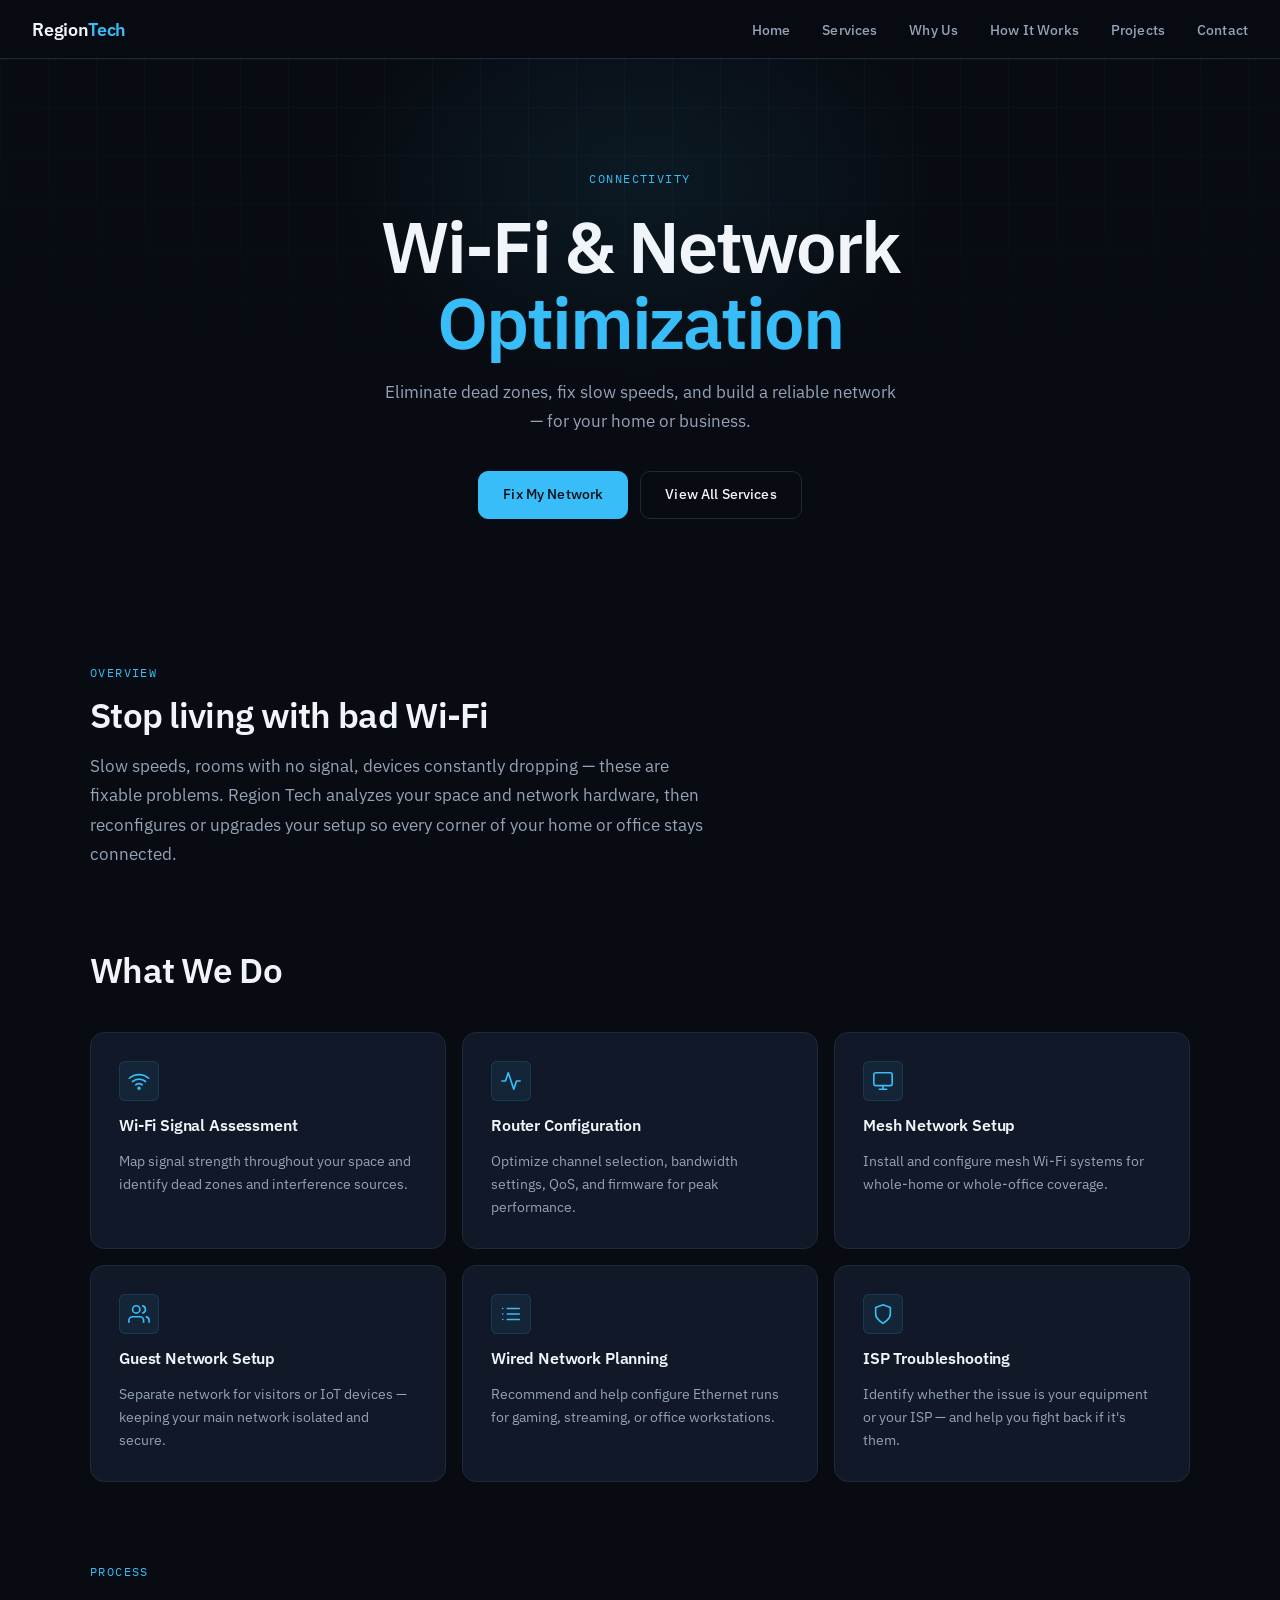
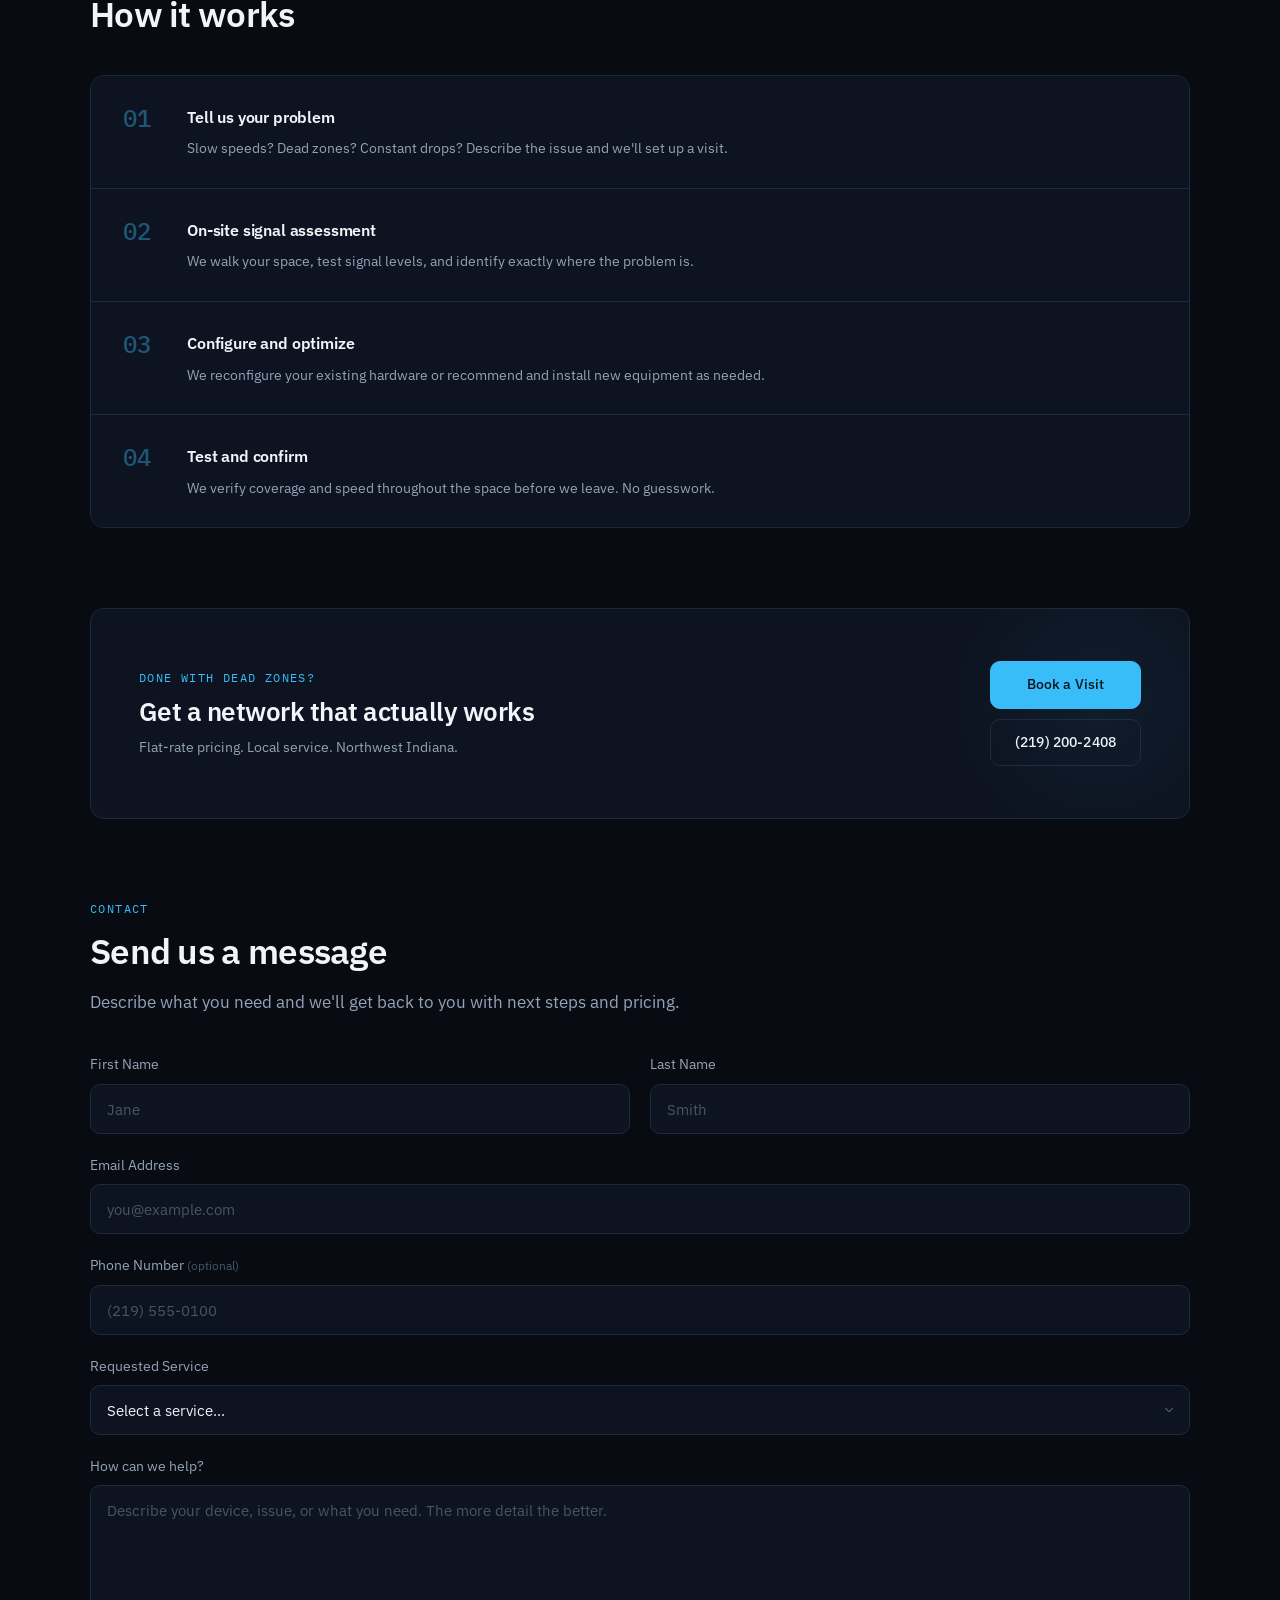
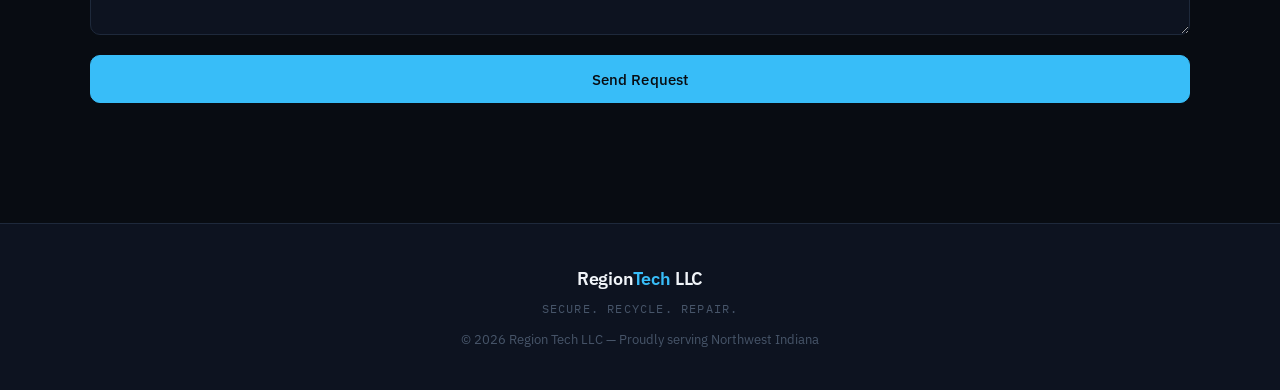
<file: services/network-optimization.html>
<!DOCTYPE html>
<html lang="en">
<head>
  <meta charset="UTF-8" />
  <meta name="viewport" content="width=device-width, initial-scale=1.0"/>
  <title>Wi-Fi & Network Optimization | Region Tech</title>
  <link rel="preconnect" href="https://fonts.googleapis.com">
  <link rel="preconnect" href="https://fonts.gstatic.com" crossorigin>
  <link href="https://fonts.googleapis.com/css2?family=IBM+Plex+Sans:wght@300;400;500;600&family=IBM+Plex+Mono:wght@400;500&display=swap" rel="stylesheet">
  <link rel="stylesheet" href="../assets/css/style.css">
</head>
<body>

<nav class="navbar">
  <a href="../index.html" class="logo">Region<span>Tech</span></a>
  <button class="hamburger" onclick="toggleMenu()" aria-label="Toggle navigation">&#9776;</button>
  <div class="nav-links" id="navLinks">
    <a href="../index.html">Home</a>
    <a href="../services.html">Services</a>
    <a href="../index.html#why">Why Us</a>
    <a href="../index.html#how">How It Works</a>
    <a href="../projects.html">Projects</a>
    <a href="../contact.html">Contact</a>
  </div>
</nav>

<header class="hero">
  <div class="hero-grid-bg" aria-hidden="true"></div>
  <div class="hero-content">
    <p class="hero-eyebrow">Connectivity</p>
    <h1>Wi-Fi &amp; Network <span>Optimization</span></h1>
    <p class="subtext">
      Eliminate dead zones, fix slow speeds, and build a reliable network — for your home or business.
    </p>
    <div class="hero-buttons">
      <a href="../contact.html" class="btn btn-primary">Fix My Network</a>
      <a href="../services.html" class="btn btn-outline">View All Services</a>
    </div>
  </div>
</header>

<main class="container">

  <section class="section fade-in">
    <div class="section-label">Overview</div>
    <h2>Stop living with bad Wi-Fi</h2>
    <p class="section-intro">
      Slow speeds, rooms with no signal, devices constantly dropping — these are fixable problems.
      Region Tech analyzes your space and network hardware, then reconfigures or upgrades your setup
      so every corner of your home or office stays connected.
    </p>
  </section>

  <section class="section fade-in">
    <h2>What We Do</h2>
    <div class="services">
      <div class="card">
        <div class="card-icon" aria-hidden="true">
          <svg width="22" height="22" viewBox="0 0 24 24" fill="none" stroke="currentColor" stroke-width="1.8" stroke-linecap="round" stroke-linejoin="round"><path d="M5 12.55a11 11 0 0 1 14.08 0"/><path d="M1.42 9a16 16 0 0 1 21.16 0"/><path d="M8.53 16.11a6 6 0 0 1 6.95 0"/><circle cx="12" cy="20" r="1" fill="currentColor"/></svg>
        </div>
        <h3>Wi-Fi Signal Assessment</h3>
        <p>Map signal strength throughout your space and identify dead zones and interference sources.</p>
      </div>
      <div class="card">
        <div class="card-icon" aria-hidden="true">
          <svg width="22" height="22" viewBox="0 0 24 24" fill="none" stroke="currentColor" stroke-width="1.8" stroke-linecap="round" stroke-linejoin="round"><polyline points="22 12 18 12 15 21 9 3 6 12 2 12"/></svg>
        </div>
        <h3>Router Configuration</h3>
        <p>Optimize channel selection, bandwidth settings, QoS, and firmware for peak performance.</p>
      </div>
      <div class="card">
        <div class="card-icon" aria-hidden="true">
          <svg width="22" height="22" viewBox="0 0 24 24" fill="none" stroke="currentColor" stroke-width="1.8" stroke-linecap="round" stroke-linejoin="round"><rect x="2" y="3" width="20" height="14" rx="2"/><path d="M8 21h8M12 17v4"/></svg>
        </div>
        <h3>Mesh Network Setup</h3>
        <p>Install and configure mesh Wi-Fi systems for whole-home or whole-office coverage.</p>
      </div>
      <div class="card">
        <div class="card-icon" aria-hidden="true">
          <svg width="22" height="22" viewBox="0 0 24 24" fill="none" stroke="currentColor" stroke-width="1.8" stroke-linecap="round" stroke-linejoin="round"><path d="M17 21v-2a4 4 0 0 0-4-4H5a4 4 0 0 0-4 4v2"/><circle cx="9" cy="7" r="4"/><path d="M23 21v-2a4 4 0 0 0-3-3.87"/><path d="M16 3.13a4 4 0 0 1 0 7.75"/></svg>
        </div>
        <h3>Guest Network Setup</h3>
        <p>Separate network for visitors or IoT devices — keeping your main network isolated and secure.</p>
      </div>
      <div class="card">
        <div class="card-icon" aria-hidden="true">
          <svg width="22" height="22" viewBox="0 0 24 24" fill="none" stroke="currentColor" stroke-width="1.8" stroke-linecap="round" stroke-linejoin="round"><line x1="8" y1="6" x2="21" y2="6"/><line x1="8" y1="12" x2="21" y2="12"/><line x1="8" y1="18" x2="21" y2="18"/><line x1="3" y1="6" x2="3.01" y2="6"/><line x1="3" y1="12" x2="3.01" y2="12"/><line x1="3" y1="18" x2="3.01" y2="18"/></svg>
        </div>
        <h3>Wired Network Planning</h3>
        <p>Recommend and help configure Ethernet runs for gaming, streaming, or office workstations.</p>
      </div>
      <div class="card">
        <div class="card-icon" aria-hidden="true">
          <svg width="22" height="22" viewBox="0 0 24 24" fill="none" stroke="currentColor" stroke-width="1.8" stroke-linecap="round" stroke-linejoin="round"><path d="M12 22s8-4 8-10V5l-8-3-8 3v7c0 6 8 10 8 10z"/></svg>
        </div>
        <h3>ISP Troubleshooting</h3>
        <p>Identify whether the issue is your equipment or your ISP — and help you fight back if it's them.</p>
      </div>
    </div>
  </section>

  <section class="section fade-in">
    <div class="section-label">Process</div>
    <h2>How it works</h2>
    <div class="steps">
      <div class="step">
        <div class="step-num">01</div>
        <div class="step-body">
          <h3>Tell us your problem</h3>
          <p>Slow speeds? Dead zones? Constant drops? Describe the issue and we'll set up a visit.</p>
        </div>
      </div>
      <div class="step">
        <div class="step-num">02</div>
        <div class="step-body">
          <h3>On-site signal assessment</h3>
          <p>We walk your space, test signal levels, and identify exactly where the problem is.</p>
        </div>
      </div>
      <div class="step">
        <div class="step-num">03</div>
        <div class="step-body">
          <h3>Configure and optimize</h3>
          <p>We reconfigure your existing hardware or recommend and install new equipment as needed.</p>
        </div>
      </div>
      <div class="step">
        <div class="step-num">04</div>
        <div class="step-body">
          <h3>Test and confirm</h3>
          <p>We verify coverage and speed throughout the space before we leave. No guesswork.</p>
        </div>
      </div>
    </div>
  </section>

  <section class="section fade-in">
    <div class="cta">
      <div class="cta-content">
        <p class="cta-eyebrow">Done with dead zones?</p>
        <h2>Get a network that actually works</h2>
        <p class="cta-sub">Flat-rate pricing. Local service. Northwest Indiana.</p>
      </div>
      <div class="cta-contact">
        <a href="../contact.html" class="btn btn-primary">Book a Visit</a>
        <a href="tel:+12192002408" class="btn btn-outline">(219) 200-2408</a>
      </div>
    </div>
  </section>

<!-- =============================================
     REGION TECH — Contact Form Snippet
     Drop this inside a <section> or <div>
     within your .container on any page.
     Requires contact form CSS in style.css.
     ============================================= -->

<section class="section fade-in" id="contact-form">
  <div class="section-label">Contact</div>
  <h2>Send us a message</h2>
  <p class="section-intro">
    Describe what you need and we'll get back to you with next steps and pricing.
  </p>

  <form
    action="https://api.web3forms.com/submit"
    method="POST"
    class="contact-form"
  >
  <input type="hidden" name="access_key" value="edbbfa2b-58e3-4f3c-8820-8a0ff33c2e7c">
  <input type="hidden" name="subject" value="New Region Tech Service Request">
  <input type="hidden" name="redirect" value="https://regiontech.org/thankyou.html">

    <div class="form-grid">
      <div class="form-group">
        <label for="first-name">First Name</label>
        <input type="text" id="first-name" name="First Name" placeholder="Jane" required>
      </div>
      <div class="form-group">
        <label for="last-name">Last Name</label>
        <input type="text" id="last-name" name="Last Name" placeholder="Smith" required>
      </div>
    </div>

    <div class="form-group">
      <label for="email">Email Address</label>
      <input type="email" id="email" name="Email" placeholder="you@example.com" required>
    </div>

    <div class="form-group">
      <label for="phone">Phone Number <span class="form-optional">(optional)</span></label>
      <input type="tel" id="phone" name="Phone" placeholder="(219) 555-0100">
    </div>

    <div class="form-group">
      <label for="service">Requested Service</label>
      <div class="select-wrapper">
        <select id="service" name="Service">
          <option value="">Select a service...</option>
          <option>Home Cybersecurity</option>
          <option>Business Cybersecurity</option>
          <option>Tech Repair &amp; Installation</option>
          <option>Wi-Fi &amp; Network Optimization</option>
          <option>Tech Pickup &amp; Disposal</option>
          <option>Media Conversion</option>
          <option>Other / Not Sure</option>
        </select>
        <svg class="select-chevron" width="14" height="14" viewBox="0 0 24 24" fill="none" stroke="currentColor" stroke-width="2" stroke-linecap="round" stroke-linejoin="round" aria-hidden="true"><polyline points="6 9 12 15 18 9"/></svg>
      </div>
    </div>

    <div class="form-group">
      <label for="message">How can we help?</label>
      <textarea
        id="message"
        name="Message"
        rows="6"
        placeholder="Describe your device, issue, or what you need. The more detail the better."
        required
      ></textarea>
    </div>

    <button type="submit" class="btn btn-primary btn-full">Send Request</button>

  </form>
</section>

  
</main>

<footer>
  <div class="footer-inner">
    <div class="footer-brand">Region<span>Tech</span> LLC</div>
    <p class="footer-tagline">Secure. Recycle. Repair.</p>
    <p class="footer-copy">&copy; 2026 Region Tech LLC &mdash; Proudly serving Northwest Indiana</p>
  </div>
</footer>

<script src="../assets/js/script.js"></script>
</body>
</html>
</file>
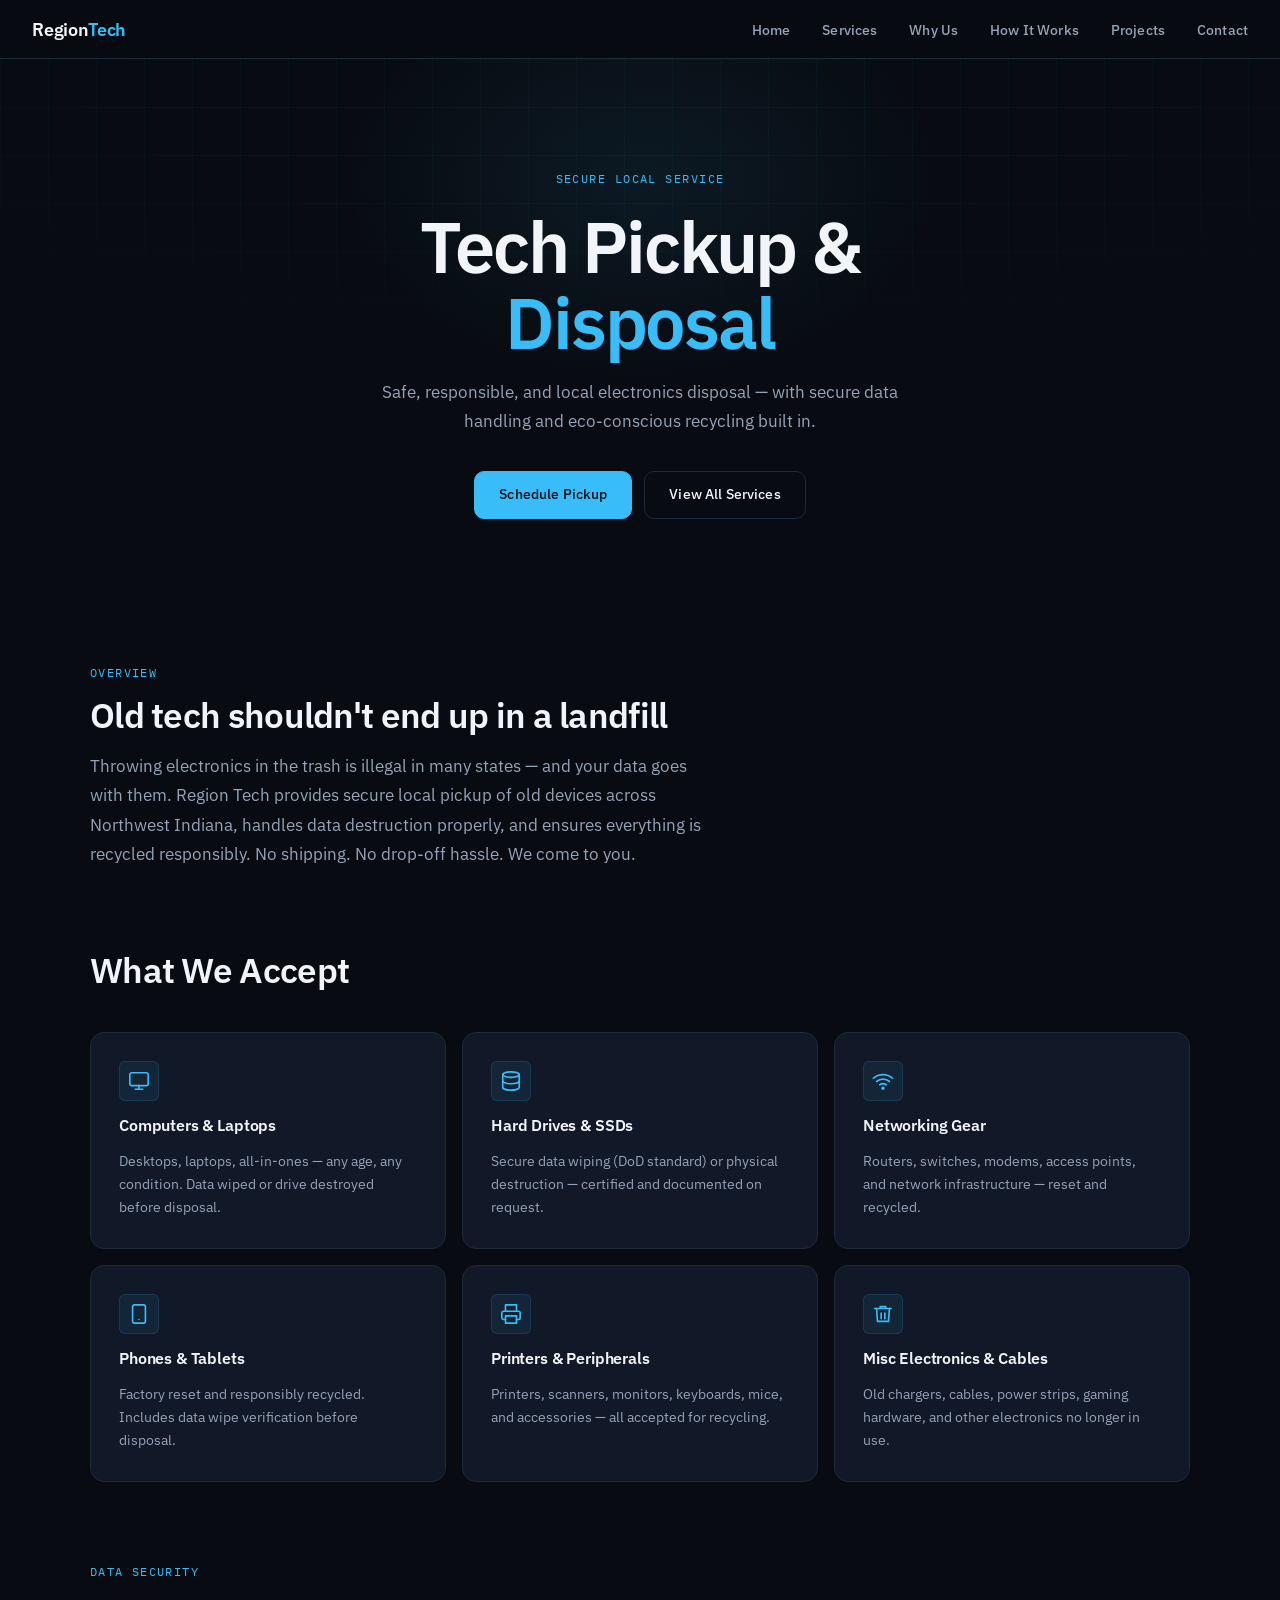
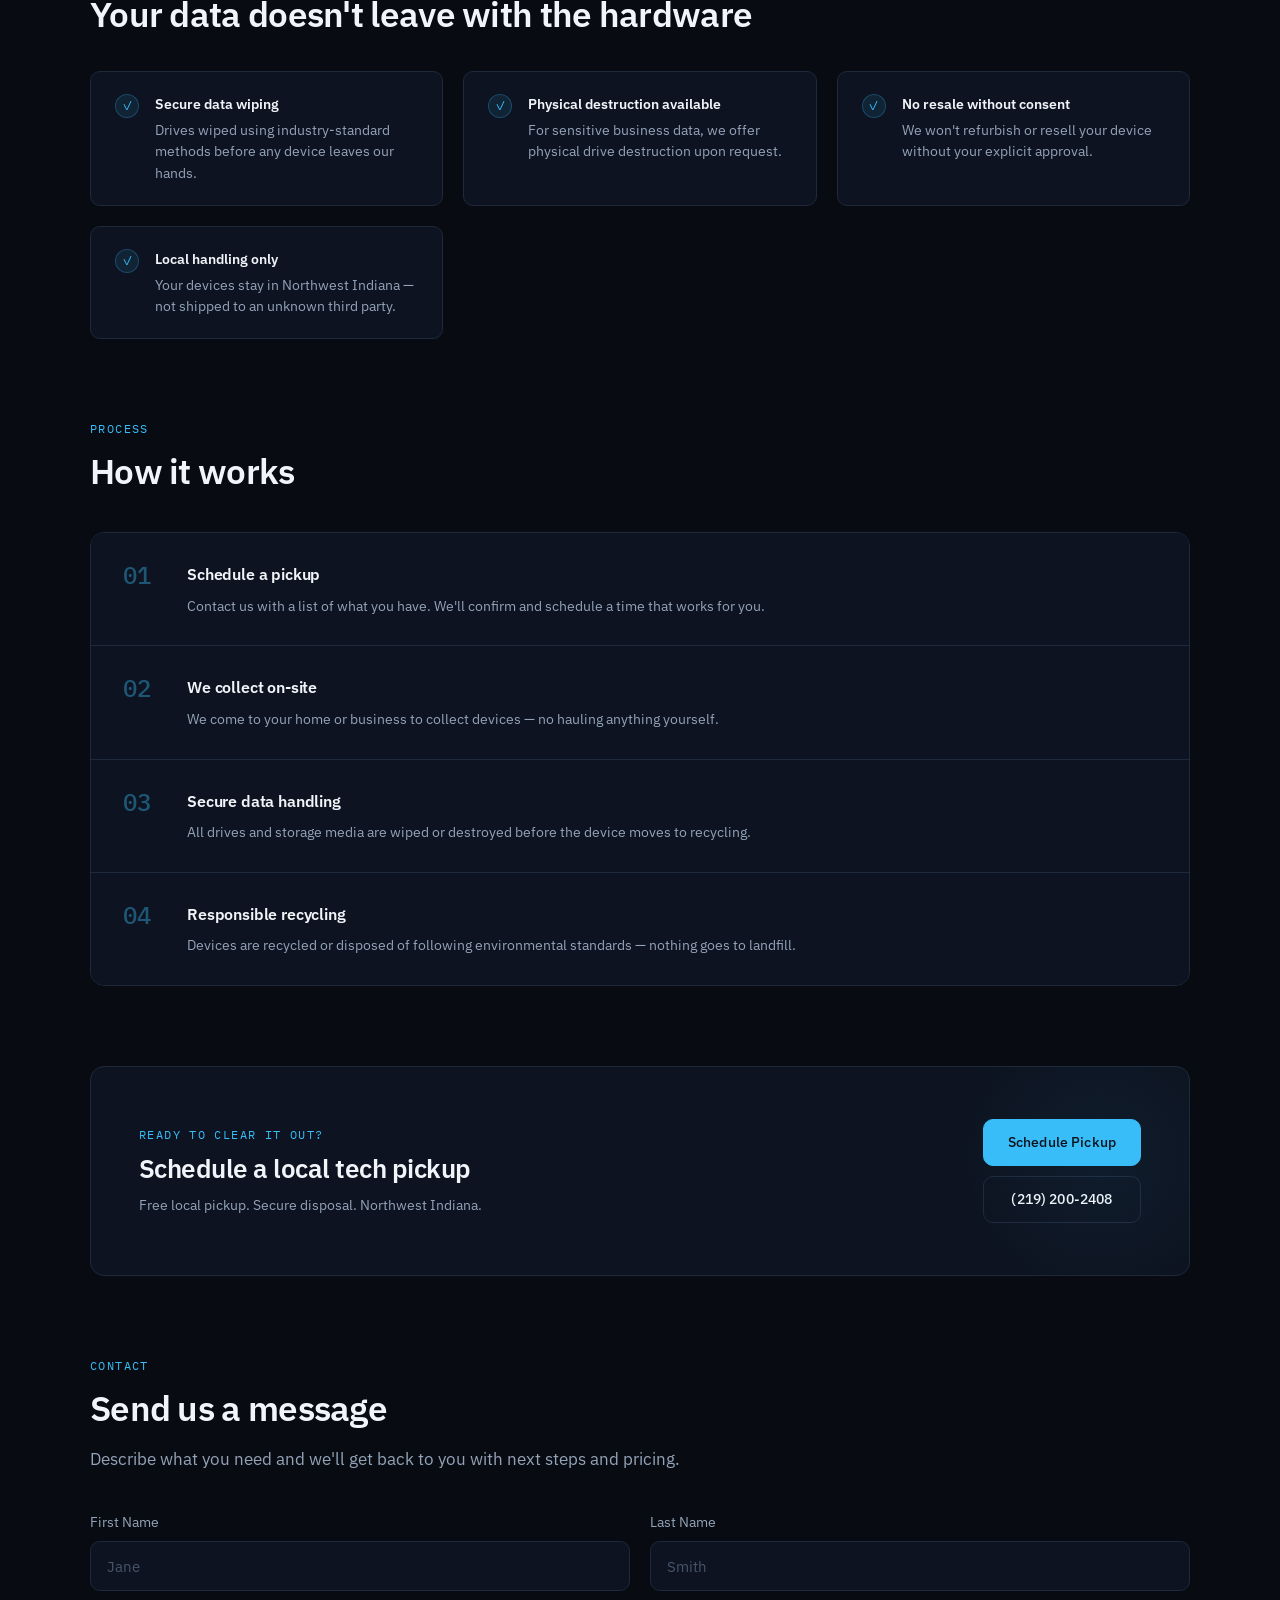
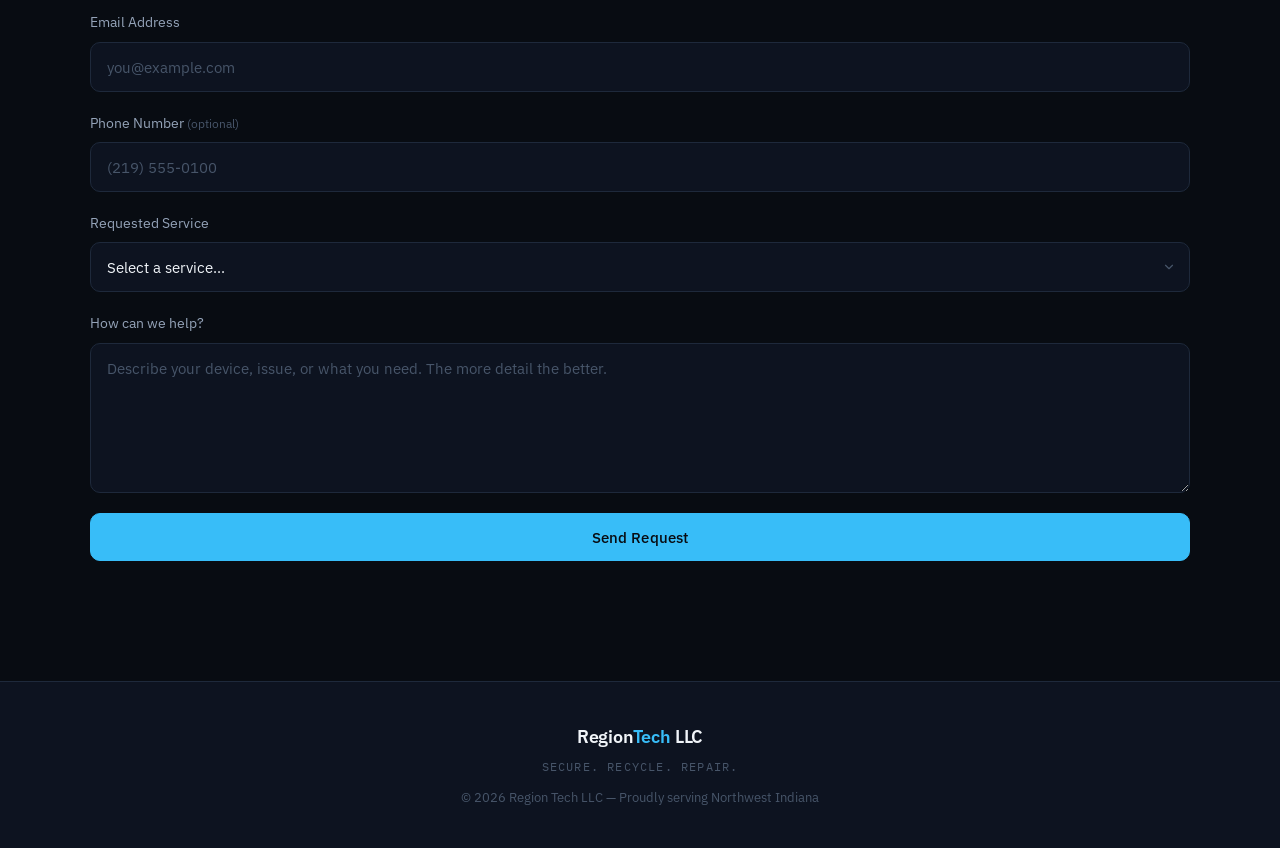
<file: services/tech-disposal.html>
<!DOCTYPE html>
<html lang="en">
<head>
  <meta charset="UTF-8" />
  <meta name="viewport" content="width=device-width, initial-scale=1.0"/>
  <title>Tech Pickup & Disposal | Region Tech</title>
  <link rel="preconnect" href="https://fonts.googleapis.com">
  <link rel="preconnect" href="https://fonts.gstatic.com" crossorigin>
  <link href="https://fonts.googleapis.com/css2?family=IBM+Plex+Sans:wght@300;400;500;600&family=IBM+Plex+Mono:wght@400;500&display=swap" rel="stylesheet">
  <link rel="stylesheet" href="../assets/css/style.css">
</head>
<body>

<nav class="navbar">
  <a href="../index.html" class="logo">Region<span>Tech</span></a>
  <button class="hamburger" onclick="toggleMenu()" aria-label="Toggle navigation">&#9776;</button>
  <div class="nav-links" id="navLinks">
    <a href="../index.html">Home</a>
    <a href="../services.html">Services</a>
    <a href="../index.html#why">Why Us</a>
    <a href="../index.html#how">How It Works</a>
    <a href="../projects.html">Projects</a>
    <a href="../contact.html">Contact</a>
  </div>
</nav>

<header class="hero">
  <div class="hero-grid-bg" aria-hidden="true"></div>
  <div class="hero-content">
    <p class="hero-eyebrow">Secure Local Service</p>
    <h1>Tech Pickup &amp; <span>Disposal</span></h1>
    <p class="subtext">
      Safe, responsible, and local electronics disposal — with secure data handling and eco-conscious recycling built in.
    </p>
    <div class="hero-buttons">
      <a href="../contact.html" class="btn btn-primary">Schedule Pickup</a>
      <a href="../services.html" class="btn btn-outline">View All Services</a>
    </div>
  </div>
</header>

<main class="container">

  <section class="section fade-in">
    <div class="section-label">Overview</div>
    <h2>Old tech shouldn't end up in a landfill</h2>
    <p class="section-intro">
      Throwing electronics in the trash is illegal in many states — and your data goes with them.
      Region Tech provides secure local pickup of old devices across Northwest Indiana, handles
      data destruction properly, and ensures everything is recycled responsibly. No shipping. No drop-off hassle. We come to you.
    </p>
  </section>

  <section class="section fade-in">
    <h2>What We Accept</h2>
    <div class="services">
      <div class="card">
        <div class="card-icon" aria-hidden="true">
          <svg width="22" height="22" viewBox="0 0 24 24" fill="none" stroke="currentColor" stroke-width="1.8" stroke-linecap="round" stroke-linejoin="round"><rect x="2" y="3" width="20" height="14" rx="2"/><path d="M8 21h8M12 17v4"/></svg>
        </div>
        <h3>Computers &amp; Laptops</h3>
        <p>Desktops, laptops, all-in-ones — any age, any condition. Data wiped or drive destroyed before disposal.</p>
      </div>
      <div class="card">
        <div class="card-icon" aria-hidden="true">
          <svg width="22" height="22" viewBox="0 0 24 24" fill="none" stroke="currentColor" stroke-width="1.8" stroke-linecap="round" stroke-linejoin="round"><ellipse cx="12" cy="5" rx="9" ry="3"/><path d="M21 12c0 1.66-4 3-9 3s-9-1.34-9-3"/><path d="M3 5v14c0 1.66 4 3 9 3s9-1.34 9-3V5"/></svg>
        </div>
        <h3>Hard Drives &amp; SSDs</h3>
        <p>Secure data wiping (DoD standard) or physical destruction — certified and documented on request.</p>
      </div>
      <div class="card">
        <div class="card-icon" aria-hidden="true">
          <svg width="22" height="22" viewBox="0 0 24 24" fill="none" stroke="currentColor" stroke-width="1.8" stroke-linecap="round" stroke-linejoin="round"><path d="M5 12.55a11 11 0 0 1 14.08 0"/><path d="M1.42 9a16 16 0 0 1 21.16 0"/><path d="M8.53 16.11a6 6 0 0 1 6.95 0"/><circle cx="12" cy="20" r="1" fill="currentColor"/></svg>
        </div>
        <h3>Networking Gear</h3>
        <p>Routers, switches, modems, access points, and network infrastructure — reset and recycled.</p>
      </div>
      <div class="card">
        <div class="card-icon" aria-hidden="true">
          <svg width="22" height="22" viewBox="0 0 24 24" fill="none" stroke="currentColor" stroke-width="1.8" stroke-linecap="round" stroke-linejoin="round"><rect x="5" y="2" width="14" height="20" rx="2" ry="2"/><line x1="12" y1="18" x2="12.01" y2="18"/></svg>
        </div>
        <h3>Phones &amp; Tablets</h3>
        <p>Factory reset and responsibly recycled. Includes data wipe verification before disposal.</p>
      </div>
      <div class="card">
        <div class="card-icon" aria-hidden="true">
          <svg width="22" height="22" viewBox="0 0 24 24" fill="none" stroke="currentColor" stroke-width="1.8" stroke-linecap="round" stroke-linejoin="round"><polyline points="6 9 6 2 18 2 18 9"/><path d="M6 18H4a2 2 0 0 1-2-2v-5a2 2 0 0 1 2-2h16a2 2 0 0 1 2 2v5a2 2 0 0 1-2 2h-2"/><rect x="6" y="14" width="12" height="8"/></svg>
        </div>
        <h3>Printers &amp; Peripherals</h3>
        <p>Printers, scanners, monitors, keyboards, mice, and accessories — all accepted for recycling.</p>
      </div>
      <div class="card">
        <div class="card-icon" aria-hidden="true">
          <svg width="22" height="22" viewBox="0 0 24 24" fill="none" stroke="currentColor" stroke-width="1.8" stroke-linecap="round" stroke-linejoin="round"><polyline points="3 6 5 6 21 6"/><path d="M19 6l-1 14H6L5 6"/><path d="M10 11v6M14 11v6"/><path d="M9 6V4h6v2"/></svg>
        </div>
        <h3>Misc Electronics &amp; Cables</h3>
        <p>Old chargers, cables, power strips, gaming hardware, and other electronics no longer in use.</p>
      </div>
    </div>
  </section>

  <section class="section fade-in">
    <div class="section-label">Data Security</div>
    <h2>Your data doesn't leave with the hardware</h2>
    <div class="why-grid">
      <div class="why-item">
        <div class="why-check" aria-hidden="true">&#10003;</div>
        <div>
          <strong>Secure data wiping</strong>
          <p>Drives wiped using industry-standard methods before any device leaves our hands.</p>
        </div>
      </div>
      <div class="why-item">
        <div class="why-check" aria-hidden="true">&#10003;</div>
        <div>
          <strong>Physical destruction available</strong>
          <p>For sensitive business data, we offer physical drive destruction upon request.</p>
        </div>
      </div>
      <div class="why-item">
        <div class="why-check" aria-hidden="true">&#10003;</div>
        <div>
          <strong>No resale without consent</strong>
          <p>We won't refurbish or resell your device without your explicit approval.</p>
        </div>
      </div>
      <div class="why-item">
        <div class="why-check" aria-hidden="true">&#10003;</div>
        <div>
          <strong>Local handling only</strong>
          <p>Your devices stay in Northwest Indiana — not shipped to an unknown third party.</p>
        </div>
      </div>
    </div>
  </section>

  <section class="section fade-in">
    <div class="section-label">Process</div>
    <h2>How it works</h2>
    <div class="steps">
      <div class="step">
        <div class="step-num">01</div>
        <div class="step-body">
          <h3>Schedule a pickup</h3>
          <p>Contact us with a list of what you have. We'll confirm and schedule a time that works for you.</p>
        </div>
      </div>
      <div class="step">
        <div class="step-num">02</div>
        <div class="step-body">
          <h3>We collect on-site</h3>
          <p>We come to your home or business to collect devices — no hauling anything yourself.</p>
        </div>
      </div>
      <div class="step">
        <div class="step-num">03</div>
        <div class="step-body">
          <h3>Secure data handling</h3>
          <p>All drives and storage media are wiped or destroyed before the device moves to recycling.</p>
        </div>
      </div>
      <div class="step">
        <div class="step-num">04</div>
        <div class="step-body">
          <h3>Responsible recycling</h3>
          <p>Devices are recycled or disposed of following environmental standards — nothing goes to landfill.</p>
        </div>
      </div>
    </div>
  </section>

  <section class="section fade-in">
    <div class="cta">
      <div class="cta-content">
        <p class="cta-eyebrow">Ready to clear it out?</p>
        <h2>Schedule a local tech pickup</h2>
        <p class="cta-sub">Free local pickup. Secure disposal. Northwest Indiana.</p>
      </div>
      <div class="cta-contact">
        <a href="../contact.html" class="btn btn-primary">Schedule Pickup</a>
        <a href="tel:+12192002408" class="btn btn-outline">(219) 200-2408</a>
      </div>
    </div>
  </section>

<!-- =============================================
     REGION TECH — Contact Form Snippet
     Drop this inside a <section> or <div>
     within your .container on any page.
     Requires contact form CSS in style.css.
     ============================================= -->

<section class="section fade-in" id="contact-form">
  <div class="section-label">Contact</div>
  <h2>Send us a message</h2>
  <p class="section-intro">
    Describe what you need and we'll get back to you with next steps and pricing.
  </p>

  <form
    action="https://api.web3forms.com/submit"
    method="POST"
    class="contact-form"
  >
  <input type="hidden" name="access_key" value="edbbfa2b-58e3-4f3c-8820-8a0ff33c2e7c">
  <input type="hidden" name="subject" value="New Region Tech Service Request">
  <input type="hidden" name="redirect" value="https://regiontech.org/thankyou.html">

    <div class="form-grid">
      <div class="form-group">
        <label for="first-name">First Name</label>
        <input type="text" id="first-name" name="First Name" placeholder="Jane" required>
      </div>
      <div class="form-group">
        <label for="last-name">Last Name</label>
        <input type="text" id="last-name" name="Last Name" placeholder="Smith" required>
      </div>
    </div>

    <div class="form-group">
      <label for="email">Email Address</label>
      <input type="email" id="email" name="Email" placeholder="you@example.com" required>
    </div>

    <div class="form-group">
      <label for="phone">Phone Number <span class="form-optional">(optional)</span></label>
      <input type="tel" id="phone" name="Phone" placeholder="(219) 555-0100">
    </div>

    <div class="form-group">
      <label for="service">Requested Service</label>
      <div class="select-wrapper">
        <select id="service" name="Service">
          <option value="">Select a service...</option>
          <option>Home Cybersecurity</option>
          <option>Business Cybersecurity</option>
          <option>Tech Repair &amp; Installation</option>
          <option>Wi-Fi &amp; Network Optimization</option>
          <option>Tech Pickup &amp; Disposal</option>
          <option>Media Conversion</option>
          <option>Other / Not Sure</option>
        </select>
        <svg class="select-chevron" width="14" height="14" viewBox="0 0 24 24" fill="none" stroke="currentColor" stroke-width="2" stroke-linecap="round" stroke-linejoin="round" aria-hidden="true"><polyline points="6 9 12 15 18 9"/></svg>
      </div>
    </div>

    <div class="form-group">
      <label for="message">How can we help?</label>
      <textarea
        id="message"
        name="Message"
        rows="6"
        placeholder="Describe your device, issue, or what you need. The more detail the better."
        required
      ></textarea>
    </div>

    <button type="submit" class="btn btn-primary btn-full">Send Request</button>

  </form>
</section>

  
</main>

<footer>
  <div class="footer-inner">
    <div class="footer-brand">Region<span>Tech</span> LLC</div>
    <p class="footer-tagline">Secure. Recycle. Repair.</p>
    <p class="footer-copy">&copy; 2026 Region Tech LLC &mdash; Proudly serving Northwest Indiana</p>
  </div>
</footer>

<script src="../assets/js/script.js"></script>
</body>
</html>
</file>
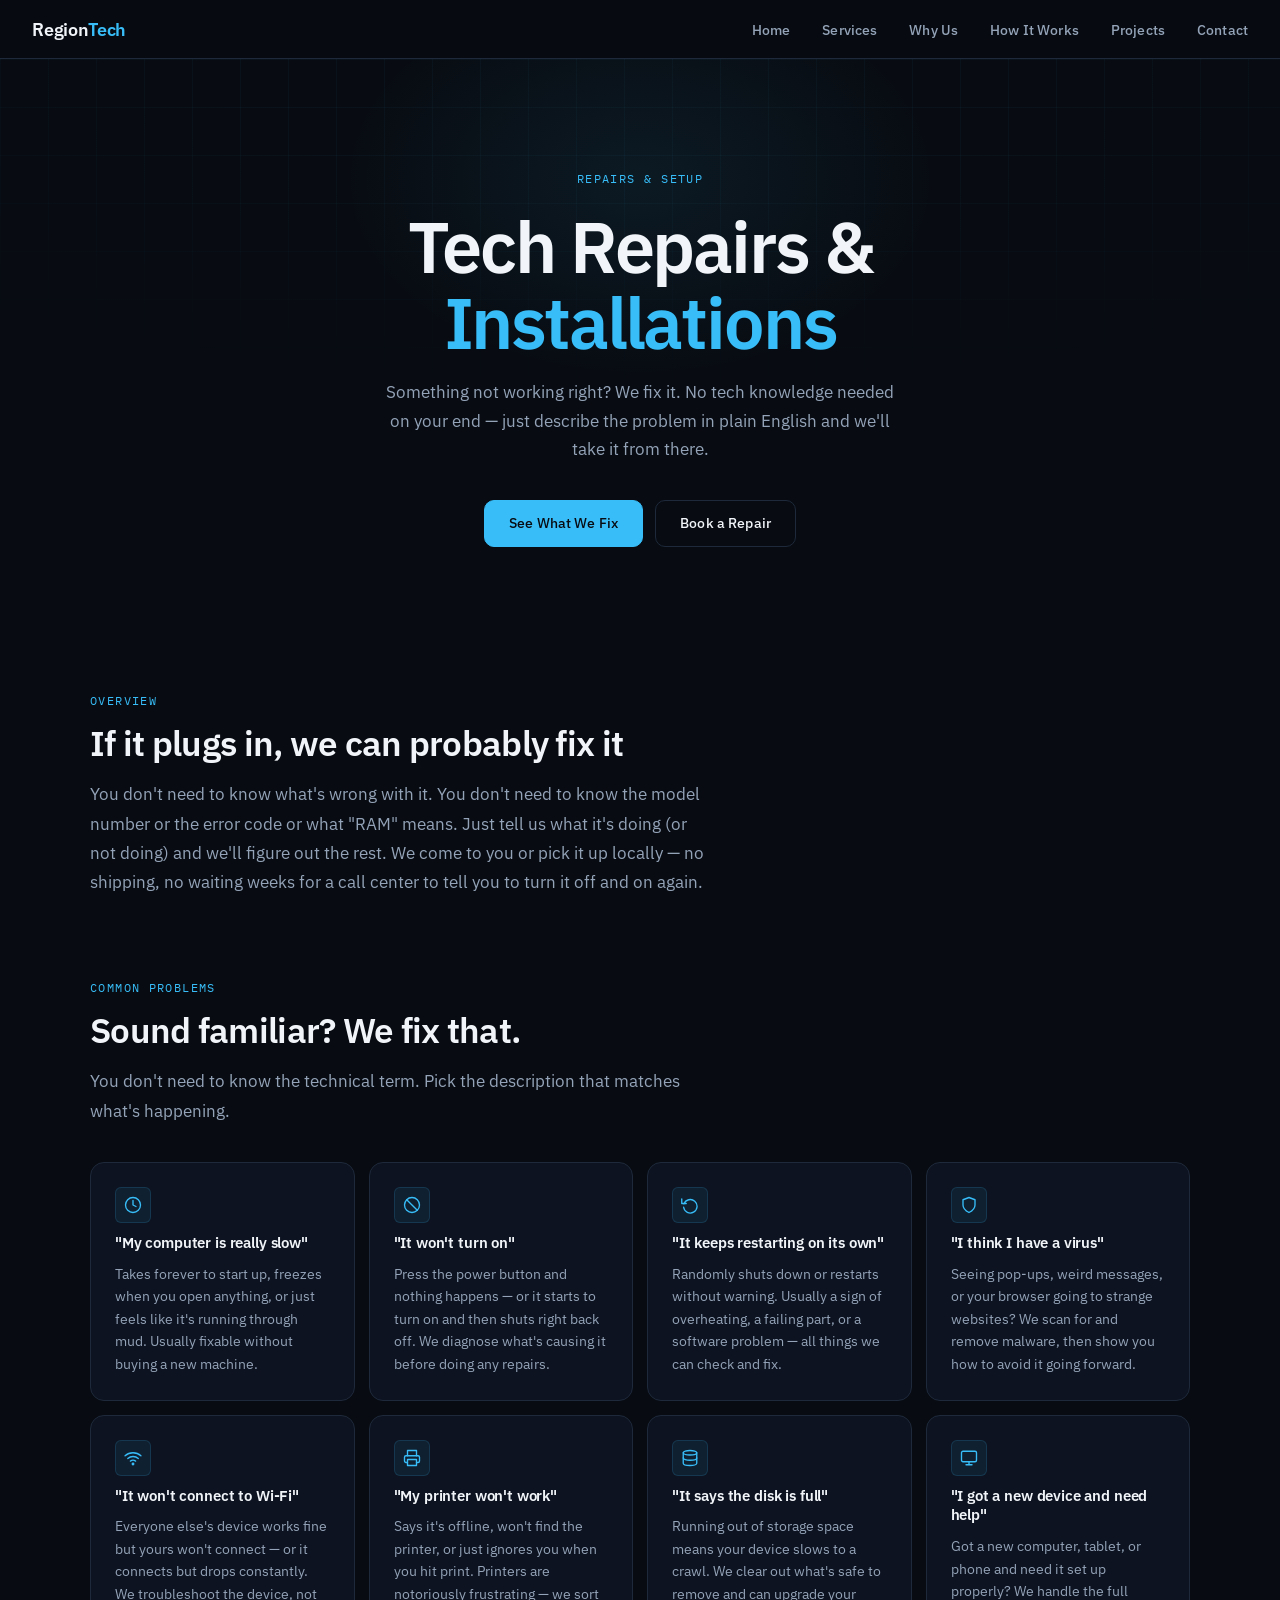
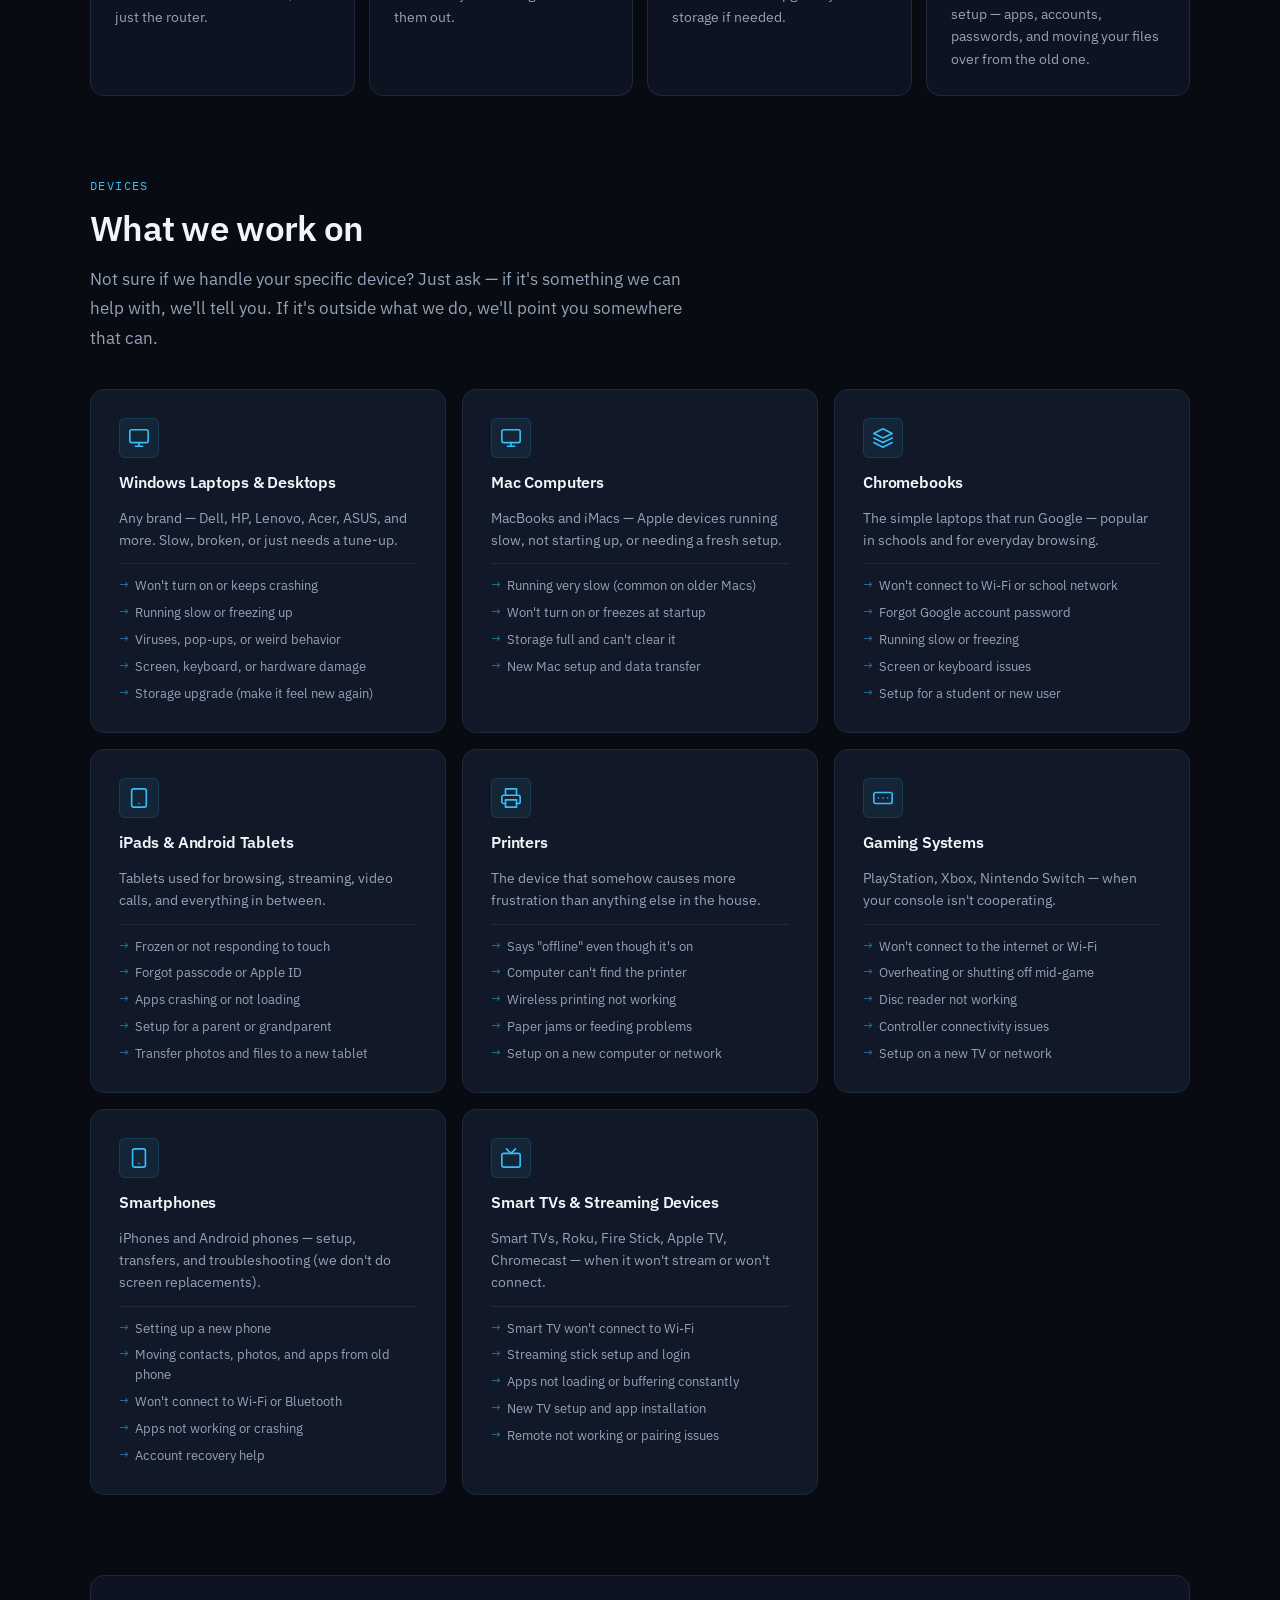
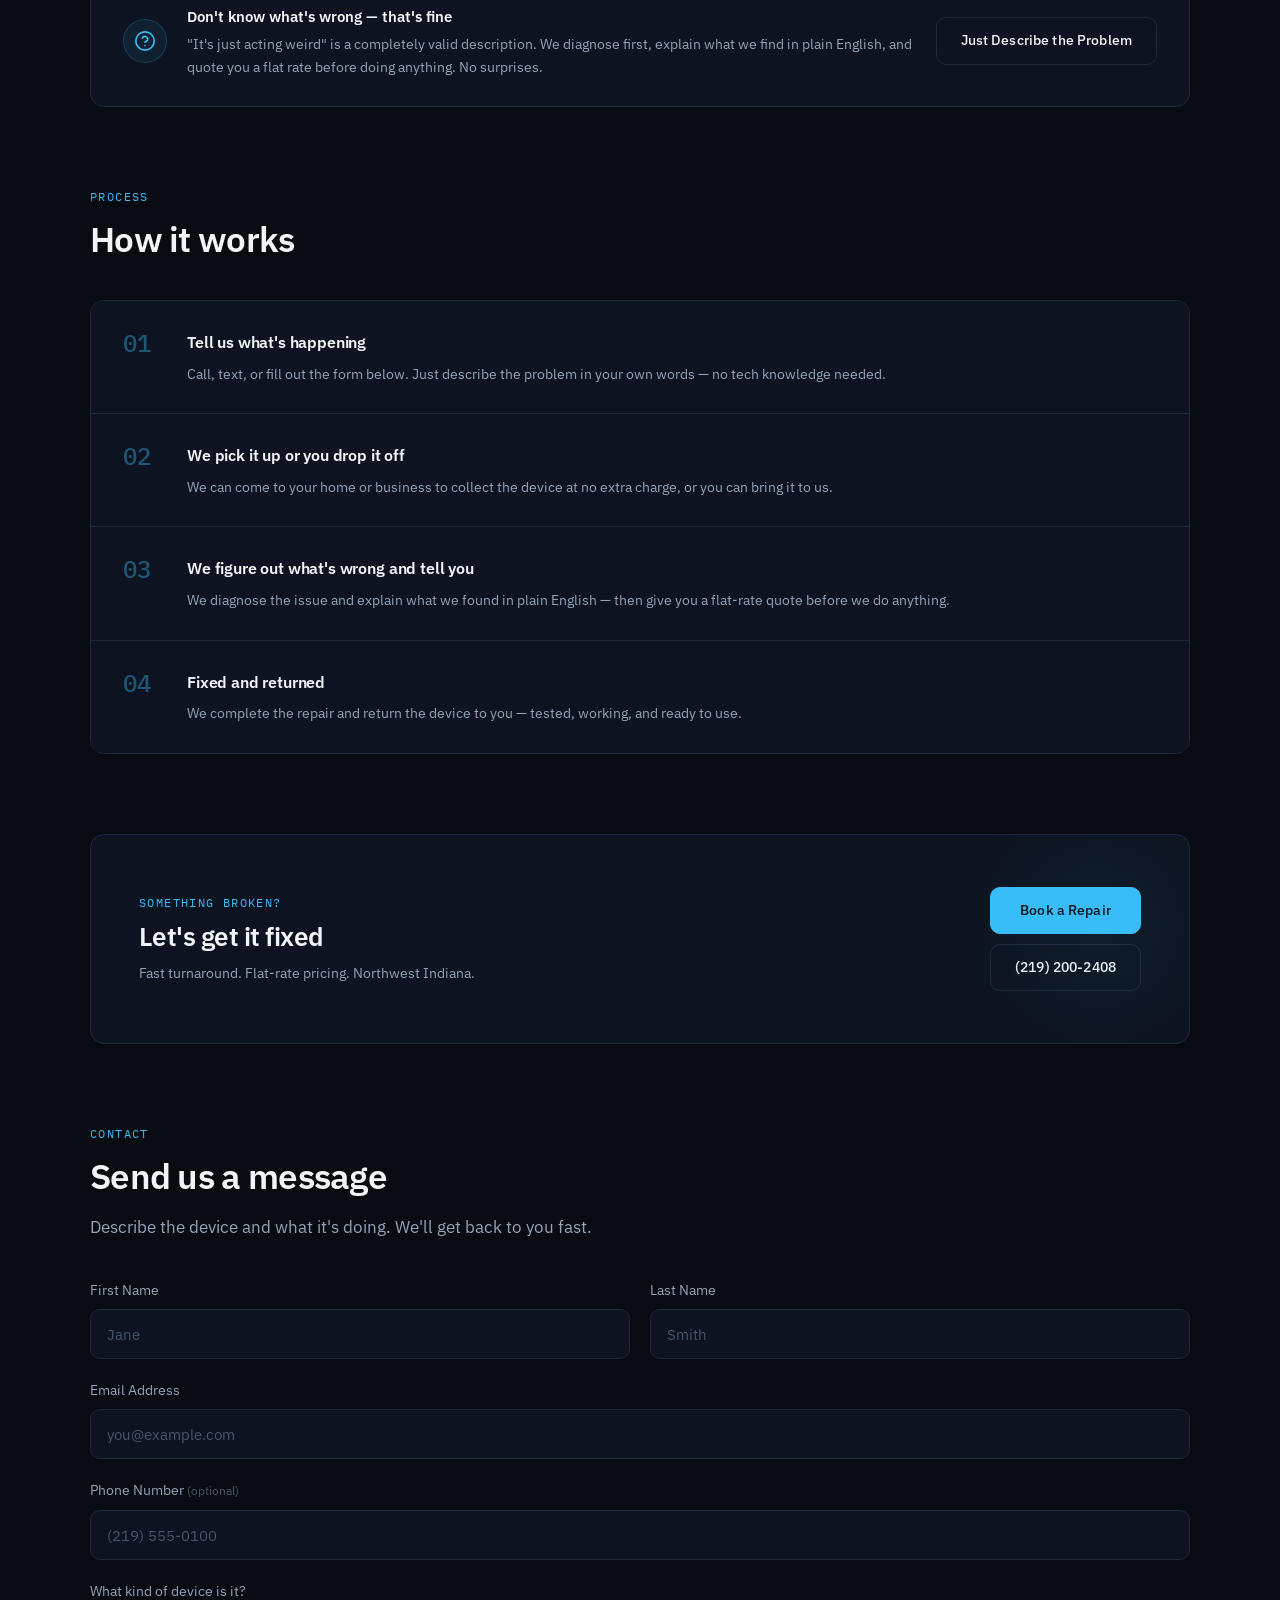
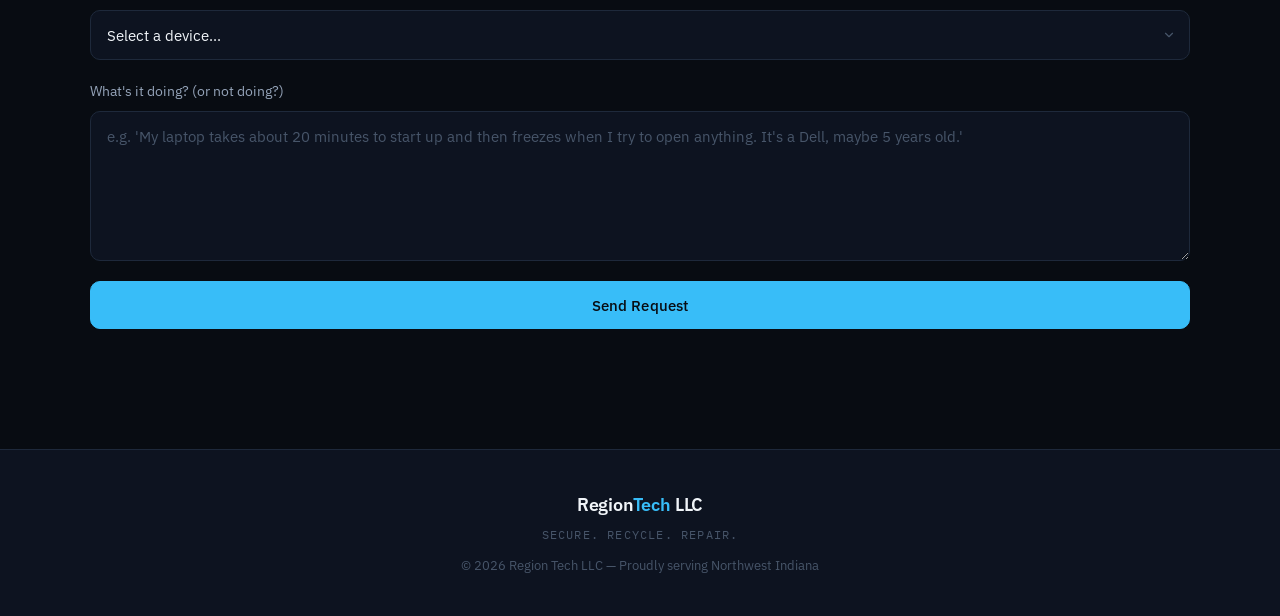
<file: services/tech-repair.html>
<!DOCTYPE html>
<html lang="en">
<head>
  <meta charset="UTF-8" />
  <meta name="viewport" content="width=device-width, initial-scale=1.0"/>
  <title>Tech Repairs & Installations | Region Tech</title>
  <link rel="preconnect" href="https://fonts.googleapis.com">
  <link rel="preconnect" href="https://fonts.gstatic.com" crossorigin>
  <link href="https://fonts.googleapis.com/css2?family=IBM+Plex+Sans:wght@300;400;500;600&family=IBM+Plex+Mono:wght@400;500&display=swap" rel="stylesheet">
  <link rel="stylesheet" href="../assets/css/style.css">
</head>
<body>

<nav class="navbar">
  <a href="../index.html" class="logo">Region<span>Tech</span></a>
  <button class="hamburger" onclick="toggleMenu()" aria-label="Toggle navigation">&#9776;</button>
  <div class="nav-links" id="navLinks">
    <a href="../index.html">Home</a>
    <a href="../services.html">Services</a>
    <a href="../index.html#why">Why Us</a>
    <a href="../index.html#how">How It Works</a>
    <a href="../projects.html">Projects</a>
    <a href="../contact.html">Contact</a>
  </div>
</nav>

<header class="hero">
  <div class="hero-grid-bg" aria-hidden="true"></div>
  <div class="hero-content">
    <p class="hero-eyebrow">Repairs & Setup</p>
    <h1>Tech Repairs &amp; <span>Installations</span></h1>
    <p class="subtext">
      Something not working right? We fix it. No tech knowledge needed on your end —
      just describe the problem in plain English and we'll take it from there.
    </p>
    <div class="hero-buttons">
      <a href="#what-we-fix" class="btn btn-primary">See What We Fix</a>
      <a href="../contact.html" class="btn btn-outline">Book a Repair</a>
    </div>
  </div>
</header>

<main class="container">

  <!-- OVERVIEW -->
  <section class="section fade-in">
    <div class="section-label">Overview</div>
    <h2>If it plugs in, we can probably fix it</h2>
    <p class="section-intro">
      You don't need to know what's wrong with it. You don't need to know the model number
      or the error code or what "RAM" means. Just tell us what it's doing
      (or not doing) and we'll figure out the rest. We come to you or pick it up locally —
      no shipping, no waiting weeks for a call center to tell you to turn it off and on again.
    </p>
  </section>

  <!-- SYMPTOM GUIDE -->
  <section class="section fade-in">
    <div class="section-label">Common Problems</div>
    <h2>Sound familiar? We fix that.</h2>
    <p class="section-intro" style="margin-bottom: 36px;">
      You don't need to know the technical term. Pick the description that matches what's happening.
    </p>
    <div class="symptom-grid">

      <div class="symptom-card">
        <div class="symptom-marker" aria-hidden="true">
          <svg width="18" height="18" viewBox="0 0 24 24" fill="none" stroke="currentColor" stroke-width="1.8" stroke-linecap="round" stroke-linejoin="round"><circle cx="12" cy="12" r="10"/><polyline points="12 6 12 12 16 14"/></svg>
        </div>
        <h3>"My computer is really slow"</h3>
        <p>Takes forever to start up, freezes when you open anything, or just feels like it's running through mud. Usually fixable without buying a new machine.</p>
      </div>

      <div class="symptom-card">
        <div class="symptom-marker" aria-hidden="true">
          <svg width="18" height="18" viewBox="0 0 24 24" fill="none" stroke="currentColor" stroke-width="1.8" stroke-linecap="round" stroke-linejoin="round"><circle cx="12" cy="12" r="10"/><line x1="4.93" y1="4.93" x2="19.07" y2="19.07"/></svg>
        </div>
        <h3>"It won't turn on"</h3>
        <p>Press the power button and nothing happens — or it starts to turn on and then shuts right back off. We diagnose what's causing it before doing any repairs.</p>
      </div>

      <div class="symptom-card">
        <div class="symptom-marker" aria-hidden="true">
          <svg width="18" height="18" viewBox="0 0 24 24" fill="none" stroke="currentColor" stroke-width="1.8" stroke-linecap="round" stroke-linejoin="round"><polyline points="1 4 1 10 7 10"/><path d="M3.51 15a9 9 0 1 0 .49-4.5"/></svg>
        </div>
        <h3>"It keeps restarting on its own"</h3>
        <p>Randomly shuts down or restarts without warning. Usually a sign of overheating, a failing part, or a software problem — all things we can check and fix.</p>
      </div>

      <div class="symptom-card">
        <div class="symptom-marker" aria-hidden="true">
          <svg width="18" height="18" viewBox="0 0 24 24" fill="none" stroke="currentColor" stroke-width="1.8" stroke-linecap="round" stroke-linejoin="round"><path d="M12 22s8-4 8-10V5l-8-3-8 3v7c0 6 8 10 8 10z"/></svg>
        </div>
        <h3>"I think I have a virus"</h3>
        <p>Seeing pop-ups, weird messages, or your browser going to strange websites? We scan for and remove malware, then show you how to avoid it going forward.</p>
      </div>

      <div class="symptom-card">
        <div class="symptom-marker" aria-hidden="true">
          <svg width="18" height="18" viewBox="0 0 24 24" fill="none" stroke="currentColor" stroke-width="1.8" stroke-linecap="round" stroke-linejoin="round"><path d="M5 12.55a11 11 0 0 1 14.08 0"/><path d="M1.42 9a16 16 0 0 1 21.16 0"/><path d="M8.53 16.11a6 6 0 0 1 6.95 0"/><circle cx="12" cy="20" r="1" fill="currentColor"/></svg>
        </div>
        <h3>"It won't connect to Wi-Fi"</h3>
        <p>Everyone else's device works fine but yours won't connect — or it connects but drops constantly. We troubleshoot the device, not just the router.</p>
      </div>

      <div class="symptom-card">
        <div class="symptom-marker" aria-hidden="true">
          <svg width="18" height="18" viewBox="0 0 24 24" fill="none" stroke="currentColor" stroke-width="1.8" stroke-linecap="round" stroke-linejoin="round"><polyline points="6 9 6 2 18 2 18 9"/><path d="M6 18H4a2 2 0 0 1-2-2v-5a2 2 0 0 1 2-2h16a2 2 0 0 1 2 2v5a2 2 0 0 1-2 2h-2"/><rect x="6" y="14" width="12" height="8"/></svg>
        </div>
        <h3>"My printer won't work"</h3>
        <p>Says it's offline, won't find the printer, or just ignores you when you hit print. Printers are notoriously frustrating — we sort them out.</p>
      </div>

      <div class="symptom-card">
        <div class="symptom-marker" aria-hidden="true">
          <svg width="18" height="18" viewBox="0 0 24 24" fill="none" stroke="currentColor" stroke-width="1.8" stroke-linecap="round" stroke-linejoin="round"><ellipse cx="12" cy="5" rx="9" ry="3"/><path d="M21 12c0 1.66-4 3-9 3s-9-1.34-9-3"/><path d="M3 5v14c0 1.66 4 3 9 3s9-1.34 9-3V5"/></svg>
        </div>
        <h3>"It says the disk is full"</h3>
        <p>Running out of storage space means your device slows to a crawl. We clear out what's safe to remove and can upgrade your storage if needed.</p>
      </div>

      <div class="symptom-card">
        <div class="symptom-marker" aria-hidden="true">
          <svg width="18" height="18" viewBox="0 0 24 24" fill="none" stroke="currentColor" stroke-width="1.8" stroke-linecap="round" stroke-linejoin="round"><rect x="2" y="3" width="20" height="14" rx="2"/><path d="M8 21h8M12 17v4"/></svg>
        </div>
        <h3>"I got a new device and need help"</h3>
        <p>Got a new computer, tablet, or phone and need it set up properly? We handle the full setup — apps, accounts, passwords, and moving your files over from the old one.</p>
      </div>

    </div>
  </section>

  <!-- DEVICES WE FIX -->
  <section class="section fade-in" id="what-we-fix">
    <div class="section-label">Devices</div>
    <h2>What we work on</h2>
    <p class="section-intro" style="margin-bottom: 36px;">
      Not sure if we handle your specific device? Just ask — if it's something we can help with, we'll tell you. If it's outside what we do, we'll point you somewhere that can.
    </p>
    <div class="device-grid">

      <div class="device-card">
        <div class="device-icon" aria-hidden="true">
          <svg width="22" height="22" viewBox="0 0 24 24" fill="none" stroke="currentColor" stroke-width="1.8" stroke-linecap="round" stroke-linejoin="round"><rect x="2" y="3" width="20" height="14" rx="2"/><path d="M8 21h8M12 17v4"/></svg>
        </div>
        <h3>Windows Laptops &amp; Desktops</h3>
        <p>Any brand — Dell, HP, Lenovo, Acer, ASUS, and more. Slow, broken, or just needs a tune-up.</p>
        <ul class="device-fixes">
          <li>Won't turn on or keeps crashing</li>
          <li>Running slow or freezing up</li>
          <li>Viruses, pop-ups, or weird behavior</li>
          <li>Screen, keyboard, or hardware damage</li>
          <li>Storage upgrade (make it feel new again)</li>
        </ul>
      </div>

      <div class="device-card">
        <div class="device-icon" aria-hidden="true">
          <svg width="22" height="22" viewBox="0 0 24 24" fill="none" stroke="currentColor" stroke-width="1.8" stroke-linecap="round" stroke-linejoin="round"><rect x="2" y="3" width="20" height="14" rx="2"/><path d="M8 21h8M12 17v4"/></svg>
        </div>
        <h3>Mac Computers</h3>
        <p>MacBooks and iMacs — Apple devices running slow, not starting up, or needing a fresh setup.</p>
        <ul class="device-fixes">
          <li>Running very slow (common on older Macs)</li>
          <li>Won't turn on or freezes at startup</li>
          <li>Storage full and can't clear it</li>
          <li>New Mac setup and data transfer</li>
        </ul>
      </div>

      <div class="device-card">
        <div class="device-icon" aria-hidden="true">
          <svg width="22" height="22" viewBox="0 0 24 24" fill="none" stroke="currentColor" stroke-width="1.8" stroke-linecap="round" stroke-linejoin="round"><path d="M12 2L2 7l10 5 10-5-10-5z"/><path d="M2 17l10 5 10-5"/><path d="M2 12l10 5 10-5"/></svg>
        </div>
        <h3>Chromebooks</h3>
        <p>The simple laptops that run Google — popular in schools and for everyday browsing.</p>
        <ul class="device-fixes">
          <li>Won't connect to Wi-Fi or school network</li>
          <li>Forgot Google account password</li>
          <li>Running slow or freezing</li>
          <li>Screen or keyboard issues</li>
          <li>Setup for a student or new user</li>
        </ul>
      </div>

      <div class="device-card">
        <div class="device-icon" aria-hidden="true">
          <svg width="22" height="22" viewBox="0 0 24 24" fill="none" stroke="currentColor" stroke-width="1.8" stroke-linecap="round" stroke-linejoin="round"><rect x="4" y="2" width="16" height="20" rx="2"/><line x1="12" y1="18" x2="12.01" y2="18"/></svg>
        </div>
        <h3>iPads &amp; Android Tablets</h3>
        <p>Tablets used for browsing, streaming, video calls, and everything in between.</p>
        <ul class="device-fixes">
          <li>Frozen or not responding to touch</li>
          <li>Forgot passcode or Apple ID</li>
          <li>Apps crashing or not loading</li>
          <li>Setup for a parent or grandparent</li>
          <li>Transfer photos and files to a new tablet</li>
        </ul>
      </div>

      <div class="device-card">
        <div class="device-icon" aria-hidden="true">
          <svg width="22" height="22" viewBox="0 0 24 24" fill="none" stroke="currentColor" stroke-width="1.8" stroke-linecap="round" stroke-linejoin="round"><polyline points="6 9 6 2 18 2 18 9"/><path d="M6 18H4a2 2 0 0 1-2-2v-5a2 2 0 0 1 2-2h16a2 2 0 0 1 2 2v5a2 2 0 0 1-2 2h-2"/><rect x="6" y="14" width="12" height="8"/></svg>
        </div>
        <h3>Printers</h3>
        <p>The device that somehow causes more frustration than anything else in the house.</p>
        <ul class="device-fixes">
          <li>Says "offline" even though it's on</li>
          <li>Computer can't find the printer</li>
          <li>Wireless printing not working</li>
          <li>Paper jams or feeding problems</li>
          <li>Setup on a new computer or network</li>
        </ul>
      </div>

      <div class="device-card">
        <div class="device-icon" aria-hidden="true">
          <svg width="22" height="22" viewBox="0 0 24 24" fill="none" stroke="currentColor" stroke-width="1.8" stroke-linecap="round" stroke-linejoin="round"><rect x="2" y="6" width="20" height="12" rx="2"/><path d="M12 12h.01"/><path d="M7 12h.01"/><path d="M17 12h.01"/></svg>
        </div>
        <h3>Gaming Systems</h3>
        <p>PlayStation, Xbox, Nintendo Switch — when your console isn't cooperating.</p>
        <ul class="device-fixes">
          <li>Won't connect to the internet or Wi-Fi</li>
          <li>Overheating or shutting off mid-game</li>
          <li>Disc reader not working</li>
          <li>Controller connectivity issues</li>
          <li>Setup on a new TV or network</li>
        </ul>
      </div>

      <div class="device-card">
        <div class="device-icon" aria-hidden="true">
          <svg width="22" height="22" viewBox="0 0 24 24" fill="none" stroke="currentColor" stroke-width="1.8" stroke-linecap="round" stroke-linejoin="round"><rect x="5" y="2" width="14" height="20" rx="2" ry="2"/><line x1="12" y1="18" x2="12.01" y2="18"/></svg>
        </div>
        <h3>Smartphones</h3>
        <p>iPhones and Android phones — setup, transfers, and troubleshooting (we don't do screen replacements).</p>
        <ul class="device-fixes">
          <li>Setting up a new phone</li>
          <li>Moving contacts, photos, and apps from old phone</li>
          <li>Won't connect to Wi-Fi or Bluetooth</li>
          <li>Apps not working or crashing</li>
          <li>Account recovery help</li>
        </ul>
      </div>

      <div class="device-card">
        <div class="device-icon" aria-hidden="true">
          <svg width="22" height="22" viewBox="0 0 24 24" fill="none" stroke="currentColor" stroke-width="1.8" stroke-linecap="round" stroke-linejoin="round"><rect x="2" y="7" width="20" height="15" rx="2"/><polyline points="17 2 12 7 7 2"/></svg>
        </div>
        <h3>Smart TVs &amp; Streaming Devices</h3>
        <p>Smart TVs, Roku, Fire Stick, Apple TV, Chromecast — when it won't stream or won't connect.</p>
        <ul class="device-fixes">
          <li>Smart TV won't connect to Wi-Fi</li>
          <li>Streaming stick setup and login</li>
          <li>Apps not loading or buffering constantly</li>
          <li>New TV setup and app installation</li>
          <li>Remote not working or pairing issues</li>
        </ul>
      </div>

    </div>
  </section>

  <!-- NOT SURE CALLOUT -->
  <section class="section fade-in">
    <div class="not-sure-block">
      <div class="not-sure-icon" aria-hidden="true">
        <svg width="22" height="22" viewBox="0 0 24 24" fill="none" stroke="currentColor" stroke-width="1.8" stroke-linecap="round" stroke-linejoin="round"><circle cx="12" cy="12" r="10"/><path d="M9.09 9a3 3 0 0 1 5.83 1c0 2-3 3-3 3"/><line x1="12" y1="17" x2="12.01" y2="17"/></svg>
      </div>
      <div class="not-sure-text">
        <strong>Don't know what's wrong — that's fine</strong>
        <p>"It's just acting weird" is a completely valid description. We diagnose first, explain what we find in plain English, and quote you a flat rate before doing anything. No surprises.</p>
      </div>
      <a href="../contact.html" class="btn btn-outline">Just Describe the Problem</a>
    </div>
  </section>

  <!-- HOW IT WORKS -->
  <section class="section fade-in">
    <div class="section-label">Process</div>
    <h2>How it works</h2>
    <div class="steps">
      <div class="step">
        <div class="step-num">01</div>
        <div class="step-body">
          <h3>Tell us what's happening</h3>
          <p>Call, text, or fill out the form below. Just describe the problem in your own words — no tech knowledge needed.</p>
        </div>
      </div>
      <div class="step">
        <div class="step-num">02</div>
        <div class="step-body">
          <h3>We pick it up or you drop it off</h3>
          <p>We can come to your home or business to collect the device at no extra charge, or you can bring it to us.</p>
        </div>
      </div>
      <div class="step">
        <div class="step-num">03</div>
        <div class="step-body">
          <h3>We figure out what's wrong and tell you</h3>
          <p>We diagnose the issue and explain what we found in plain English — then give you a flat-rate quote before we do anything.</p>
        </div>
      </div>
      <div class="step">
        <div class="step-num">04</div>
        <div class="step-body">
          <h3>Fixed and returned</h3>
          <p>We complete the repair and return the device to you — tested, working, and ready to use.</p>
        </div>
      </div>
    </div>
  </section>

  <!-- CTA -->
  <section class="section fade-in">
    <div class="cta">
      <div class="cta-content">
        <p class="cta-eyebrow">Something broken?</p>
        <h2>Let's get it fixed</h2>
        <p class="cta-sub">Fast turnaround. Flat-rate pricing. Northwest Indiana.</p>
      </div>
      <div class="cta-contact">
        <a href="../contact.html" class="btn btn-primary">Book a Repair</a>
        <a href="tel:+12192002408" class="btn btn-outline">(219) 200-2408</a>
      </div>
    </div>
  </section>

  <!-- CONTACT FORM -->
  <section class="section fade-in" id="contact-form">
    <div class="section-label">Contact</div>
    <h2>Send us a message</h2>
    <p class="section-intro">
      Describe the device and what it's doing. We'll get back to you fast.
    </p>

    <form
      action="https://api.web3forms.com/submit"
      method="POST"
      class="contact-form"
    >
      <input type="hidden" name="access_key" value="edbbfa2b-58e3-4f3c-8820-8a0ff33c2e7c">
      <input type="hidden" name="subject" value="Tech Repair Request — Region Tech">
      <input type="hidden" name="redirect" value="https://regiontech.org/thankyou.html">

      <div class="form-grid">
        <div class="form-group">
          <label for="first-name">First Name</label>
          <input type="text" id="first-name" name="First Name" placeholder="Jane" required>
        </div>
        <div class="form-group">
          <label for="last-name">Last Name</label>
          <input type="text" id="last-name" name="Last Name" placeholder="Smith" required>
        </div>
      </div>

      <div class="form-group">
        <label for="email">Email Address</label>
        <input type="email" id="email" name="Email" placeholder="you@example.com" required>
      </div>

      <div class="form-group">
        <label for="phone">Phone Number <span class="form-optional">(optional)</span></label>
        <input type="tel" id="phone" name="Phone" placeholder="(219) 555-0100">
      </div>

      <div class="form-group">
        <label for="device-type">What kind of device is it?</label>
        <div class="select-wrapper">
          <select id="device-type" name="Device Type">
            <option value="">Select a device...</option>
            <option>Windows Laptop or Desktop</option>
            <option>Mac / MacBook</option>
            <option>Chromebook</option>
            <option>iPad or Android Tablet</option>
            <option>Printer</option>
            <option>Gaming System (PlayStation, Xbox, Switch)</option>
            <option>Smartphone (iPhone or Android)</option>
            <option>Smart TV or Streaming Device</option>
            <option>Other / Not Sure</option>
          </select>
          <svg class="select-chevron" width="14" height="14" viewBox="0 0 24 24" fill="none" stroke="currentColor" stroke-width="2" stroke-linecap="round" stroke-linejoin="round" aria-hidden="true"><polyline points="6 9 12 15 18 9"/></svg>
        </div>
      </div>

      <div class="form-group">
        <label for="message">What's it doing? (or not doing?)</label>
        <textarea
          id="message"
          name="Message"
          rows="6"
          placeholder="e.g. 'My laptop takes about 20 minutes to start up and then freezes when I try to open anything. It's a Dell, maybe 5 years old.'"
          required
        ></textarea>
      </div>

      <button type="submit" class="btn btn-primary btn-full">Send Request</button>

    </form>
  </section>

</main>

<footer>
  <div class="footer-inner">
    <div class="footer-brand">Region<span>Tech</span> LLC</div>
    <p class="footer-tagline">Secure. Recycle. Repair.</p>
    <p class="footer-copy">&copy; 2026 Region Tech LLC &mdash; Proudly serving Northwest Indiana</p>
  </div>
</footer>

<script src="../assets/js/script.js"></script>
</body>
</html>
</file>
<file: assets/css/style.css>
/* ============================================
   REGION TECH — style.css
   ============================================ */

/* --- VARIABLES --- */
:root {
  --bg-base:       #080c12;
  --bg-surface:    #0d1320;
  --bg-card:       #111827;
  --bg-card-hover: #141f2e;
  --border:        #1e293b;
  --border-accent: #38bdf8;
  --accent:        #38bdf8;
  --accent-dim:    #0ea5e9;
  --text-primary:  #f1f5f9;
  --text-secondary:#94a3b8;
  --text-muted:    #475569;
  --font-sans:     'IBM Plex Sans', sans-serif;
  --font-mono:     'IBM Plex Mono', monospace;
  --radius-sm:     6px;
  --radius-md:     10px;
  --radius-lg:     14px;
  --transition:    0.2s ease;
}

/* --- RESET --- */
*, *::before, *::after {
  margin: 0;
  padding: 0;
  box-sizing: border-box;
}

html {
  scroll-behavior: smooth;
  font-size: 16px;
}

body {
  font-family: var(--font-sans);
  background-color: var(--bg-base);
  color: var(--text-primary);
  line-height: 1.65;
  -webkit-font-smoothing: antialiased;
}

img { display: block; max-width: 100%; }
a { color: inherit; }

/* --- NAVBAR --- */
.navbar {
  position: sticky;
  top: 0;
  z-index: 1000;
  display: flex;
  justify-content: space-between;
  align-items: center;
  padding: 14px 32px;
  background-color: rgba(8, 12, 18, 0.92);
  backdrop-filter: blur(12px);
  -webkit-backdrop-filter: blur(12px);
  border-bottom: 1px solid var(--border);
}

.logo {
  font-size: 1.15rem;
  font-weight: 600;
  letter-spacing: -0.01em;
  text-decoration: none;
  color: var(--text-primary);
}

.logo span {
  color: var(--accent);
}

.nav-links a {
  color: var(--text-secondary);
  text-decoration: none;
  font-size: 0.875rem;
  font-weight: 500;
  margin-left: 28px;
  transition: color var(--transition);
  letter-spacing: 0.01em;
}

.nav-links a:hover {
  color: var(--accent);
}

.hamburger {
  display: none;
  font-size: 1.5rem;
  background: none;
  border: none;
  color: var(--text-primary);
  cursor: pointer;
  padding: 4px 8px;
}

/* --- HERO --- */
.hero {
  position: relative;
  overflow: hidden;
  text-align: center;
  padding: 110px 24px 0;
  background: var(--bg-base);
}

.hero-grid-bg {
  position: absolute;
  inset: 0;
  background-image:
    linear-gradient(rgba(56, 189, 248, 0.04) 1px, transparent 1px),
    linear-gradient(90deg, rgba(56, 189, 248, 0.04) 1px, transparent 1px);
  background-size: 48px 48px;
  mask-image: radial-gradient(ellipse 80% 60% at 50% 0%, black 40%, transparent 100%);
  -webkit-mask-image: radial-gradient(ellipse 80% 60% at 50% 0%, black 40%, transparent 100%);
  pointer-events: none;
}

/* Radial glow behind hero text */
.hero::before {
  content: '';
  position: absolute;
  top: -80px;
  left: 50%;
  transform: translateX(-50%);
  width: 600px;
  height: 400px;
  background: radial-gradient(ellipse, rgba(56, 189, 248, 0.08) 0%, transparent 70%);
  pointer-events: none;
}

.hero-content {
  position: relative;
  z-index: 1;
  max-width: 720px;
  margin: 0 auto;
}

.hero-eyebrow {
  font-family: var(--font-mono);
  font-size: 0.75rem;
  color: var(--accent);
  letter-spacing: 0.12em;
  text-transform: uppercase;
  margin-bottom: 20px;
  opacity: 0;
  animation: fadeUp 0.6s ease forwards 0.1s;
}

.hero-content h1 {
  font-size: clamp(2.8rem, 6vw, 4.5rem);
  font-weight: 600;
  letter-spacing: -0.03em;
  line-height: 1.05;
  margin-bottom: 18px;
  color: var(--text-primary);
  opacity: 0;
  animation: fadeUp 0.6s ease forwards 0.2s;
}

.hero-content h1 span {
  color: var(--accent);
}

.tagline {
  font-size: 1rem;
  font-family: var(--font-mono);
  color: var(--text-secondary);
  letter-spacing: 0.08em;
  margin-bottom: 16px;
  opacity: 0;
  animation: fadeUp 0.6s ease forwards 0.3s;
}

.tagline .dot {
  color: var(--accent);
  opacity: 0.6;
}

.subtext {
  font-size: 1.05rem;
  color: var(--text-secondary);
  max-width: 520px;
  margin: 0 auto 36px;
  line-height: 1.7;
  opacity: 0;
  animation: fadeUp 0.6s ease forwards 0.4s;
}

.hero-buttons {
  display: flex;
  gap: 12px;
  justify-content: center;
  flex-wrap: wrap;
  margin-bottom: 64px;
  opacity: 0;
  animation: fadeUp 0.6s ease forwards 0.5s;
}

/* --- HERO STATS BAR --- */
.hero-stats {
  position: relative;
  z-index: 1;
  display: flex;
  justify-content: center;
  align-items: center;
  gap: 0;
  border-top: 1px solid var(--border);
  border-left: 1px solid var(--border);
  border-right: 1px solid var(--border);
  border-radius: var(--radius-lg) var(--radius-lg) 0 0;
  background: var(--bg-surface);
  max-width: 640px;
  margin: 0 auto;
  opacity: 0;
  animation: fadeUp 0.6s ease forwards 0.6s;
}

.stat {
  flex: 1;
  padding: 20px 24px;
  display: flex;
  flex-direction: column;
  align-items: center;
  gap: 4px;
}

.stat-num {
  font-family: var(--font-mono);
  font-size: 0.9rem;
  font-weight: 500;
  color: var(--accent);
  letter-spacing: 0.02em;
}

.stat-label {
  font-size: 0.72rem;
  color: var(--text-muted);
  text-transform: uppercase;
  letter-spacing: 0.08em;
}

.stat-divider {
  width: 1px;
  height: 36px;
  background: var(--border);
  flex-shrink: 0;
}

/* --- BUTTONS --- */
.btn {
  display: inline-block;
  padding: 11px 24px;
  border-radius: var(--radius-md);
  font-size: 0.875rem;
  font-weight: 500;
  font-family: var(--font-sans);
  text-decoration: none;
  cursor: pointer;
  transition: all var(--transition);
  letter-spacing: 0.01em;
  border: 1px solid transparent;
}

.btn-primary {
  background: var(--accent);
  color: #080c12;
  border-color: var(--accent);
}

.btn-primary:hover {
  background: var(--accent-dim);
  border-color: var(--accent-dim);
}

.btn-outline {
  background: transparent;
  color: var(--text-primary);
  border-color: var(--border);
}

.btn-outline:hover {
  border-color: var(--accent);
  color: var(--accent);
}

/* --- MAIN CONTAINER --- */
.container {
  width: 90%;
  max-width: 1100px;
  margin: 0 auto;
  padding: 80px 0 40px;
}

/* --- SECTIONS --- */
.section {
  margin-bottom: 80px;
}

.section-label {
  font-family: var(--font-mono);
  font-size: 0.72rem;
  color: var(--accent);
  text-transform: uppercase;
  letter-spacing: 0.12em;
  margin-bottom: 12px;
}

.section h2 {
  font-size: clamp(1.6rem, 3vw, 2.2rem);
  font-weight: 600;
  letter-spacing: -0.02em;
  color: var(--text-primary);
  margin-bottom: 16px;
  line-height: 1.2;
}

.section-intro {
  font-size: 1.05rem;
  color: var(--text-secondary);
  max-width: 620px;
  line-height: 1.75;
}

/* --- SERVICE CARDS --- */
.services {
  display: grid;
  grid-template-columns: repeat(auto-fit, minmax(280px, 1fr));
  gap: 16px;
  margin-top: 40px;
}

.card {
  background: var(--bg-card);
  padding: 28px;
  border-radius: var(--radius-lg);
  border: 1px solid var(--border);
  transition: all 0.25s ease;
  display: flex;
  flex-direction: column;
  gap: 12px;

  /* ADD THESE 2 LINES */
  text-decoration: none;
  color: inherit;
}

.card:hover {
  transform: translateY(-4px);
  border-color: var(--accent);
  background: var(--bg-card-hover);
  cursor: pointer;
}

.card-icon {
  width: 40px;
  height: 40px;
  border-radius: var(--radius-sm);
  background: rgba(56, 189, 248, 0.08);
  border: 1px solid rgba(56, 189, 248, 0.15);
  display: flex;
  align-items: center;
  justify-content: center;
  color: var(--accent);
  flex-shrink: 0;
}

.card h3 {
  font-size: 0.975rem;
  font-weight: 600;
  color: var(--text-primary);
  letter-spacing: -0.01em;
}

.card p {
  font-size: 0.875rem;
  color: var(--text-secondary);
  line-height: 1.65;
  margin: 0;
}


/* --- TECH REPAIR PAGE --- */

/* Symptom cards */
.symptom-grid {
  display: grid;
  grid-template-columns: repeat(auto-fit, minmax(260px, 1fr));
  gap: 14px;
}

.symptom-card {
  background: var(--bg-surface);
  border: 1px solid var(--border);
  border-radius: var(--radius-lg);
  padding: 24px;
  display: flex;
  flex-direction: column;
  gap: 10px;
  transition: border-color 0.25s ease, background 0.25s ease;
}

.symptom-card:hover {
  border-color: var(--accent);
  background: var(--bg-card);
}

.symptom-marker {
  width: 36px;
  height: 36px;
  border-radius: var(--radius-sm);
  background: rgba(56, 189, 248, 0.08);
  border: 1px solid rgba(56, 189, 248, 0.15);
  color: var(--accent);
  display: flex;
  align-items: center;
  justify-content: center;
  flex-shrink: 0;
}

.symptom-card h3 {
  font-size: 0.95rem;
  font-weight: 600;
  color: var(--text-primary);
  letter-spacing: -0.01em;
  line-height: 1.3;
}

.symptom-card p {
  font-size: 0.855rem;
  color: var(--text-secondary);
  line-height: 1.65;
  margin: 0;
}

/* Device cards */
.device-grid {
  display: grid;
  grid-template-columns: repeat(auto-fit, minmax(280px, 1fr));
  gap: 16px;
}

.device-card {
  background: var(--bg-card);
  border: 1px solid var(--border);
  border-radius: var(--radius-lg);
  padding: 28px;
  display: flex;
  flex-direction: column;
  gap: 12px;
  transition: border-color 0.25s ease, background 0.25s ease;
}

.device-card:hover {
  border-color: var(--accent);
  background: var(--bg-card-hover);
}

.device-icon {
  width: 40px;
  height: 40px;
  border-radius: var(--radius-sm);
  background: rgba(56, 189, 248, 0.08);
  border: 1px solid rgba(56, 189, 248, 0.15);
  color: var(--accent);
  display: flex;
  align-items: center;
  justify-content: center;
  flex-shrink: 0;
}

.device-card h3 {
  font-size: 0.975rem;
  font-weight: 600;
  color: var(--text-primary);
  letter-spacing: -0.01em;
}

.device-card > p {
  font-size: 0.855rem;
  color: var(--text-secondary);
  line-height: 1.6;
  margin: 0;
  padding-bottom: 12px;
  border-bottom: 1px solid var(--border);
}

.device-fixes {
  list-style: none;
  padding: 0;
  margin: 0;
  display: flex;
  flex-direction: column;
  gap: 7px;
}

.device-fixes li {
  font-size: 0.83rem;
  color: var(--text-secondary);
  line-height: 1.5;
  padding-left: 16px;
  position: relative;
}

.device-fixes li::before {
  content: '→';
  position: absolute;
  left: 0;
  color: var(--accent);
  opacity: 0.6;
  font-size: 0.75rem;
}

/* Mobile */
@media (max-width: 768px) {
  .symptom-grid {
    grid-template-columns: 1fr;
  }

  .device-grid {
    grid-template-columns: 1fr;
  }
}


/* --- MEDIA CONVERSION PAGE --- */

/* Conversion groups */
.conversion-group {
  border: 1px solid var(--border);
  border-radius: var(--radius-lg);
  overflow: hidden;
  margin-bottom: 12px;
  background: var(--bg-surface);
  transition: border-color var(--transition);
}

.conversion-group:hover {
  border-color: var(--accent);
}

.conversion-group-header {
  display: flex;
  align-items: flex-start;
  gap: 20px;
  padding: 24px 28px;
  flex-wrap: wrap;
}

.conversion-from {
  display: flex;
  align-items: center;
  gap: 12px;
  flex-shrink: 0;
  min-width: 220px;
}

.conversion-from span {
  font-size: 0.95rem;
  font-weight: 600;
  color: var(--text-primary);
}

.conversion-icon {
  width: 38px;
  height: 38px;
  border-radius: var(--radius-sm);
  background: rgba(56, 189, 248, 0.08);
  border: 1px solid rgba(56, 189, 248, 0.15);
  color: var(--accent);
  display: flex;
  align-items: center;
  justify-content: center;
  flex-shrink: 0;
}

.conversion-arrow {
  font-size: 1.3rem;
  color: var(--accent);
  opacity: 0.5;
  flex-shrink: 0;
  padding-top: 8px;
}

.conversion-destinations {
  display: flex;
  flex-wrap: wrap;
  gap: 8px;
  flex: 1;
  align-items: center;
  padding-top: 6px;
}

.conversion-dest {
  font-size: 0.82rem;
  background: var(--bg-card);
  border: 1px solid var(--border);
  border-radius: var(--radius-sm);
  padding: 5px 12px;
  color: var(--text-secondary);
  white-space: nowrap;
}

.conversion-note {
  font-size: 0.83rem;
  color: var(--text-muted);
  padding: 14px 28px;
  border-top: 1px solid var(--border);
  background: var(--bg-base);
  line-height: 1.6;
  margin: 0;
}

/* Not sure block */
.not-sure-block {
  display: flex;
  align-items: center;
  gap: 20px;
  padding: 28px 32px;
  background: var(--bg-surface);
  border: 1px solid var(--border);
  border-radius: var(--radius-lg);
  flex-wrap: wrap;
}

.not-sure-icon {
  width: 44px;
  height: 44px;
  border-radius: 50%;
  background: rgba(56, 189, 248, 0.08);
  border: 1px solid rgba(56, 189, 248, 0.2);
  color: var(--accent);
  display: flex;
  align-items: center;
  justify-content: center;
  flex-shrink: 0;
}

.not-sure-text {
  flex: 1;
  min-width: 200px;
}

.not-sure-text strong {
  display: block;
  font-size: 0.95rem;
  font-weight: 600;
  color: var(--text-primary);
  margin-bottom: 4px;
}

.not-sure-text p {
  font-size: 0.875rem;
  color: var(--text-secondary);
  margin: 0;
  line-height: 1.6;
}

/* Mobile */
@media (max-width: 768px) {
  .conversion-group-header {
    flex-direction: column;
    gap: 14px;
    padding: 20px;
  }

  .conversion-from {
    min-width: unset;
  }

  .conversion-arrow {
    padding-top: 0;
    font-size: 1rem;
  }

  .conversion-note {
    padding: 12px 20px;
  }

  .not-sure-block {
    padding: 22px 20px;
  }

  .not-sure-block .btn {
    width: 100%;
    text-align: center;
  }
}

/* --- WHY GRID --- */
.why-grid {
  display: grid;
  grid-template-columns: repeat(auto-fit, minmax(280px, 1fr));
  gap: 20px;
  margin-top: 36px;
}

.why-item {
  display: flex;
  gap: 16px;
  align-items: flex-start;
  padding: 20px 24px;
  background: var(--bg-surface);
  border: 1px solid var(--border);
  border-radius: var(--radius-md);
}

.why-check {
  width: 24px;
  height: 24px;
  border-radius: 50%;
  background: rgba(56, 189, 248, 0.1);
  border: 1px solid rgba(56, 189, 248, 0.25);
  color: var(--accent);
  font-size: 0.75rem;
  display: flex;
  align-items: center;
  justify-content: center;
  flex-shrink: 0;
  margin-top: 2px;
}

.why-item strong {
  display: block;
  font-size: 0.9rem;
  font-weight: 600;
  color: var(--text-primary);
  margin-bottom: 4px;
}

.why-item p {
  font-size: 0.85rem;
  color: var(--text-secondary);
  margin: 0;
  line-height: 1.6;
}

/* --- HOW IT WORKS STEPS --- */
.steps {
  display: flex;
  flex-direction: column;
  gap: 0;
  margin-top: 40px;
  border: 1px solid var(--border);
  border-radius: var(--radius-lg);
  overflow: hidden;
}

.step {
  display: flex;
  align-items: flex-start;
  gap: 28px;
  padding: 28px 32px;
  border-bottom: 1px solid var(--border);
  background: var(--bg-surface);
  transition: background var(--transition);
}

.step:last-child {
  border-bottom: none;
}

.step:hover {
  background: var(--bg-card);
}

.step-num {
  font-family: var(--font-mono);
  font-size: 1.5rem;
  font-weight: 500;
  color: var(--accent);
  opacity: 0.4;
  line-height: 1;
  min-width: 36px;
  padding-top: 2px;
  flex-shrink: 0;
}

.step-body h3 {
  font-size: 1rem;
  font-weight: 600;
  color: var(--text-primary);
  margin-bottom: 6px;
  letter-spacing: -0.01em;
}

.step-body p {
  font-size: 0.9rem;
  color: var(--text-secondary);
  margin: 0;
  line-height: 1.65;
}

/* --- CTA SECTION --- */
.cta {
  background: var(--bg-surface);
  border: 1px solid var(--border);
  border-radius: var(--radius-lg);
  padding: 52px 48px;
  display: flex;
  align-items: center;
  justify-content: space-between;
  gap: 40px;
  position: relative;
  overflow: hidden;
}

.cta::before {
  content: '';
  position: absolute;
  top: -60px;
  right: -60px;
  width: 300px;
  height: 300px;
  background: radial-gradient(circle, rgba(56, 189, 248, 0.06) 0%, transparent 70%);
  pointer-events: none;
}

.cta-eyebrow {
  font-family: var(--font-mono);
  font-size: 0.72rem;
  color: var(--accent);
  text-transform: uppercase;
  letter-spacing: 0.12em;
  margin-bottom: 10px;
}

.cta-content h2 {
  font-size: 1.6rem;
  font-weight: 600;
  letter-spacing: -0.02em;
  color: var(--text-primary);
  margin-bottom: 8px;
}

.cta-sub {
  font-size: 0.9rem;
  color: var(--text-secondary);
}

.cta-contact {
  display: flex;
  flex-direction: column;
  gap: 10px;
  flex-shrink: 0;
}

.cta-contact .btn {
  text-align: center;
  white-space: nowrap;
}

/* --- CONTACT FORM --- */

.contact-form {
  margin-top: 36px;
  display: flex;
  flex-direction: column;
  gap: 20px;
}

.form-grid {
  display: grid;
  grid-template-columns: 1fr 1fr;
  gap: 20px;
}

.form-group {
  display: flex;
  flex-direction: column;
}

.form-group label {
  margin-bottom: 8px;
  font-size: 0.85rem;
  color: var(--text-secondary);
}

.form-group input,
.form-group textarea,
.form-group select {
  background: var(--bg-surface);
  border: 1px solid var(--border);
  color: var(--text-primary);
  padding: 14px 16px;
  border-radius: var(--radius-md);
  font-family: var(--font-sans);
  font-size: 0.95rem;
  transition: border-color var(--transition);
}

.form-group input:focus,
.form-group textarea:focus,
.form-group select:focus {
  outline: none;
  border-color: var(--accent);
}

.form-group textarea {
  resize: vertical;
  min-height: 140px;
}

.form-group select {
  appearance: none;
  -webkit-appearance: none;
  background-image: url("data:image/svg+xml,%3Csvg xmlns='http://www.w3.org/2000/svg' width='12' height='12' viewBox='0 0 24 24' fill='none' stroke='%2394a3b8' stroke-width='2'%3E%3Cpolyline points='6 9 12 15 18 9'/%3E%3C/svg%3E");
  background-repeat: no-repeat;
  background-position: right 14px center;
  padding-right: 40px;
  cursor: pointer;
}

/* MOBILE FORM */

@media (max-width: 768px) {
  .form-grid {
    grid-template-columns: 1fr;
  }
}

/* --- FOOTER --- */
footer {
  border-top: 1px solid var(--border);
  padding: 40px 32px;
  background: var(--bg-surface);
}

.footer-inner {
  max-width: 1100px;
  margin: 0 auto;
  text-align: center;
}

.footer-brand {
  font-size: 1.1rem;
  font-weight: 600;
  letter-spacing: -0.01em;
  color: var(--text-primary);
  margin-bottom: 6px;
}

.footer-brand span {
  color: var(--accent);
}

.footer-tagline {
  font-family: var(--font-mono);
  font-size: 0.75rem;
  color: var(--text-muted);
  letter-spacing: 0.1em;
  text-transform: uppercase;
  margin-bottom: 10px;
}

.footer-copy {
  font-size: 0.8rem;
  color: var(--text-muted);
}

/* --- FADE-IN ANIMATION --- */
@keyframes fadeUp {
  from { opacity: 0; transform: translateY(18px); }
  to   { opacity: 1; transform: translateY(0); }
}

.fade-in {
  opacity: 0;
  transform: translateY(20px);
  transition: opacity 0.55s ease, transform 0.55s ease;
}

.fade-in.visible {
  opacity: 1;
  transform: translateY(0);
}

/* --- MOBILE --- */
@media (max-width: 768px) {
  .navbar { padding: 14px 20px; }

  .hamburger { display: block; }

  .nav-links {
    display: none;
    flex-direction: column;
    position: absolute;
    top: 60px;
    right: 0;
    background: #0d1320;
    width: 200px;
    padding: 16px;
    border-left: 1px solid var(--border);
    border-bottom: 1px solid var(--border);
  }

  .nav-links.show { display: flex; }

  .nav-links a {
    margin: 8px 0;
    font-size: 0.9rem;
  }

  .hero { padding: 80px 20px 0; }

  .hero-stats {
    flex-direction: column;
    border-radius: var(--radius-md) var(--radius-md) 0 0;
  }

  .stat-divider { width: 80%; height: 1px; }

  .container { width: 92%; padding: 56px 0 32px; }

  .services { grid-template-columns: 1fr; }

  .why-grid { grid-template-columns: 1fr; }

  .cta {
    flex-direction: column;
    padding: 36px 28px;
    text-align: center;
  }

  .cta-contact .btn { width: 100%; }

  .step { padding: 22px 20px; gap: 16px; }
}

@media (max-width: 480px) {
  .hero-content h1 { font-size: 2.4rem; }
  .hero-buttons { flex-direction: column; align-items: center; }
  .hero-buttons .btn { width: 100%; max-width: 280px; text-align: center; }
}

/* --- THANK YOU PAGE --- */
.thankyou-section {
  max-width: 640px;
  margin: 0 auto;
  padding: 80px 0 60px;
  text-align: center;
}

.thankyou-icon {
  width: 64px;
  height: 64px;
  border-radius: 50%;
  background: rgba(56, 189, 248, 0.08);
  border: 1px solid rgba(56, 189, 248, 0.2);
  color: var(--accent);
  display: flex;
  align-items: center;
  justify-content: center;
  margin: 0 auto 24px;
}

.thankyou-section h1 {
  font-size: clamp(1.8rem, 4vw, 2.6rem);
  font-weight: 600;
  letter-spacing: -0.02em;
  color: var(--text-primary);
  margin-bottom: 16px;
  line-height: 1.15;
}

.thankyou-sub {
  font-size: 1rem;
  color: var(--text-secondary);
  line-height: 1.75;
  margin-bottom: 28px;
}

.thankyou-sub strong {
  color: var(--text-primary);
  font-weight: 600;
}

.thankyou-contact {
  display: flex;
  gap: 12px;
  justify-content: center;
  flex-wrap: wrap;
  margin-bottom: 40px;
}

.thankyou-divider {
  height: 1px;
  background: var(--border);
  margin-bottom: 32px;
}

.thankyou-explore {
  font-family: var(--font-mono);
  font-size: 0.72rem;
  color: var(--text-muted);
  text-transform: uppercase;
  letter-spacing: 0.12em;
  margin-bottom: 16px;
}

.thankyou-links {
  display: flex;
  flex-direction: column;
  gap: 0;
  border: 1px solid var(--border);
  border-radius: var(--radius-lg);
  overflow: hidden;
  text-align: left;
}

.thankyou-link {
  display: flex;
  align-items: center;
  gap: 16px;
  padding: 20px 24px;
  background: var(--bg-surface);
  border-bottom: 1px solid var(--border);
  text-decoration: none;
  color: inherit;
  transition: background var(--transition);
}

.thankyou-link:last-child {
  border-bottom: none;
}

.thankyou-link:hover {
  background: var(--bg-card);
}

.thankyou-link:hover .thankyou-arrow {
  color: var(--accent);
  transform: translateX(3px);
}

.thankyou-link-icon {
  width: 36px;
  height: 36px;
  border-radius: var(--radius-sm);
  background: rgba(56, 189, 248, 0.08);
  border: 1px solid rgba(56, 189, 248, 0.15);
  color: var(--accent);
  display: flex;
  align-items: center;
  justify-content: center;
  flex-shrink: 0;
}

.thankyou-link div strong {
  display: block;
  font-size: 0.9rem;
  font-weight: 600;
  color: var(--text-primary);
  margin-bottom: 2px;
}

.thankyou-link div p {
  font-size: 0.8rem;
  color: var(--text-secondary);
  margin: 0;
}

.thankyou-arrow {
  margin-left: auto;
  color: var(--text-muted);
  flex-shrink: 0;
  transition: color var(--transition), transform var(--transition);
}


/* --- CONTACT METHODS GRID --- */
.contact-methods {
  display: grid;
  grid-template-columns: repeat(auto-fit, minmax(240px, 1fr));
  gap: 12px;
  margin-top: 32px;
}

.contact-method {
  display: flex;
  align-items: center;
  gap: 14px;
  padding: 20px 20px;
  background: var(--bg-surface);
  border: 1px solid var(--border);
  border-radius: var(--radius-md);
  text-decoration: none;
  color: inherit;
  transition: background var(--transition), border-color var(--transition);
}

a.contact-method:hover {
  background: var(--bg-card);
  border-color: var(--accent);
}

a.contact-method:hover .contact-method-arrow {
  color: var(--accent);
  transform: translateX(3px);
}

.contact-method--static {
  cursor: default;
}

.contact-method-icon {
  width: 40px;
  height: 40px;
  border-radius: var(--radius-sm);
  background: rgba(56, 189, 248, 0.08);
  border: 1px solid rgba(56, 189, 248, 0.15);
  color: var(--accent);
  display: flex;
  align-items: center;
  justify-content: center;
  flex-shrink: 0;
}

.contact-method-body {
  display: flex;
  flex-direction: column;
  gap: 2px;
  flex: 1;
}

.contact-method-body strong {
  font-size: 0.875rem;
  font-weight: 600;
  color: var(--text-primary);
}

.contact-method-body span {
  font-size: 0.8rem;
  color: var(--text-secondary);
  font-family: var(--font-mono);
}

.contact-method-arrow {
  color: var(--text-muted);
  flex-shrink: 0;
  transition: color var(--transition), transform var(--transition);
}

/* --- CONTACT LAYOUT (form + sidebar) --- */
.contact-layout {
  display: grid;
  grid-template-columns: 1fr 320px;
  gap: 48px;
  align-items: flex-start;
}

.contact-form-wrapper h2 {
  font-size: clamp(1.4rem, 2.5vw, 1.9rem);
  font-weight: 600;
  letter-spacing: -0.02em;
  color: var(--text-primary);
  margin-bottom: 10px;
  line-height: 1.2;
}

/* --- SELECT WRAPPER (custom chevron) --- */
.select-wrapper {
  position: relative;
}

.select-wrapper select {
  width: 100%;
  appearance: none;
  -webkit-appearance: none;
  background: var(--bg-surface);
  border: 1px solid var(--border);
  color: var(--text-primary);
  padding: 14px 40px 14px 16px;
  border-radius: var(--radius-md);
  font-family: var(--font-sans);
  font-size: 0.95rem;
  transition: border-color var(--transition);
  cursor: pointer;
}

.select-wrapper select:focus {
  outline: none;
  border-color: var(--accent);
}

.select-wrapper select option {
  background: var(--bg-card);
  color: var(--text-primary);
}

.select-chevron {
  position: absolute;
  right: 14px;
  top: 50%;
  transform: translateY(-50%);
  color: var(--text-muted);
  pointer-events: none;
}

/* --- FORM EXTRAS --- */
.form-optional {
  font-size: 0.75rem;
  color: var(--text-muted);
  font-weight: 400;
}

.btn-full {
  width: 100%;
  text-align: center;
  padding: 13px 24px;
  font-size: 0.95rem;
}

input::placeholder,
textarea::placeholder {
  color: var(--text-muted);
  opacity: 1;
}

/* --- SIDEBAR --- */
.contact-sidebar {
  display: flex;
  flex-direction: column;
  gap: 16px;
  position: sticky;
  top: 90px;
}

.sidebar-card {
  background: var(--bg-surface);
  border: 1px solid var(--border);
  border-radius: var(--radius-lg);
  padding: 24px;
}

.sidebar-card-label {
  font-family: var(--font-mono);
  font-size: 0.68rem;
  color: var(--accent);
  text-transform: uppercase;
  letter-spacing: 0.12em;
  margin-bottom: 16px;
}

/* Sidebar steps */
.sidebar-steps {
  display: flex;
  flex-direction: column;
  gap: 16px;
}

.sidebar-step {
  display: flex;
  gap: 12px;
  align-items: flex-start;
}

.sidebar-step-num {
  font-family: var(--font-mono);
  font-size: 0.75rem;
  font-weight: 500;
  color: var(--accent);
  opacity: 0.5;
  min-width: 20px;
  padding-top: 1px;
  flex-shrink: 0;
}

.sidebar-step p {
  font-size: 0.83rem;
  color: var(--text-secondary);
  line-height: 1.6;
  margin: 0;
}

/* Sidebar service links */
.sidebar-service-links {
  display: flex;
  flex-direction: column;
  gap: 0;
}

.sidebar-service-links a {
  font-size: 0.83rem;
  color: var(--text-secondary);
  text-decoration: none;
  padding: 9px 0;
  border-bottom: 1px solid var(--border);
  transition: color var(--transition);
  display: flex;
  align-items: center;
  justify-content: space-between;
}

.sidebar-service-links a:last-child {
  border-bottom: none;
  padding-bottom: 0;
}

.sidebar-service-links a:hover {
  color: var(--accent);
}

.sidebar-service-links a::after {
  content: '→';
  font-size: 0.75rem;
  opacity: 0;
  transform: translateX(-4px);
  transition: opacity var(--transition), transform var(--transition);
}

.sidebar-service-links a:hover::after {
  opacity: 1;
  transform: translateX(0);
}

/* --- CONTACT PAGE MOBILE --- */
@media (max-width: 900px) {
  .contact-layout {
    grid-template-columns: 1fr;
    gap: 40px;
  }

  .contact-sidebar {
    position: static;
  }
}

@media (max-width: 600px) {
  .contact-methods {
    grid-template-columns: 1fr;
  }
}



/* --- PROJECTS PAGE --- */

/* Project grid */
.project-grid {
  display: grid;
  grid-template-columns: repeat(auto-fit, minmax(300px, 1fr));
  gap: 16px;
  margin-top: 32px;
}

.project-card {
  background: var(--bg-card);
  border: 1px solid var(--border);
  border-radius: var(--radius-lg);
  padding: 28px;
  display: flex;
  flex-direction: column;
  gap: 14px;
  transition: border-color 0.25s ease, background 0.25s ease;
}

.project-card:hover {
  border-color: var(--accent);
  background: var(--bg-card-hover);
}

.project-card-header {
  display: flex;
  align-items: center;
  justify-content: space-between;
}

.project-icon {
  width: 38px;
  height: 38px;
  border-radius: var(--radius-sm);
  background: rgba(56, 189, 248, 0.08);
  border: 1px solid rgba(56, 189, 248, 0.15);
  color: var(--accent);
  display: flex;
  align-items: center;
  justify-content: center;
  flex-shrink: 0;
}

.project-card h3 {
  font-size: 1rem;
  font-weight: 600;
  color: var(--text-primary);
  letter-spacing: -0.01em;
  line-height: 1.3;
}

.project-card p {
  font-size: 0.875rem;
  color: var(--text-secondary);
  line-height: 1.65;
  margin: 0;
  flex: 1;
}

/* Status badges */
.project-badge {
  font-family: var(--font-mono);
  font-size: 0.65rem;
  font-weight: 500;
  text-transform: uppercase;
  letter-spacing: 0.08em;
  padding: 4px 10px;
  border-radius: 999px;
  flex-shrink: 0;
}

.project-badge--live {
  background: rgba(34, 197, 94, 0.1);
  border: 1px solid rgba(34, 197, 94, 0.25);
  color: #4ade80;
}

.project-badge--progress {
  background: rgba(251, 191, 36, 0.1);
  border: 1px solid rgba(251, 191, 36, 0.25);
  color: #fbbf24;
}

/* Tags */
.project-tags {
  display: flex;
  flex-wrap: wrap;
  gap: 6px;
}

.tag {
  font-family: var(--font-mono);
  font-size: 0.68rem;
  color: var(--text-muted);
  background: var(--bg-surface);
  border: 1px solid var(--border);
  border-radius: var(--radius-sm);
  padding: 3px 8px;
  letter-spacing: 0.04em;
}

/* Roadmap */
.roadmap {
  display: grid;
  grid-template-columns: repeat(auto-fit, minmax(280px, 1fr));
  gap: 0;
  border: 1px solid var(--border);
  border-radius: var(--radius-lg);
  overflow: hidden;
}

.roadmap-item {
  display: flex;
  gap: 16px;
  align-items: flex-start;
  padding: 24px 28px;
  background: var(--bg-surface);
  border-bottom: 1px solid var(--border);
  transition: background var(--transition);
}

.roadmap-item:hover {
  background: var(--bg-card);
}

/* Remove bottom border from last row items */
/* Works for 2-column: items 5 and 6 are last row */
.roadmap-item:nth-last-child(-n+2):nth-child(odd),
.roadmap-item:last-child {
  border-bottom: none;
}

.roadmap-icon {
  width: 34px;
  height: 34px;
  border-radius: var(--radius-sm);
  background: rgba(56, 189, 248, 0.06);
  border: 1px solid rgba(56, 189, 248, 0.12);
  color: var(--accent);
  display: flex;
  align-items: center;
  justify-content: center;
  flex-shrink: 0;
  margin-top: 1px;
}

.roadmap-item strong {
  display: block;
  font-size: 0.9rem;
  font-weight: 600;
  color: var(--text-primary);
  margin-bottom: 4px;
  letter-spacing: -0.01em;
}

.roadmap-item p {
  font-size: 0.83rem;
  color: var(--text-secondary);
  margin: 0;
  line-height: 1.6;
}

/* Mobile */
@media (max-width: 768px) {
  .project-grid {
    grid-template-columns: 1fr;
  }

  .roadmap {
    grid-template-columns: 1fr;
  }

  .roadmap-item {
    border-bottom: 1px solid var(--border);
  }

  .roadmap-item:last-child {
    border-bottom: none;
  }
}


/* --- ABOUT PAGE --- */

/* Values grid */
.values-grid {
  display: grid;
  grid-template-columns: repeat(auto-fit, minmax(280px, 1fr));
  gap: 16px;
  margin-top: 32px;
}

.value-card {
  background: var(--bg-card);
  border: 1px solid var(--border);
  border-radius: var(--radius-lg);
  padding: 28px;
  display: flex;
  flex-direction: column;
  gap: 12px;
  transition: border-color 0.25s ease, background 0.25s ease;
}

.value-card:hover {
  border-color: var(--accent);
  background: var(--bg-card-hover);
}

.value-icon {
  width: 40px;
  height: 40px;
  border-radius: var(--radius-sm);
  background: rgba(56, 189, 248, 0.08);
  border: 1px solid rgba(56, 189, 248, 0.15);
  color: var(--accent);
  display: flex;
  align-items: center;
  justify-content: center;
  flex-shrink: 0;
}

.value-card h3 {
  font-size: 0.975rem;
  font-weight: 600;
  color: var(--text-primary);
  letter-spacing: -0.01em;
}

.value-card p {
  font-size: 0.875rem;
  color: var(--text-secondary);
  line-height: 1.65;
  margin: 0;
}

/* Story block */
.story-block {
  display: grid;
  grid-template-columns: 1fr 280px;
  gap: 48px;
  align-items: flex-start;
  margin-top: 32px;
}

.story-text {
  display: flex;
  flex-direction: column;
  gap: 18px;
}

.story-text p {
  font-size: 1rem;
  color: var(--text-secondary);
  line-height: 1.8;
  margin: 0;
}

.story-stats {
  display: flex;
  flex-direction: column;
  gap: 0;
  border: 1px solid var(--border);
  border-radius: var(--radius-lg);
  overflow: hidden;
  position: sticky;
  top: 90px;
}

.story-stat {
  display: flex;
  flex-direction: column;
  gap: 4px;
  padding: 20px 24px;
  border-bottom: 1px solid var(--border);
  background: var(--bg-surface);
}

.story-stat:last-child {
  border-bottom: none;
}

.story-stat-num {
  font-family: var(--font-mono);
  font-size: 1.3rem;
  font-weight: 500;
  color: var(--accent);
  letter-spacing: -0.01em;
  line-height: 1;
}

.story-stat-label {
  font-size: 0.78rem;
  color: var(--text-muted);
  line-height: 1.4;
}

/* Mobile */
@media (max-width: 900px) {
  .story-block {
    grid-template-columns: 1fr;
    gap: 32px;
  }

  .story-stats {
    position: static;
    display: grid;
    grid-template-columns: repeat(2, 1fr);
  }

  .story-stat:nth-child(odd) {
    border-right: 1px solid var(--border);
  }

  .story-stat:nth-last-child(-n+2) {
    border-bottom: none;
  }
}

@media (max-width: 600px) {
  .values-grid {
    grid-template-columns: 1fr;
  }

  .story-stats {
    grid-template-columns: 1fr 1fr;
  }
}
</file>
